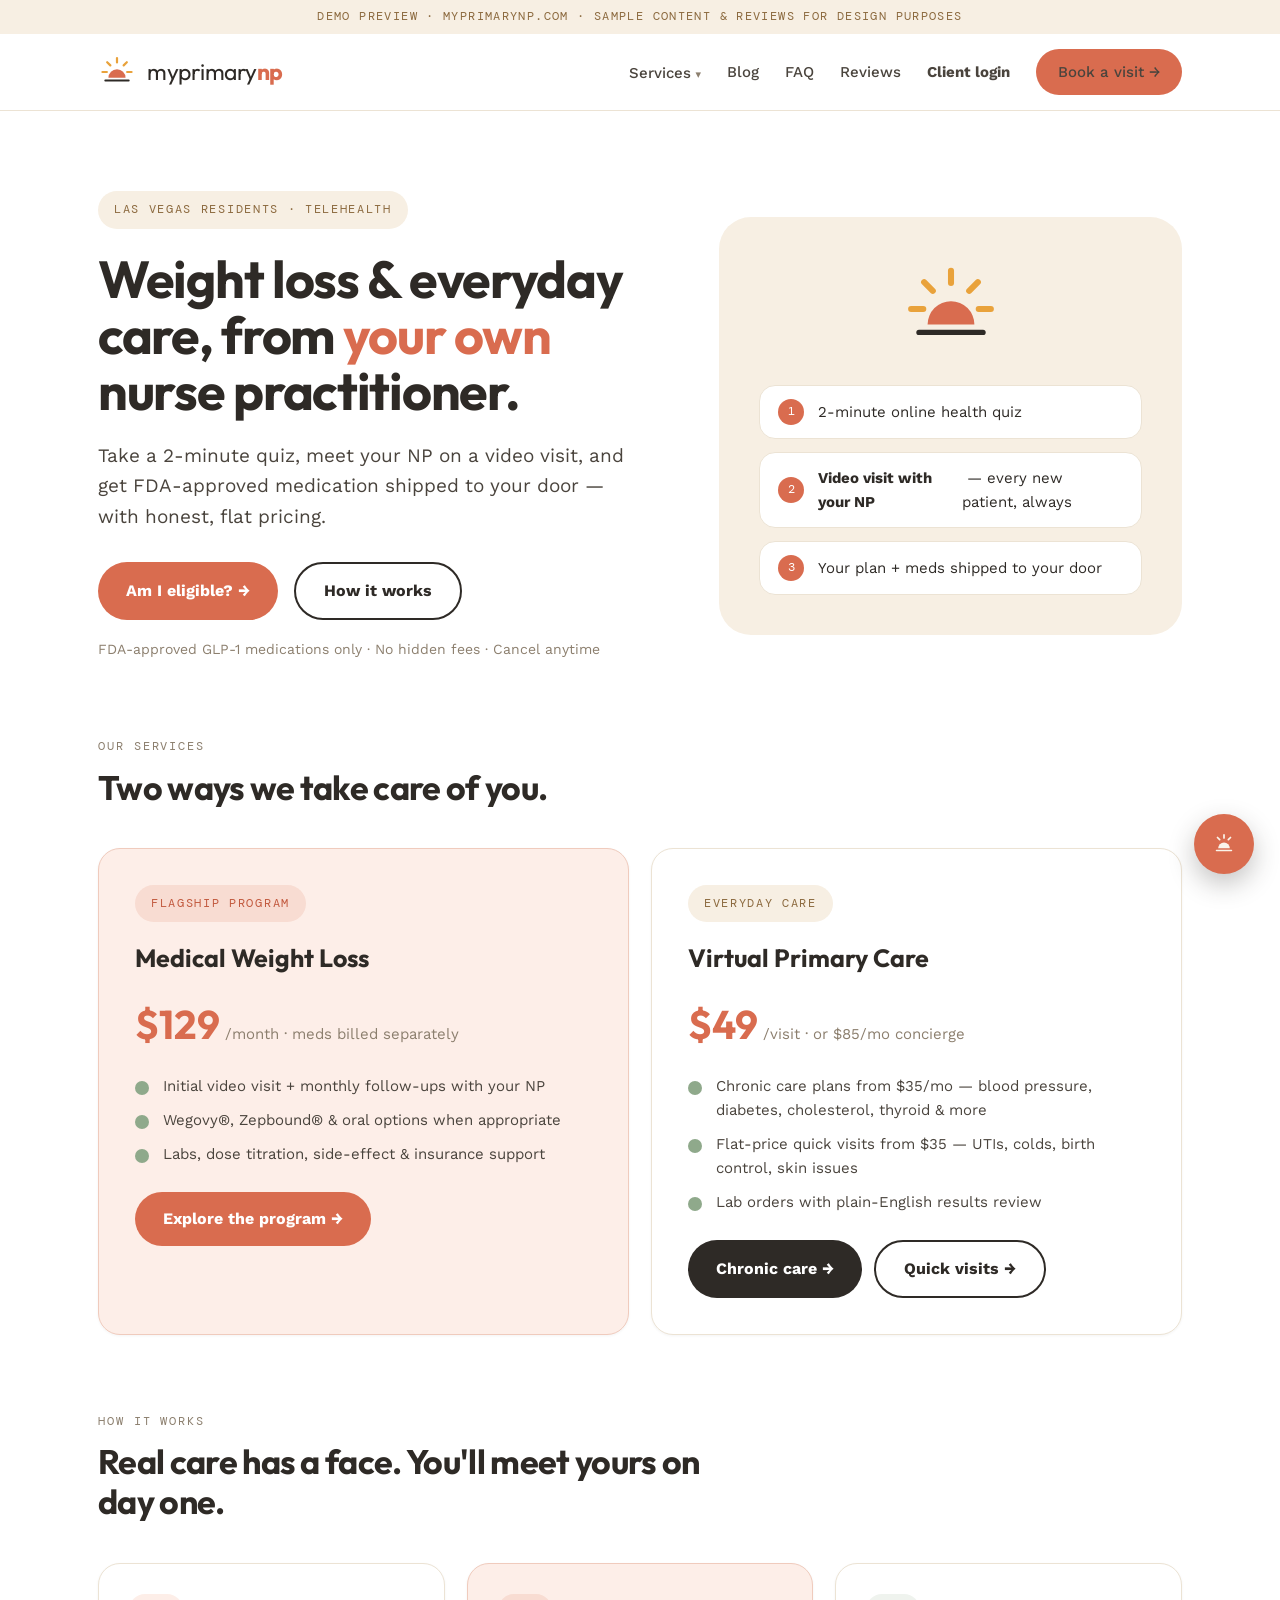
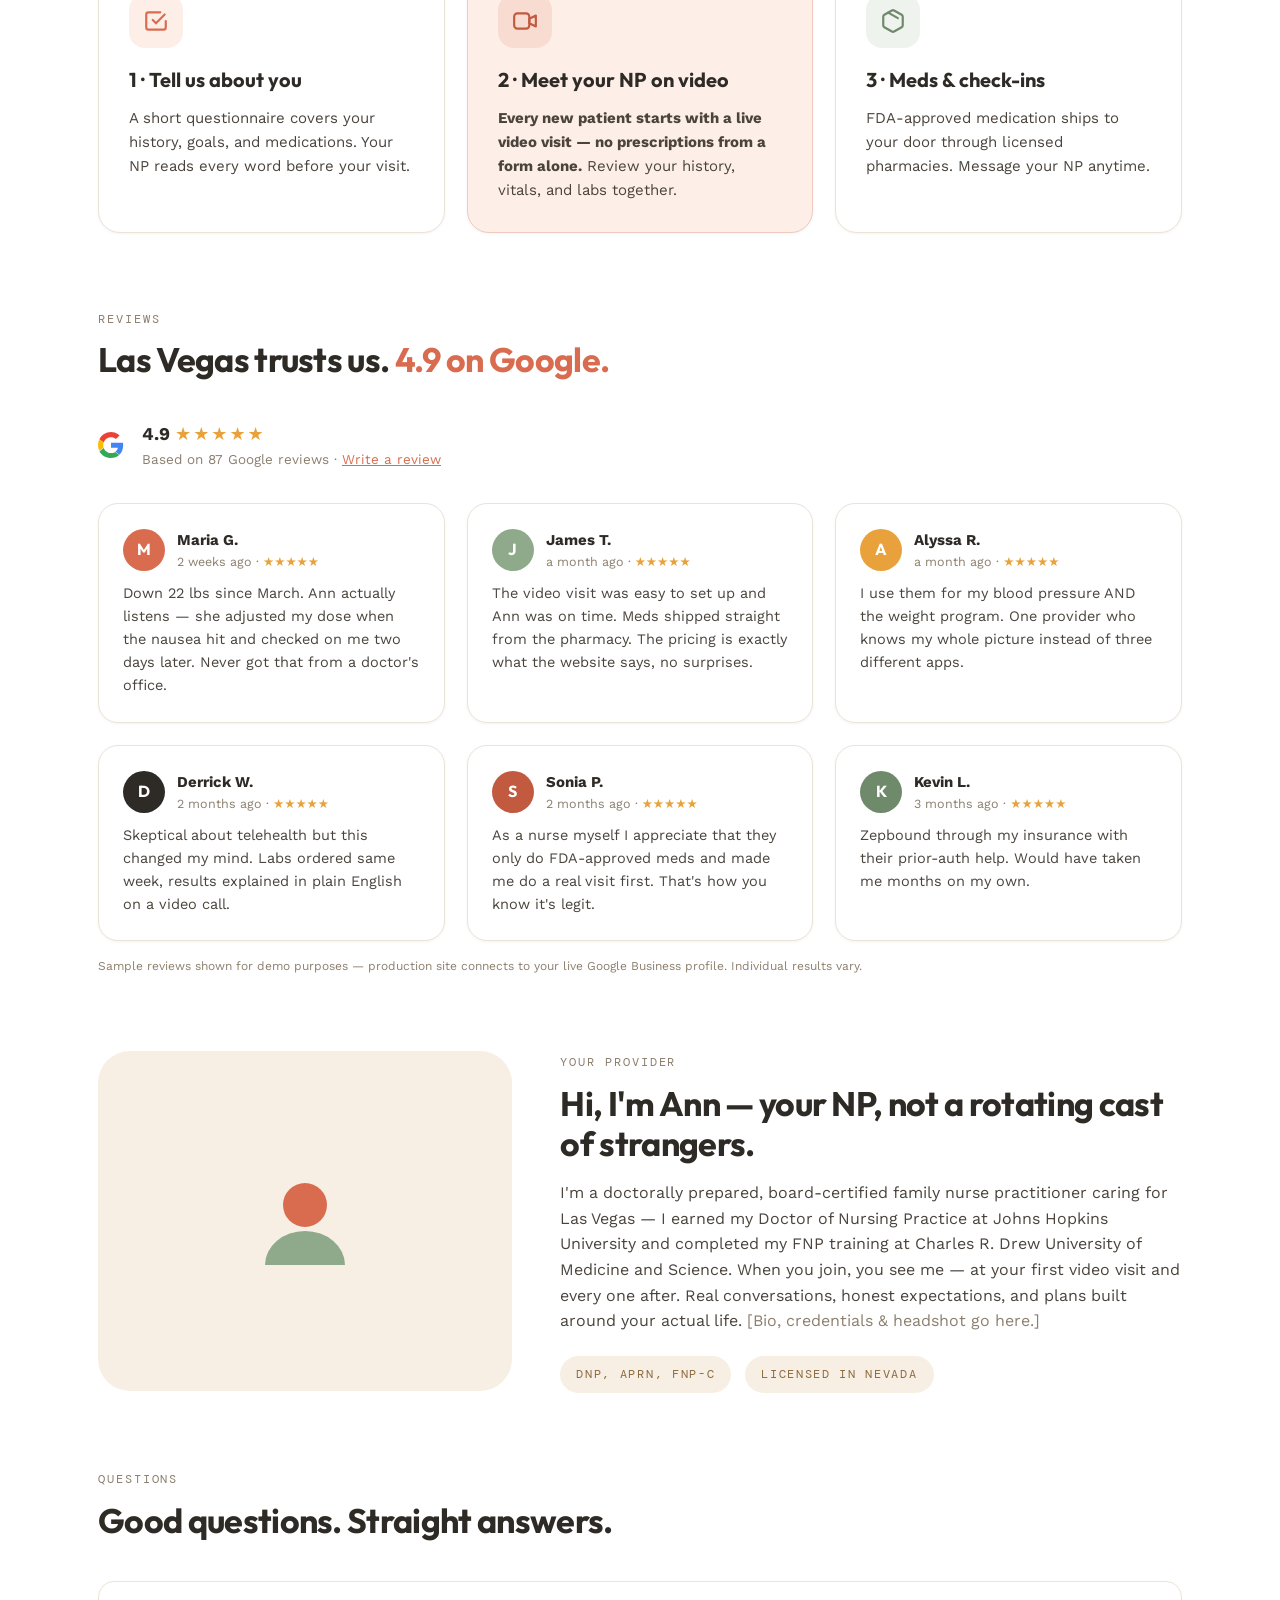
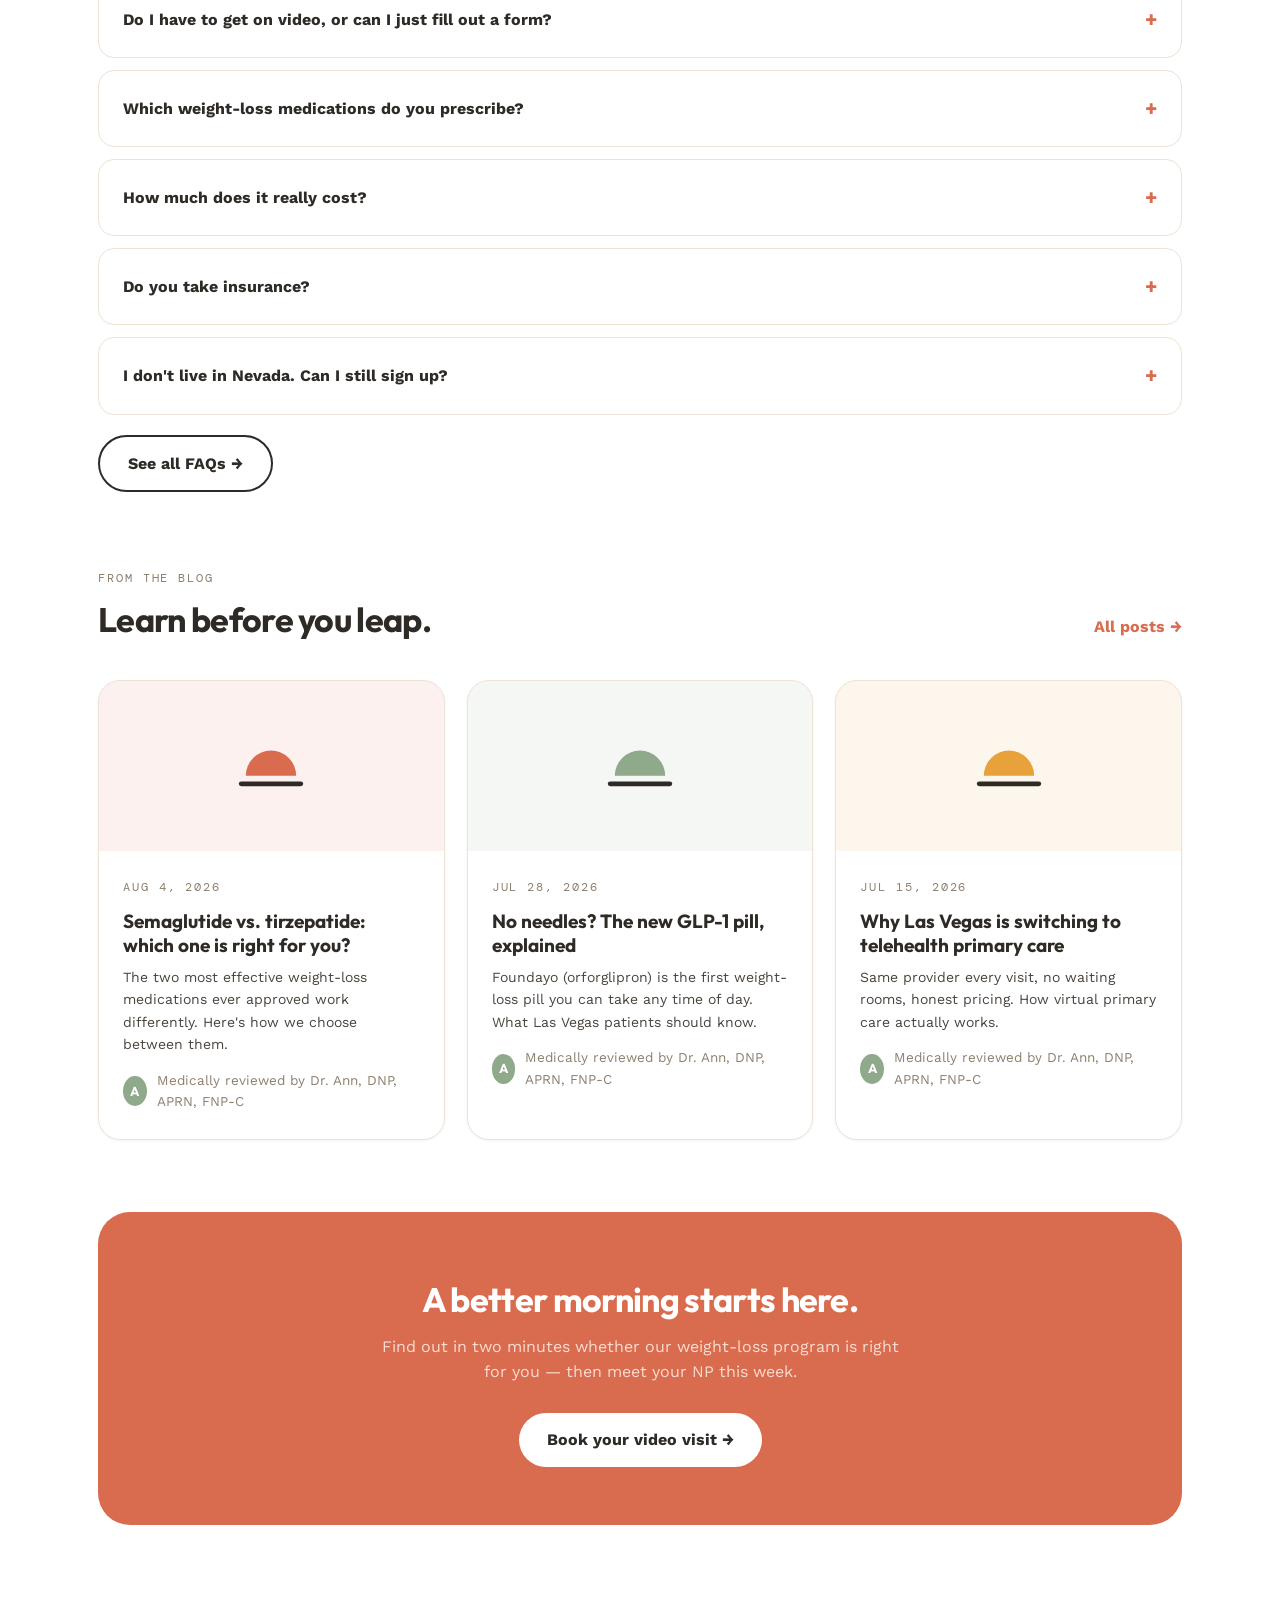
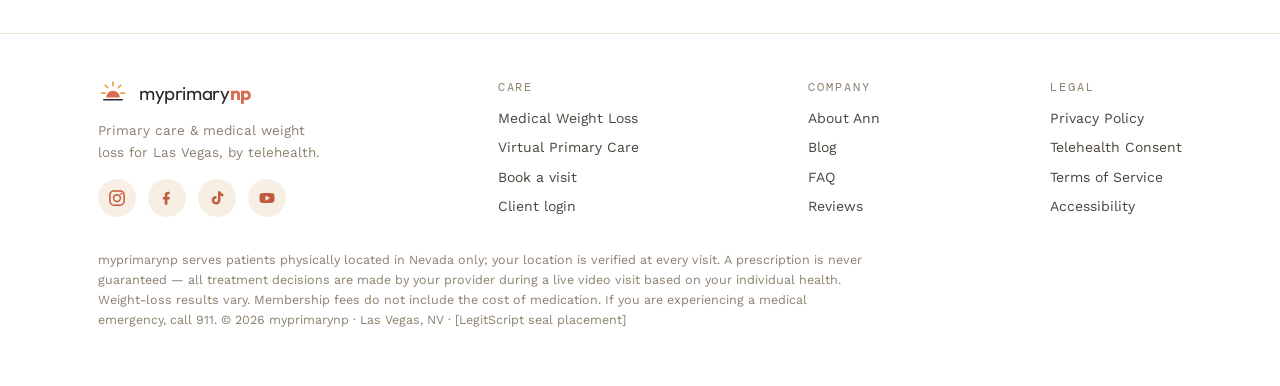
<file: index.html>
<!DOCTYPE html>
<html lang="en">
<head>
<meta charset="utf-8">
<meta name="viewport" content="width=device-width, initial-scale=1">
<title>myprimarynp — Weight loss & primary care telehealth in Las Vegas</title>
<meta name="description" content="FDA-approved GLP-1 weight loss programs and virtual primary care for Las Vegas, from a board-certified nurse practitioner. Video visits, flat pricing.">
<link rel="preconnect" href="https://fonts.googleapis.com">
<link href="https://fonts.googleapis.com/css2?family=Outfit:wght@400;500;700&family=Work+Sans:ital,wght@0,400;0,500;0,700;1,400&family=DM+Mono&display=swap" rel="stylesheet">
<link rel="stylesheet" href="styles.css">
<link rel="icon" type="image/svg+xml" href='data:image/svg+xml,<svg xmlns="http://www.w3.org/2000/svg" viewBox="0 0 120 120"><rect x="4" y="4" width="112" height="112" rx="28" fill="%23D96C4F"/><g stroke="%23FAF4EA" stroke-width="7" stroke-linecap="round"><line x1="60" y1="24" x2="60" y2="36"/><line x1="34" y1="35" x2="43" y2="44"/><line x1="86" y1="35" x2="77" y2="44"/></g><path d="M 36 80 A 24 24 0 0 1 84 80 Z" fill="%23FAF4EA"/><rect x="28" y="86" width="64" height="6" rx="3" fill="%23FAF4EA"/></svg>'>
</head>
<body>
<div class="demo-note">Demo preview · myprimarynp.com · sample content &amp; reviews for design purposes</div>
<nav class="top">
  <div class="wrap nav-inner">
    <a class="logo" href="index.html"><svg width="38" height="38" viewBox="0 0 120 120"><g stroke="#E9A23B" stroke-width="7" stroke-linecap="round"><line x1="60" y1="16" x2="60" y2="30"/><line x1="29" y1="29" x2="39" y2="39"/><line x1="91" y1="29" x2="81" y2="39"/><line x1="14" y1="60" x2="28" y2="60"/><line x1="106" y1="60" x2="92" y2="60"/></g><path d="M 33 78 A 27 27 0 0 1 87 78 Z" fill="#D96C4F"/><rect x="20" y="84" width="80" height="6" rx="3" fill="#2E2A26"/></svg><span class="word">myprimary<b>np</b></span></a>
    <div class="nav-links">
      <div class="dropdown">
        <a href="#">Services</a>
        <div class="menu">
          <a href="weight-loss.html"><b>Medical Weight Loss</b><small>GLP-1 programs · $129/mo</small></a>
          <a href="primary-care.html"><b>Virtual Primary Care</b><small>Visits from $49</small></a>
          <a href="primary-care.html#chronic"><b>Chronic Care</b><small>Ongoing plans from $35/mo</small></a>
          <a href="primary-care.html#quick"><b>Quick Visits</b><small>Same-week care from $35</small></a>
        </div>
      </div>
      <a href="blog.html">Blog</a>
      <a href="faq.html">FAQ</a>
      <a href="index.html#reviews">Reviews</a>
      <a href="portal.html" style="font-weight:700">Client login</a>
      <a class="btn btn-clay btn-sm" href="book.html">Book a visit →</a>
    </div>
  </div>
</nav>
<header class="hero">
  <div class="wrap hero-grid">
    <div>
      <span class="badge">Las Vegas residents · Telehealth</span>
      <h1 style="margin-top:22px">Weight loss &amp; everyday care, from <em>your own</em> nurse practitioner.</h1>
      <p class="lead">Take a 2-minute quiz, meet your NP on a video visit, and get FDA-approved medication shipped to your door — with honest, flat pricing.</p>
      <div style="display:flex;gap:16px;flex-wrap:wrap">
        <a class="btn btn-clay" href="book.html">Am I eligible? →</a>
        <a class="btn btn-ghost" href="#how">How it works</a>
      </div>
      <div style="margin-top:18px;font-size:14px;color:var(--ink-mute)">FDA-approved GLP-1 medications only · No hidden fees · Cancel anytime</div>
    </div>
    <div class="hero-art">
      <svg width="104" height="104" viewBox="0 0 120 120"><g stroke="#E9A23B" stroke-width="7" stroke-linecap="round"><line x1="60" y1="16" x2="60" y2="30"/><line x1="29" y1="29" x2="39" y2="39"/><line x1="91" y1="29" x2="81" y2="39"/><line x1="14" y1="60" x2="28" y2="60"/><line x1="106" y1="60" x2="92" y2="60"/></g><path d="M 33 78 A 27 27 0 0 1 87 78 Z" fill="#D96C4F"/><rect x="20" y="84" width="80" height="6" rx="3" fill="#2E2A26"/></svg>
      <div class="steps-mini">
        <div class="step-mini"><span class="n">1</span>2-minute online health quiz</div>
        <div class="step-mini"><span class="n">2</span><b>Video visit with your NP</b>&nbsp;— every new patient, always</div>
        <div class="step-mini"><span class="n">3</span>Your plan + meds shipped to your door</div>
      </div>
    </div>
  </div>
</header>

<section id="services" style="padding-top:8px">
  <div class="wrap">
    <div class="sec-head"><span class="mono">Our services</span><h2>Two ways we take care of you.</h2></div>
    <div class="cards2">
      <div class="card hl" style="padding:36px">
        <span class="badge" style="background:#F8DCD2;color:#C25A3F">Flagship program</span>
        <h3 class="card-t" style="font-size:25px;margin-top:16px">Medical Weight Loss</h3>
        <div class="price">$129<small> /month · meds billed separately</small></div>
        <ul class="feat">
          <li>Initial video visit + monthly follow-ups with your NP</li>
          <li>Wegovy®, Zepbound® &amp; oral options when appropriate</li>
          <li>Labs, dose titration, side-effect &amp; insurance support</li>
        </ul>
        <a class="btn btn-clay" href="weight-loss.html">Explore the program →</a>
      </div>
      <div class="card" style="padding:36px">
        <span class="badge">Everyday care</span>
        <h3 class="card-t" style="font-size:25px;margin-top:16px">Virtual Primary Care</h3>
        <div class="price">$49<small> /visit · or $85/mo concierge</small></div>
        <ul class="feat">
          <li>Chronic care plans from $35/mo — blood pressure, diabetes, cholesterol, thyroid &amp; more</li>
          <li>Flat-price quick visits from $35 — UTIs, colds, birth control, skin issues</li>
          <li>Lab orders with plain-English results review</li>
        </ul>
        <div style="display:flex;gap:12px;flex-wrap:wrap">
          <a class="btn btn-ink" href="primary-care.html#chronic">Chronic care →</a>
          <a class="btn btn-ghost" href="primary-care.html#quick">Quick visits →</a>
        </div>
      </div>
    </div>
  </div>
</section>

<section id="how" style="padding-top:8px">
  <div class="wrap">
    <div class="sec-head"><span class="mono">How it works</span><h2>Real care has a face. You'll meet yours on day one.</h2></div>
    <div class="cards3">
      <div class="card"><div class="icon-tile" style="background:#FDEEE8"><svg width="26" height="26" viewBox="0 0 24 24" fill="none" stroke="#D96C4F" stroke-width="2" stroke-linecap="round"><path d="M9 11l3 3 8-8"/><path d="M21 12v6a2 2 0 0 1-2 2H5a2 2 0 0 1-2-2V6a2 2 0 0 1 2-2h11"/></svg></div>
        <h3 class="card-t">1 · Tell us about you</h3><p>A short questionnaire covers your history, goals, and medications. Your NP reads every word before your visit.</p></div>
      <div class="card hl"><div class="icon-tile" style="background:#F8DCD2"><svg width="26" height="26" viewBox="0 0 24 24" fill="none" stroke="#C25A3F" stroke-width="2" stroke-linecap="round" stroke-linejoin="round"><rect x="2" y="5" width="14" height="14" rx="3"/><path d="M16 10l6-3v10l-6-3z"/></svg></div>
        <h3 class="card-t">2 · Meet your NP on video</h3><p><b>Every new patient starts with a live video visit — no prescriptions from a form alone.</b> Review your history, vitals, and labs together.</p></div>
      <div class="card"><div class="icon-tile" style="background:#EFF3EE"><svg width="26" height="26" viewBox="0 0 24 24" fill="none" stroke="#6E8A6A" stroke-width="2" stroke-linecap="round" stroke-linejoin="round"><path d="M16.5 9.4L7.55 4.24"/><path d="M21 16V8a2 2 0 0 0-1-1.73l-7-4a2 2 0 0 0-2 0l-7 4A2 2 0 0 0 3 8v8a2 2 0 0 0 1 1.73l7 4a2 2 0 0 0 2 0l7-4A2 2 0 0 0 21 16z"/></svg></div>
        <h3 class="card-t">3 · Meds &amp; check-ins</h3><p>FDA-approved medication ships to your door through licensed pharmacies. Message your NP anytime.</p></div>
    </div>
  </div>
</section>

<section id="reviews" style="padding-top:8px">
  <div class="wrap">
    <div class="sec-head"><span class="mono">Reviews</span><h2>Las Vegas trusts us. <em>4.9 on Google.</em></h2></div>
    <div class="gsum"><svg width="26" height="26" viewBox="0 0 48 48"><path fill="#EA4335" d="M24 9.5c3.5 0 6.6 1.2 9.1 3.6l6.8-6.8C35.7 2.4 30.2 0 24 0 14.6 0 6.5 5.4 2.6 13.2l7.9 6.2C12.4 13.4 17.7 9.5 24 9.5z"/><path fill="#4285F4" d="M46.5 24.5c0-1.6-.1-3.1-.4-4.5H24v9h12.7c-.6 3-2.2 5.5-4.7 7.2l7.4 5.8c4.4-4.1 7.1-10.1 7.1-17.5z"/><path fill="#FBBC05" d="M10.5 28.6c-.5-1.5-.8-3-.8-4.6s.3-3.1.8-4.6l-7.9-6.2C.9 16.5 0 20.1 0 24s.9 7.5 2.6 10.8l7.9-6.2z"/><path fill="#34A853" d="M24 48c6.2 0 11.4-2 15.2-5.5l-7.4-5.8c-2 1.4-4.7 2.2-7.8 2.2-6.3 0-11.6-3.9-13.5-9.3l-7.9 6.2C6.5 42.6 14.6 48 24 48z"/></svg><div><b style="font-size:18px">4.9</b> <span class="stars">★★★★★</span><div style="font-size:13.5px;color:var(--ink-mute)">Based on 87 Google reviews · <a href="#">Write a review</a></div></div></div>
    <div class="cards3"><div class="review"><div class="who"><div class="av" style="background:#D96C4F">M</div><div><div class="name">Maria G.</div><div class="when">2 weeks ago · <span style="color:var(--gold)">★★★★★</span></div></div></div><p>Down 22 lbs since March. Ann actually listens — she adjusted my dose when the nausea hit and checked on me two days later. Never got that from a doctor's office.</p></div>
<div class="review"><div class="who"><div class="av" style="background:#8FA98B">J</div><div><div class="name">James T.</div><div class="when">a month ago · <span style="color:var(--gold)">★★★★★</span></div></div></div><p>The video visit was easy to set up and Ann was on time. Meds shipped straight from the pharmacy. The pricing is exactly what the website says, no surprises.</p></div>
<div class="review"><div class="who"><div class="av" style="background:#E9A23B">A</div><div><div class="name">Alyssa R.</div><div class="when">a month ago · <span style="color:var(--gold)">★★★★★</span></div></div></div><p>I use them for my blood pressure AND the weight program. One provider who knows my whole picture instead of three different apps.</p></div>
<div class="review"><div class="who"><div class="av" style="background:#2E2A26">D</div><div><div class="name">Derrick W.</div><div class="when">2 months ago · <span style="color:var(--gold)">★★★★★</span></div></div></div><p>Skeptical about telehealth but this changed my mind. Labs ordered same week, results explained in plain English on a video call.</p></div>
<div class="review"><div class="who"><div class="av" style="background:#C25A3F">S</div><div><div class="name">Sonia P.</div><div class="when">2 months ago · <span style="color:var(--gold)">★★★★★</span></div></div></div><p>As a nurse myself I appreciate that they only do FDA-approved meds and made me do a real visit first. That's how you know it's legit.</p></div>
<div class="review"><div class="who"><div class="av" style="background:#6E8A6A">K</div><div><div class="name">Kevin L.</div><div class="when">3 months ago · <span style="color:var(--gold)">★★★★★</span></div></div></div><p>Zepbound through my insurance with their prior-auth help. Would have taken me months on my own.</p></div></div>
    <p style="font-size:12px;color:var(--ink-mute);margin-top:16px">Sample reviews shown for demo purposes — production site connects to your live Google Business profile. Individual results vary.</p>
  </div>
</section>

<section id="about" style="padding-top:8px">
  <div class="wrap" style="display:grid;grid-template-columns:.8fr 1.2fr;gap:48px;align-items:center">
    <div style="background:var(--linen-2);border-radius:32px;height:340px;display:flex;align-items:center;justify-content:center">
      <svg width="120" height="120" viewBox="0 0 120 120"><circle cx="60" cy="44" r="22" fill="#D96C4F"/><path d="M 20 104 a 40 34 0 0 1 80 0 Z" fill="#8FA98B"/></svg>
    </div>
    <div>
      <span class="mono">Your provider</span>
      <h2>Hi, I'm Ann — your NP, not a rotating cast of strangers.</h2>
      <p style="margin-top:16px;color:var(--ink-soft)">I'm a doctorally prepared, board-certified family nurse practitioner caring for Las Vegas — I earned my Doctor of Nursing Practice at Johns Hopkins University and completed my FNP training at Charles R. Drew University of Medicine and Science. When you join, you see me — at your first video visit and every one after. Real conversations, honest expectations, and plans built around your actual life. <span style="color:var(--ink-mute)">[Bio, credentials &amp; headshot go here.]</span></p>
      <div style="margin-top:22px;display:flex;gap:14px;flex-wrap:wrap"><span class="badge">DNP, APRN, FNP-C</span><span class="badge">Licensed in Nevada</span></div>
    </div>
  </div>
</section>

<section style="padding-top:8px">
  <div class="wrap">
    <div class="sec-head"><span class="mono">Questions</span><h2>Good questions. Straight answers.</h2></div>
    <details class="faq"><summary>Do I have to get on video, or can I just fill out a form?</summary><div class="a">Every new patient starts with a live video visit — it's how good medicine works, and it's the safest way to prescribe in Nevada. After that first visit, quick questionnaire check-ins handle most refills.</div></details>
<details class="faq"><summary>Which weight-loss medications do you prescribe?</summary><div class="a">FDA-approved GLP-1 and dual-agonist medications only: Wegovy® (semaglutide, injection or daily pill), Zepbound® (tirzepatide), and Foundayo® (orforglipron, a once-daily pill). We never prescribe compounded copies.</div></details>
<details class="faq"><summary>How much does it really cost?</summary><div class="a">Weight loss membership is $129/month — visits, dose adjustments, messaging, labs coordination, and prior-auth help. Medication is billed separately: through insurance, or at the manufacturers' published cash prices (roughly $149–$449/month depending on the drug and dose).</div></details>
<details class="faq"><summary>Do you take insurance?</summary><div class="a">Your membership is self-pay, but we work with your insurance for the medication itself — including prior authorizations for Wegovy and Zepbound, and the Medicare $50/month Bridge program for those who qualify.</div></details>
<details class="faq"><summary>I don't live in Nevada. Can I still sign up?</summary><div class="a">Not yet — we're licensed in Nevada and see patients who are physically in Nevada at the time of their visit. We verify location at every appointment.</div></details>
    <div style="margin-top:20px"><a class="btn btn-ghost" href="faq.html">See all FAQs →</a></div>
  </div>
</section>

<section style="padding-top:8px">
  <div class="wrap">
    <div class="sec-head" style="display:flex;justify-content:space-between;align-items:end;max-width:none"><div><span class="mono">From the blog</span><h2>Learn before you leap.</h2></div><a href="blog.html" style="font-weight:700;text-decoration:none">All posts →</a></div>
    <div class="cards3"><a class="post-card" href="blog-semaglutide-vs-tirzepatide.html">
      <div class="thumb" style="background:#D96C4F18"><svg width="84" height="84" viewBox="0 0 120 120"><path d="M 24 74 A 36 36 0 0 1 96 74 Z" fill="#D96C4F"/><rect x="14" y="82" width="92" height="7" rx="3.5" fill="#2E2A26"/></svg></div>
      <div class="pc-body"><span class="mono">Aug 4, 2026</span><h3>Semaglutide vs. tirzepatide: which one is right for you?</h3><p>The two most effective weight-loss medications ever approved work differently. Here's how we choose between them.</p>
      <div class="byline"><span class="dot">A</span> Medically reviewed by Dr. Ann, DNP, APRN, FNP-C</div></div></a>
<a class="post-card" href="blog-glp1-pill.html">
      <div class="thumb" style="background:#8FA98B18"><svg width="84" height="84" viewBox="0 0 120 120"><path d="M 24 74 A 36 36 0 0 1 96 74 Z" fill="#8FA98B"/><rect x="14" y="82" width="92" height="7" rx="3.5" fill="#2E2A26"/></svg></div>
      <div class="pc-body"><span class="mono">Jul 28, 2026</span><h3>No needles? The new GLP-1 pill, explained</h3><p>Foundayo (orforglipron) is the first weight-loss pill you can take any time of day. What Las Vegas patients should know.</p>
      <div class="byline"><span class="dot">A</span> Medically reviewed by Dr. Ann, DNP, APRN, FNP-C</div></div></a>
<a class="post-card" href="blog-telehealth-primary-care.html">
      <div class="thumb" style="background:#E9A23B18"><svg width="84" height="84" viewBox="0 0 120 120"><path d="M 24 74 A 36 36 0 0 1 96 74 Z" fill="#E9A23B"/><rect x="14" y="82" width="92" height="7" rx="3.5" fill="#2E2A26"/></svg></div>
      <div class="pc-body"><span class="mono">Jul 15, 2026</span><h3>Why Las Vegas is switching to telehealth primary care</h3><p>Same provider every visit, no waiting rooms, honest pricing. How virtual primary care actually works.</p>
      <div class="byline"><span class="dot">A</span> Medically reviewed by Dr. Ann, DNP, APRN, FNP-C</div></div></a></div>
  </div>
</section>

<section style="padding-top:8px">
  <div class="wrap"><div class="band"><h2>A better morning starts here.</h2><p>Find out in two minutes whether our weight-loss program is right for you — then meet your NP this week.</p><a class="btn" href="book.html">Book your video visit →</a></div></div>
</section>

<footer>
  <div class="wrap">
    <div class="foot-grid">
      <div>
        <a class="logo" href="index.html"><svg width="30" height="30" viewBox="0 0 120 120"><g stroke="#E9A23B" stroke-width="7" stroke-linecap="round"><line x1="60" y1="16" x2="60" y2="30"/><line x1="29" y1="29" x2="39" y2="39"/><line x1="91" y1="29" x2="81" y2="39"/><line x1="14" y1="60" x2="28" y2="60"/><line x1="106" y1="60" x2="92" y2="60"/></g><path d="M 33 78 A 27 27 0 0 1 87 78 Z" fill="#D96C4F"/><rect x="20" y="84" width="80" height="6" rx="3" fill="#2E2A26"/></svg><span class="word" style="font-size:19px">myprimary<b>np</b></span></a>
        <p style="font-size:13.5px;color:var(--ink-mute);margin-top:12px;max-width:230px">Primary care &amp; medical weight loss for Las Vegas, by telehealth.</p>
        <div class="social">
  <a href="#" aria-label="Instagram"><svg width="18" height="18" viewBox="0 0 24 24" fill="none" stroke="#C25A3F" stroke-width="2" stroke-linecap="round"><rect x="2.5" y="2.5" width="19" height="19" rx="5.5"/><circle cx="12" cy="12" r="4.5"/><circle cx="17.8" cy="6.2" r="1.3" fill="#C25A3F" stroke="none"/></svg></a>
  <a href="#" aria-label="Facebook"><svg width="18" height="18" viewBox="0 0 24 24" fill="#C25A3F"><path d="M15.5 3.5H13c-2.2 0-4 1.8-4 4v3H6.5v3.5H9V21h3.5v-7h2.7l.55-3.5H12.5v-2.4c0-.6.5-1.1 1.1-1.1h1.9z"/></svg></a>
  <a href="#" aria-label="TikTok"><svg width="18" height="18" viewBox="0 0 24 24" fill="#C25A3F"><path d="M16.6 3c.4 1.9 1.7 3.4 3.9 3.7v3.1c-1.5 0-2.8-.4-3.9-1.2v5.9c0 3.7-2.6 6-5.9 6-3.1 0-5.7-2.2-5.7-5.5 0-3.6 3-5.8 6.4-5.5v3.2c-1.6-.4-3.2.6-3.2 2.3 0 1.5 1.2 2.4 2.5 2.4 1.5 0 2.7-1 2.7-3.1V3z"/></svg></a>
  <a href="#" aria-label="YouTube"><svg width="18" height="18" viewBox="0 0 24 24" fill="#C25A3F"><path d="M22 12c0-2.2-.2-3.8-.5-4.6-.3-.9-1-1.5-1.9-1.7C17.9 5.3 12 5.3 12 5.3s-5.9 0-7.6.4c-.9.2-1.6.8-1.9 1.7C2.2 8.2 2 9.8 2 12s.2 3.8.5 4.6c.3.9 1 1.4 1.9 1.7 1.7.4 7.6.4 7.6.4s5.9 0 7.6-.4c-.9-.2 1.6-.8 1.9-1.7.3-.8.5-2.4.5-4.6zM10 15.5v-7l6 3.5z"/></svg></a>
</div>
      </div>
      <div class="col"><div class="mono">Care</div><a href="weight-loss.html">Medical Weight Loss</a><a href="primary-care.html">Virtual Primary Care</a><a href="book.html">Book a visit</a><a href="portal.html">Client login</a></div>
      <div class="col"><div class="mono">Company</div><a href="index.html#about">About Ann</a><a href="blog.html">Blog</a><a href="faq.html">FAQ</a><a href="index.html#reviews">Reviews</a></div>
      <div class="col"><div class="mono">Legal</div><a href="#">Privacy Policy</a><a href="#">Telehealth Consent</a><a href="#">Terms of Service</a><a href="#">Accessibility</a></div>
    </div>
    <p class="disclaimer">myprimarynp serves patients physically located in Nevada only; your location is verified at every visit. A prescription is never guaranteed — all treatment decisions are made by your provider during a live video visit based on your individual health. Weight-loss results vary. Membership fees do not include the cost of medication. If you are experiencing a medical emergency, call 911. © 2026 myprimarynp · Las Vegas, NV · [LegitScript seal placement]</p>
  </div>
</footer>
<script src="chat.js" defer></script>
</body>
</html>
</file>
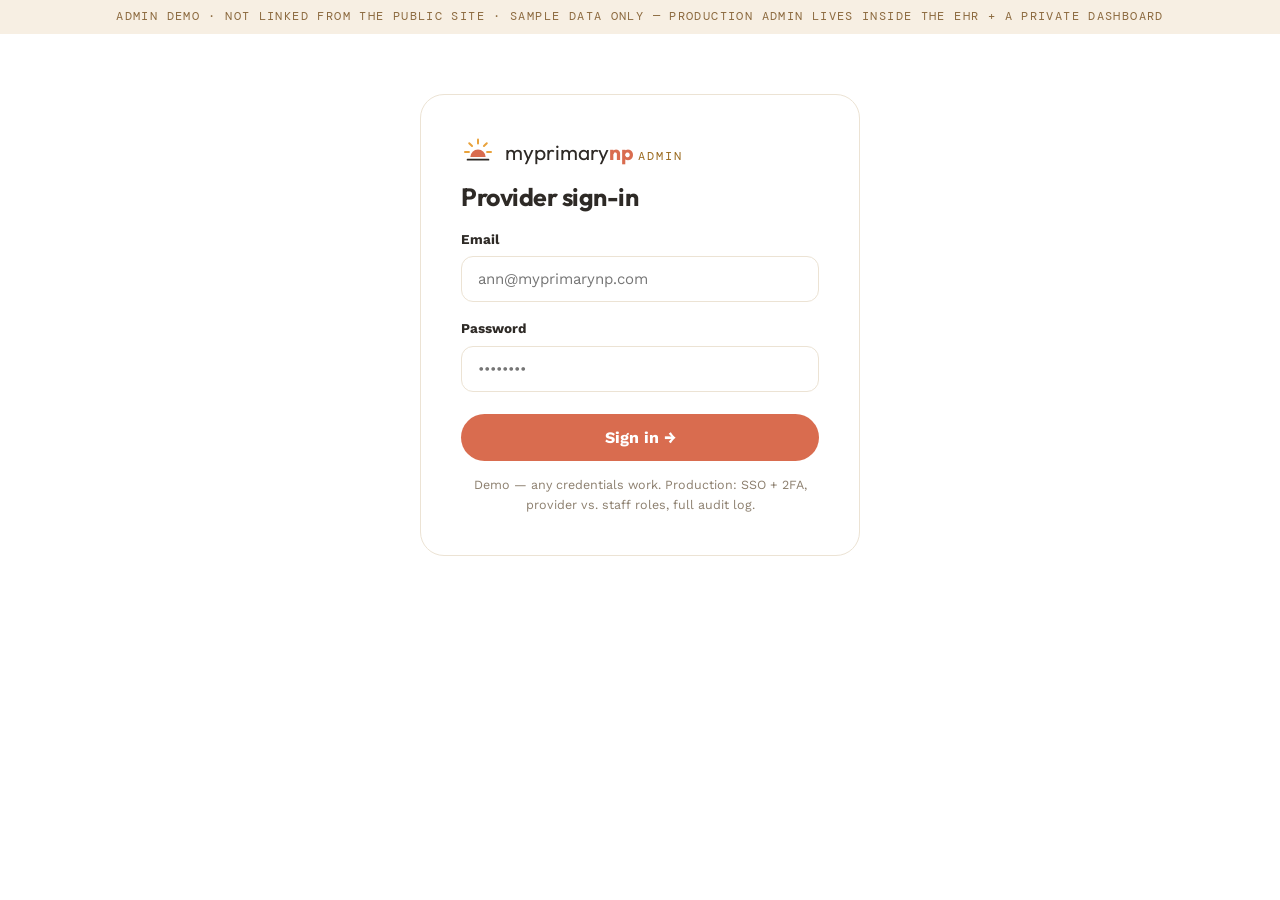
<file: admin.html>
<!DOCTYPE html>
<html lang="en">
<head>
<meta charset="utf-8">
<meta name="viewport" content="width=device-width, initial-scale=1">
<title>Admin — myprimarynp</title>
<link rel="preconnect" href="https://fonts.googleapis.com">
<link href="https://fonts.googleapis.com/css2?family=Outfit:wght@400;500;700&family=Work+Sans:ital,wght@0,400;0,500;0,700;1,400&family=DM+Mono&display=swap" rel="stylesheet">
<link rel="stylesheet" href="styles.css">
<style>
  body{background:#FFFFFF}
  /* SHELL */
  .shell{display:grid;grid-template-columns:248px 1fr;min-height:100vh}
  aside{background:var(--ink);color:#D8CFC2;padding:22px 14px;position:sticky;top:0;height:100vh;overflow-y:auto}
  aside .logo{display:flex;align-items:center;gap:10px;padding:6px 10px 18px;border-bottom:1px solid #4A443D;margin-bottom:14px}
  aside .logo .word{font-family:'Outfit',sans-serif;font-size:19px;color:var(--linen)}
  aside .logo .word b{color:var(--gold);font-weight:700}
  aside .grp{font-family:'DM Mono',monospace;font-size:10.5px;letter-spacing:.16em;text-transform:uppercase;color:#8C7F6E;padding:16px 10px 8px}
  aside button.nav{display:flex;align-items:center;gap:10px;width:100%;text-align:left;background:none;border:none;color:#D8CFC2;font-family:'Work Sans',sans-serif;font-size:14px;font-weight:500;padding:10px 12px;border-radius:10px;cursor:pointer}
  aside button.nav:hover{background:#4A443D}
  aside button.nav.on{background:var(--clay);color:#fff;font-weight:700}
  aside button.nav .cnt{margin-left:auto;background:var(--gold);color:var(--ink);font-family:'DM Mono',monospace;font-size:10.5px;border-radius:999px;padding:2px 8px}
  aside .foot{margin-top:18px;padding:14px 10px;border-top:1px solid #4A443D;font-size:12.5px}
  aside .foot a{color:var(--gold);text-decoration:none}
  main{padding:34px 40px 60px;max-width:1160px}
  .pagehead{display:flex;justify-content:space-between;align-items:end;gap:14px;flex-wrap:wrap;margin-bottom:22px}
  .pagehead h2{font-size:30px}
  .panel-note{font-size:13px;color:var(--ink-mute);margin-top:6px}
  /* WIDGETS */
  .kpis{display:grid;grid-template-columns:repeat(5,1fr);gap:14px;margin-bottom:24px}
  .kpi{background:var(--card);border:1px solid var(--line);border-radius:16px;padding:18px}
  .kpi .v{font-family:'Outfit',sans-serif;font-weight:700;font-size:26px}
  .kpi .l{font-size:12.5px;color:var(--ink-mute)}
  .row-item{display:flex;justify-content:space-between;align-items:center;gap:14px;background:var(--card);border:1px solid var(--line);border-radius:14px;padding:14px 18px;margin-bottom:10px;font-size:14.5px}
  .row-item .sub{font-size:12.5px;color:var(--ink-mute)}
  .chip{font-family:'DM Mono',monospace;font-size:11px;letter-spacing:.1em;text-transform:uppercase;padding:5px 12px;border-radius:999px;white-space:nowrap}
  .chip.ok{background:#EFF3EE;color:#4F6B4B}
  .chip.warn{background:#FBEEDD;color:#9A6A1F}
  .chip.new{background:#FDEEE8;color:#C25A3F}
  .btn-xs{font-family:'Work Sans',sans-serif;font-weight:700;font-size:13px;padding:8px 16px;border-radius:999px;border:none;cursor:pointer;background:var(--clay);color:#fff}
  .btn-xs.ghost{background:transparent;border:1.5px solid var(--ink);color:var(--ink)}
  .two{display:grid;grid-template-columns:1.15fr .85fr;gap:20px}
  .agent{display:flex;justify-content:space-between;align-items:flex-start;gap:14px;background:var(--card);border:1px solid var(--line);border-radius:16px;padding:18px 20px;margin-bottom:12px}
  .agent .nm{font-family:'Outfit',sans-serif;font-weight:700;font-size:16px}
  .agent p{font-size:13.5px;color:var(--ink-soft);margin-top:4px}
  .agent .meta{font-family:'DM Mono',monospace;font-size:11px;color:var(--ink-mute);margin-top:8px;letter-spacing:.06em}
  .log{background:var(--ink);color:#D8CFC2;border-radius:16px;padding:20px;font-family:'DM Mono',monospace;font-size:12.5px;line-height:2;max-height:420px;overflow:auto}
  .log .t{color:#8C7F6E}.log .g{color:#9FBF9A}.log .o{color:#E9A23B}
  .draft{background:var(--card);border:1px solid var(--line);border-radius:16px;padding:20px;margin-bottom:12px}
  .draft h4{font-family:'Outfit',sans-serif;font-size:16px;margin-bottom:6px}
  .draft p{font-size:13.5px;color:var(--ink-soft)}
  /* SETTINGS */
  .set-card{background:var(--card);border:1px solid var(--line);border-radius:18px;padding:26px 28px;margin-bottom:18px}
  .set-card h3{font-family:'Outfit',sans-serif;font-weight:700;font-size:18px;margin-bottom:4px}
  .set-card .desc{font-size:13px;color:var(--ink-mute);margin-bottom:14px}
  .set-row{display:flex;justify-content:space-between;align-items:center;gap:20px;padding:13px 0;border-top:1px solid var(--linen-2)}
  .set-row:first-of-type{border-top:none}
  .set-row .lab b{font-size:14.5px}
  .set-row .lab .sub{font-size:12.5px;color:var(--ink-mute)}
  .set-row input[type=text],.set-row input[type=number],.set-row select{width:240px;padding:9px 12px;font-size:14px}
  .sw{appearance:none;width:44px;height:24px;border-radius:999px;background:#D8CFC2;position:relative;cursor:pointer;transition:.2s;flex-shrink:0}
  .sw:checked{background:var(--sage-dark)}
  .sw::after{content:'';position:absolute;top:3px;left:3px;width:18px;height:18px;border-radius:50%;background:#fff;transition:.2s}
  .sw:checked::after{left:23px}
  .sw:disabled{opacity:.55;cursor:not-allowed}
  .locked{font-family:'DM Mono',monospace;font-size:10px;letter-spacing:.1em;color:#9A6A1F;background:#FBEEDD;border-radius:999px;padding:3px 9px;margin-left:8px;vertical-align:middle}
  .savebar{display:flex;justify-content:flex-end;gap:10px;margin-top:14px}
  .tab{display:none}.tab.on{display:block}
  @media(max-width:980px){.shell{grid-template-columns:1fr}aside{position:static;height:auto}.kpis{grid-template-columns:1fr 1fr}.two{grid-template-columns:1fr}}
</style>
</head>
<body>
<div class="demo-note">Admin demo · not linked from the public site · sample data only — production admin lives inside the EHR + a private dashboard</div>

<!-- LOGIN -->
<div id="alogin">
  <section style="padding:60px 0"><div class="wrap">
    <div class="login-card">
      <div style="display:flex;align-items:center;gap:10px;margin-bottom:14px"><svg width="34" height="34" viewBox="0 0 120 120"><g stroke="#E9A23B" stroke-width="7" stroke-linecap="round"><line x1="60" y1="16" x2="60" y2="30"/><line x1="29" y1="29" x2="39" y2="39"/><line x1="91" y1="29" x2="81" y2="39"/><line x1="14" y1="60" x2="28" y2="60"/><line x1="106" y1="60" x2="92" y2="60"/></g><path d="M 33 78 A 27 27 0 0 1 87 78 Z" fill="#D96C4F"/><rect x="20" y="84" width="80" height="6" rx="3" fill="#2E2A26"/></svg><span style="font-family:'Outfit',sans-serif;font-size:21px">myprimary<b style="color:var(--clay)">np</b> <span class="mono" style="color:#9A6A1F">admin</span></span></div>
      <h2 style="font-size:25px">Provider sign-in</h2>
      <form onsubmit="document.getElementById('alogin').style.display='none';document.getElementById('shell').style.display='grid';return false">
        <label for="aem">Email</label><input id="aem" type="email" required placeholder="ann@myprimarynp.com">
        <label for="apw">Password</label><input id="apw" type="password" required placeholder="••••••••">
        <button class="btn btn-clay" style="margin-top:22px;width:100%;justify-content:center" type="submit">Sign in →</button>
        <p style="font-size:12.5px;color:var(--ink-mute);margin-top:14px;text-align:center">Demo — any credentials work. Production: SSO + 2FA, provider vs. staff roles, full audit log.</p>
      </form>
    </div>
  </div></section>
</div>

<!-- SHELL -->
<div class="shell" id="shell" style="display:none">
  <aside>
    <div class="logo"><svg width="30" height="30" viewBox="0 0 120 120"><g stroke="#E9A23B" stroke-width="7" stroke-linecap="round"><line x1="60" y1="16" x2="60" y2="30"/><line x1="29" y1="29" x2="39" y2="39"/><line x1="91" y1="29" x2="81" y2="39"/><line x1="14" y1="60" x2="28" y2="60"/><line x1="106" y1="60" x2="92" y2="60"/></g><path d="M 33 78 A 27 27 0 0 1 87 78 Z" fill="#D96C4F"/><rect x="20" y="84" width="80" height="6" rx="3" fill="#FAF4EA"/></svg><span class="word">myprimary<b>np</b></span></div>
    <div class="grp">Care</div>
    <button class="nav on" onclick="go(event,'t-today')">🗓️ Dashboard</button>
    <button class="nav" onclick="go(event,'t-intake')">📋 Intake queue <span class="cnt">3</span></button>
    <button class="nav" onclick="go(event,'t-rx')">💊 Refill requests <span class="cnt">3</span></button>
    <div class="grp">Growth</div>
    <button class="nav" onclick="go(event,'t-agents')">🤖 AI agents</button>
    <button class="nav" onclick="go(event,'t-content')">📝 Content queue <span class="cnt">3</span></button>
    <button class="nav" onclick="go(event,'t-reviews')">⭐ Reviews <span class="cnt">1</span></button>
    <div class="grp">Settings</div>
    <button class="nav" onclick="go(event,'t-site')">🌐 Site settings</button>
    <button class="nav" onclick="go(event,'t-portal')">🔐 Client portal</button>
    <button class="nav" onclick="go(event,'t-patients')">🧑‍⚕️ Patient settings</button>
    <button class="nav" onclick="go(event,'t-sched')">⏰ Scheduling</button>
    <button class="nav" onclick="go(event,'t-billing')">💳 Billing &amp; payments</button>
    <button class="nav" onclick="go(event,'t-integrations')">🔌 Integrations</button>
    <button class="nav" onclick="go(event,'t-team')">👥 Team &amp; roles</button>
    <button class="nav" onclick="go(event,'t-notifs')">🔔 Notifications</button>
    <button class="nav" onclick="go(event,'t-audit')">🧾 Audit log</button>
    <div class="foot">Signed in as<br><b style="color:var(--linen)">Dr. Ann · Provider-Admin</b><br><a href="index.html">View site →</a></div>
  </aside>

  <main>

    <!-- DASHBOARD -->
    <div class="tab on" id="t-today">
      <div class="pagehead"><div><span class="mono">Tuesday, August 11</span><h2>Good morning, Ann 🌅</h2></div></div>
      <div class="kpis">
        <div class="kpi"><div class="v">6</div><div class="l">Visits today</div></div>
        <div class="kpi"><div class="v" style="color:var(--clay)">3</div><div class="l">Intakes awaiting review</div></div>
        <div class="kpi"><div class="v">4</div><div class="l">Unread messages</div></div>
        <div class="kpi"><div class="v">42</div><div class="l">Active weight-loss members</div></div>
        <div class="kpi"><div class="v">$5,418</div><div class="l">Monthly recurring revenue</div></div>
      </div>
      <div class="two"><div>
        <div class="mono" style="margin-bottom:10px">Today's schedule</div>
        <div class="row-item"><div><b>8:30 AM — Jane D.</b><div class="sub">Weight loss follow-up · Zepbound 7.5 mg · month 5</div></div><div style="display:flex;gap:8px"><span class="chip ok">Confirmed</span><button class="btn-xs">Join video</button></div></div>
        <div class="row-item"><div><b>9:15 AM — Marcus B.</b><div class="sub">NEW · Weight loss initial evaluation · intake reviewed ✓</div></div><div style="display:flex;gap:8px"><span class="chip new">New patient</span><button class="btn-xs">Join video</button></div></div>
        <div class="row-item"><div><b>10:45 AM — Rosa V.</b><div class="sub">Primary care · BP check · labs resulted yesterday</div></div><div style="display:flex;gap:8px"><span class="chip ok">Confirmed</span><button class="btn-xs">Join video</button></div></div>
        <div class="row-item"><div><b>1:00 PM — Tommy N.</b><div class="sub">Weight loss follow-up · Wegovy 1 mg · titration due</div></div><div style="display:flex;gap:8px"><span class="chip warn">Unconfirmed</span><button class="btn-xs ghost">Remind</button></div></div>
        <div class="row-item"><div><b>2:30 PM — Denise K.</b><div class="sub">NEW · Primary care · sinus symptoms</div></div><div style="display:flex;gap:8px"><span class="chip new">New patient</span><button class="btn-xs">Join video</button></div></div>
        <div class="row-item"><div><b>4:15 PM — Paul S.</b><div class="sub">Weight loss follow-up · Foundayo 12 mg · month 2</div></div><div style="display:flex;gap:8px"><span class="chip ok">Confirmed</span><button class="btn-xs">Join video</button></div></div>
      </div>
      <div>
        <div class="mono" style="margin-bottom:10px">Unread messages</div>
        <div class="row-item"><div><b>Jane D.</b><div class="sub">"That's amazing news, thank you!!"</div></div><button class="btn-xs ghost">Open</button></div>
        <div class="row-item"><div><b>Paul S.</b><div class="sub">"Is it normal to feel full so fast?"</div></div><button class="btn-xs ghost">Open</button></div>
        <div class="row-item"><div><b>Rosa V.</b><div class="sub">"Can you resend the lab order?"</div></div><button class="btn-xs ghost">Open</button></div>
        <div class="row-item"><div><b>Marcus B.</b><div class="sub">"Do I need to fast before tomorrow?"</div></div><button class="btn-xs ghost">Open</button></div>
      </div></div>
    </div>

    <!-- INTAKE -->
    <div class="tab" id="t-intake">
      <div class="pagehead"><div><h2>Intake queue</h2><div class="panel-note">Review every questionnaire <b>before</b> the initial video visit. Nevada location attested ✓ on all.</div></div></div>
      <div class="row-item"><div><b>Marcus B. · 34M</b><div class="sub">BMI 33.4 · goal −40 lbs · no contraindications flagged · visit today 9:15 AM</div></div><div style="display:flex;gap:8px"><span class="chip ok">Reviewed</span><button class="btn-xs ghost">Re-open</button></div></div>
      <div class="row-item"><div><b>Lena F. · 45F</b><div class="sub">BMI 31.0 · HTN on lisinopril · ⚠ gallstone history — discuss at visit</div></div><div style="display:flex;gap:8px"><span class="chip warn">Needs review</span><button class="btn-xs">Review intake</button></div></div>
      <div class="row-item"><div><b>Omar H. · 29M</b><div class="sub">BMI 27.2 + prediabetes (A1c 6.1 self-reported) · wants oral option</div></div><div style="display:flex;gap:8px"><span class="chip warn">Needs review</span><button class="btn-xs">Review intake</button></div></div>
      <div class="row-item"><div><b>Priya D. · 52F</b><div class="sub">⚠ personal history of medullary thyroid carcinoma — GLP-1 contraindicated; offer alternatives at visit</div></div><div style="display:flex;gap:8px"><span class="chip new">Flagged</span><button class="btn-xs">Review intake</button></div></div>
    </div>

    <!-- RX -->
    <div class="tab" id="t-rx">
      <div class="pagehead"><div><h2>Refill requests</h2><div class="panel-note">Check-in questionnaire attached to each request.</div></div></div>
      <div class="row-item"><div><b>Jane D. — Zepbound 7.5 mg → continue</b><div class="sub">No side effects · −4 lbs this month · ships Aug 21</div></div><button class="btn-xs">Approve &amp; e-prescribe</button></div>
      <div class="row-item"><div><b>Tommy N. — Wegovy 1 mg → 1.7 mg titration</b><div class="sub">Mild nausea wk 1, resolved · confirm at 1:00 PM visit</div></div><button class="btn-xs ghost">Hold for visit</button></div>
      <div class="row-item"><div><b>Paul S. — Foundayo 12 mg → continue</b><div class="sub">Early satiety (expected) · counseled via message</div></div><button class="btn-xs">Approve &amp; e-prescribe</button></div>
    </div>

    <!-- AGENTS -->
    <div class="tab" id="t-agents">
      <div class="pagehead"><div><h2>AI agents</h2><div class="panel-note">Every content agent drafts; Ann approves. No PHI flows through any agent.</div></div></div>
      <div class="two"><div>
        <div class="agent"><div><div class="nm">✍️ Blog Writer</div><p>Drafts one SEO post/week from the keyword plan → content queue for medical review.</p><div class="meta">WEEKLY · MON 6:00 AM · LAST RUN: TODAY ✓</div></div><div style="display:flex;flex-direction:column;gap:8px;align-items:end"><span class="chip ok">Active</span><button class="btn-xs ghost">Run now</button></div></div>
        <div class="agent"><div><div class="nm">🔍 SEO Optimizer</div><p>Monthly crawl: metas, schema, sitemap, Core Web Vitals, local rankings, GBP posts.</p><div class="meta">MONTHLY · 1ST · LAST RUN: AUG 1 ✓</div></div><div style="display:flex;flex-direction:column;gap:8px;align-items:end"><span class="chip ok">Active</span><button class="btn-xs ghost">Run now</button></div></div>
        <div class="agent"><div><div class="nm">📣 Social Media</div><p>Approved posts → IG/FB/TikTok captions, queued for weekly batch approval.</p><div class="meta">WEEKLY · WED · LAST RUN: AUG 6 ✓</div></div><div style="display:flex;flex-direction:column;gap:8px;align-items:end"><span class="chip ok">Active</span><button class="btn-xs ghost">Run now</button></div></div>
        <div class="agent"><div><div class="nm">⭐ Review Responder</div><p>HIPAA-safe reply drafts for Google reviews (never confirms patient status).</p><div class="meta">DAILY · 7:00 AM · 1 DRAFT PENDING</div></div><div style="display:flex;flex-direction:column;gap:8px;align-items:end"><span class="chip warn">1 pending</span><button class="btn-xs">Review</button></div></div>
        <div class="agent"><div><div class="nm">💾 Daily Backup</div><p>Nightly repo push + versioned content archive. PHI backups stay with the EHR vendor (BAA).</p><div class="meta">DAILY · 2:00 AM · 47 SNAPSHOTS ✓</div></div><div style="display:flex;flex-direction:column;gap:8px;align-items:end"><span class="chip ok">Active</span><button class="btn-xs ghost">Run now</button></div></div>
        <div class="agent"><div><div class="nm">📊 Analytics Reporter</div><p>Weekly funnel: visits → quiz → bookings → members, with recommendations.</p><div class="meta">WEEKLY · FRI 5:00 PM · LAST RUN: AUG 7 ✓</div></div><div style="display:flex;flex-direction:column;gap:8px;align-items:end"><span class="chip ok">Active</span><button class="btn-xs ghost">Run now</button></div></div>
        <div class="agent"><div><div class="nm">🛡️ Compliance Checker</div><p>FTC claims, disclaimers, credential styling ("Dr. Ann, DNP, APRN, FNP-C"), "compounded" mentions. Blocks publishing on failure.</p><div class="meta">ON PUBLISH + WEEKLY · LAST RUN: TODAY ✓</div></div><div style="display:flex;flex-direction:column;gap:8px;align-items:end"><span class="chip ok">Active</span><button class="btn-xs ghost">Run now</button></div></div>
      </div>
      <div>
        <div class="mono" style="margin-bottom:10px">Agent activity log</div>
        <div class="log">
<span class="t">Aug 11 07:02</span> <span class="g">review-responder</span> new 5★ review → reply drafted, queued<br>
<span class="t">Aug 11 06:04</span> <span class="g">blog-writer</span> draft: "GLP-1s and Medicare: the $50 Bridge program"<br>
<span class="t">Aug 11 02:00</span> <span class="g">daily-backup</span> repo pushed (a3f9c21) · archive 47 · verify ✓<br>
<span class="t">Aug 10 09:15</span> <span class="o">compliance-checker</span> ⚠ "guaranteed results" → BLOCKED<br>
<span class="t">Aug 08 17:00</span> <span class="g">analytics-reporter</span> wk 32: 1,204 visits · 18 bookings · 6 members<br>
<span class="t">Aug 06 12:00</span> <span class="g">social-media</span> 3 posts queued<br>
<span class="t">Aug 01 06:00</span> <span class="g">seo-optimizer</span> 14 fixes · 2 suggestions → queue
        </div>
      </div></div>
    </div>

    <!-- CONTENT -->
    <div class="tab" id="t-content">
      <div class="pagehead"><div><h2>Content queue</h2><div class="panel-note">AI drafts wait here until <b>Ann approves</b> — nothing medical publishes without her review.</div></div></div>
      <div class="draft"><div style="display:flex;justify-content:space-between;gap:12px;flex-wrap:wrap"><h4>GLP-1s and Medicare: the new $50 Bridge program</h4><span class="chip warn">Awaiting medical review</span></div>
        <p>Blog Writer · today 6:04 AM · 1,240 words · keyword: "medicare glp-1 coverage las vegas" · compliance ✓</p>
        <div style="display:flex;gap:10px;margin-top:12px"><button class="btn-xs">Review &amp; approve</button><button class="btn-xs ghost">Edit</button><button class="btn-xs ghost">Discard</button></div></div>
      <div class="draft"><div style="display:flex;justify-content:space-between;gap:12px;flex-wrap:wrap"><h4>City page: Telehealth primary care in Henderson</h4><span class="chip warn">Awaiting review</span></div>
        <p>SEO Optimizer · Aug 1 · confirm Henderson is in scope before publishing (currently Las Vegas only)</p>
        <div style="display:flex;gap:10px;margin-top:12px"><button class="btn-xs">Review &amp; approve</button><button class="btn-xs ghost">Discard</button></div></div>
      <div class="draft"><div style="display:flex;justify-content:space-between;gap:12px;flex-wrap:wrap"><h4>Success stories page</h4><span class="chip new">Blocked by compliance</span></div>
        <p>⚠ "guaranteed results" violates FTC guidance; testimonials missing typical-results disclosure.</p>
        <div style="display:flex;gap:10px;margin-top:12px"><button class="btn-xs ghost">Open issues</button></div></div>
    </div>

    <!-- REVIEWS -->
    <div class="tab" id="t-reviews">
      <div class="pagehead"><div><h2>Reviews</h2><div class="panel-note">4.9 ★ on Google · 87 reviews · +3 this month</div></div></div>
      <div class="draft"><div style="display:flex;justify-content:space-between;gap:12px;flex-wrap:wrap"><h4>New ★★★★★ from "Maria G." — 7:02 AM</h4><span class="chip warn">Reply pending approval</span></div>
        <p>"Down 22 lbs since March. Ann actually listens…"</p>
        <p style="margin-top:10px;background:var(--linen-2);border-radius:12px;padding:12px 16px"><b>AI-drafted reply:</b> "Thank you so much for the kind words! We're proud of the work our patients put in and glad the experience has felt personal — that's the whole point. 🌅" <i style="color:var(--ink-mute)">(HIPAA-safe: does not confirm patient status.)</i></p>
        <div style="display:flex;gap:10px;margin-top:12px"><button class="btn-xs">Approve &amp; post</button><button class="btn-xs ghost">Edit</button></div></div>
    </div>

    <!-- SITE SETTINGS -->
    <div class="tab" id="t-site">
      <div class="pagehead"><div><h2>Site settings</h2><div class="panel-note">Controls the public website. Changes deploy via the site repo (daily backup covers everything).</div></div></div>
      <div class="set-card"><h3>Identity</h3>
        <div class="set-row"><div class="lab"><b>Site title</b><div class="sub">Shown in browser tabs and search results</div></div><input type="text" value="myprimarynp — Telehealth for Las Vegas"></div>
        <div class="set-row"><div class="lab"><b>Tagline</b></div><input type="text" value="A better morning starts here"></div>
        <div class="set-row"><div class="lab"><b>Provider display name</b><div class="sub">Exact credential string, enforced by Compliance Checker</div></div><input type="text" value="Dr. Ann, DNP, APRN, FNP-C"></div>
        <div class="set-row"><div class="lab"><b>Announcement bar</b><div class="sub">e.g., "Now accepting new patients"</div></div><input class="sw" type="checkbox"></div>
        <div class="set-row"><div class="lab"><b>Maintenance mode</b><div class="sub">Shows a "back soon" page to visitors</div></div><input class="sw" type="checkbox"></div>
      </div>
      <div class="set-card"><h3>SEO &amp; social</h3>
        <div class="set-row"><div class="lab"><b>Default meta description</b></div><input type="text" value="FDA-approved GLP-1 weight loss & primary care telehealth for Las Vegas."></div>
        <div class="set-row"><div class="lab"><b>Sitemap auto-update</b></div><input class="sw" type="checkbox" checked></div>
        <div class="set-row"><div class="lab"><b>Social links</b><div class="sub">Instagram · Facebook · TikTok · YouTube</div></div><button class="btn-xs ghost">Edit links</button></div>
        <div class="set-row"><div class="lab"><b>Analytics</b><div class="sub">Marketing pages only — never on booking, intake, or portal <span class="locked">policy</span></div></div><input type="text" value="G-XXXXXXX"></div>
      </div>
      <div class="set-card"><h3>Trust &amp; legal</h3>
        <div class="set-row"><div class="lab"><b>LegitScript seal</b><div class="sub">Shows in footer once certification is issued</div></div><input class="sw" type="checkbox"></div>
        <div class="set-row"><div class="lab"><b>Footer disclaimers</b><div class="sub">NV-only · no guaranteed Rx · membership ≠ meds <span class="locked">required</span></div></div><input class="sw" type="checkbox" checked disabled></div>
        <div class="set-row"><div class="lab"><b>Legal pages</b></div><button class="btn-xs ghost">Edit privacy / consent / terms</button></div>
      </div>
      <div class="savebar"><button class="btn-xs ghost">Discard</button><button class="btn-xs">Save changes</button></div>
    </div>

    <!-- CLIENT PORTAL SETTINGS -->
    <div class="tab" id="t-portal">
      <div class="pagehead"><div><h2>Client portal settings</h2><div class="panel-note">What logged-in patients can see and do. Backed by the EHR's patient portal in production.</div></div></div>
      <div class="set-card"><h3>Features</h3>
        <div class="set-row"><div class="lab"><b>Secure messaging</b><div class="sub">Patients can message the practice</div></div><input class="sw" type="checkbox" checked></div>
        <div class="set-row"><div class="lab"><b>Auto-reply outside hours</b><div class="sub">"We reply within 1 business day; call 911 for emergencies"</div></div><input class="sw" type="checkbox" checked></div>
        <div class="set-row"><div class="lab"><b>Refill requests</b><div class="sub">Check-in questionnaire required with every request</div></div><input class="sw" type="checkbox" checked></div>
        <div class="set-row"><div class="lab"><b>Weight progress tracker</b></div><input class="sw" type="checkbox" checked></div>
        <div class="set-row"><div class="lab"><b>Document sharing</b><div class="sub">Care plans, consents, receipts &amp; superbills</div></div><input class="sw" type="checkbox" checked></div>
      </div>
      <div class="set-card"><h3>Self-service</h3>
        <div class="set-row"><div class="lab"><b>Self-reschedule window</b><div class="sub">How close to a visit patients can reschedule online</div></div><select><option>Up to 24 hours before</option><option selected>Up to 12 hours before</option><option>Up to 2 hours before</option></select></div>
        <div class="set-row"><div class="lab"><b>Join-link visibility</b></div><select><option selected>15 minutes before visit</option><option>1 hour before visit</option><option>Always visible</option></select></div>
        <div class="set-row"><div class="lab"><b>Intake reminders</b><div class="sub">Nudge until pre-visit questionnaire is done</div></div><input class="sw" type="checkbox" checked></div>
      </div>
      <div class="savebar"><button class="btn-xs ghost">Discard</button><button class="btn-xs">Save changes</button></div>
    </div>

    <!-- PATIENT SETTINGS -->
    <div class="tab" id="t-patients">
      <div class="pagehead"><div><h2>Patient settings</h2><div class="panel-note">Rules for who can become a patient and how care is structured. Clinical guardrails are locked by policy.</div></div></div>
      <div class="set-card"><h3>New patients</h3>
        <div class="set-row"><div class="lab"><b>Accepting new patients</b></div><input class="sw" type="checkbox" checked></div>
        <div class="set-row"><div class="lab"><b>Nevada location verification</b><div class="sub">Attested at booking + verified at every visit <span class="locked">locked</span></div></div><input class="sw" type="checkbox" checked disabled></div>
        <div class="set-row"><div class="lab"><b>Initial video visit required before any Rx</b><div class="sub">Questionnaire-only prescribing is off, permanently <span class="locked">locked</span></div></div><input class="sw" type="checkbox" checked disabled></div>
        <div class="set-row"><div class="lab"><b>Minimum age</b></div><select><option selected>18+</option><option>21+</option></select></div>
        <div class="set-row"><div class="lab"><b>Intake required before first visit</b></div><input class="sw" type="checkbox" checked disabled><span class="locked">locked</span></div>
      </div>
      <div class="set-card"><h3>Care policies</h3>
        <div class="set-row"><div class="lab"><b>Cancellation window</b><div class="sub">Late cancels are charged the visit fee</div></div><select><option>12 hours</option><option selected>24 hours</option><option>48 hours</option></select></div>
        <div class="set-row"><div class="lab"><b>No-show fee</b></div><input type="number" value="25" style="width:120px"></div>
        <div class="set-row"><div class="lab"><b>Follow-up cadence (weight loss)</b></div><select><option selected>Monthly</option><option>Every 6 weeks</option><option>Quarterly after month 6</option></select></div>
        <div class="set-row"><div class="lab"><b>Baseline labs before GLP-1 start</b></div><input class="sw" type="checkbox" checked></div>
        <div class="set-row"><div class="lab"><b>Welcome email template</b></div><button class="btn-xs ghost">Edit template</button></div>
      </div>
      <div class="savebar"><button class="btn-xs ghost">Discard</button><button class="btn-xs">Save changes</button></div>
    </div>

    <!-- SCHEDULING -->
    <div class="tab" id="t-sched">
      <div class="pagehead"><div><h2>Scheduling</h2><div class="panel-note">Visit types and availability shown on the public booking page.</div></div></div>
      <div class="set-card"><h3>Visit types</h3>
        <div class="row-item"><div><b>Weight Loss — initial video evaluation</b><div class="sub">30 min · included in membership</div></div><button class="btn-xs ghost">Edit</button></div>
        <div class="row-item"><div><b>Weight Loss — follow-up</b><div class="sub">15 min · included in membership</div></div><button class="btn-xs ghost">Edit</button></div>
        <div class="row-item"><div><b>Primary Care — video visit</b><div class="sub">20 min · $49</div></div><button class="btn-xs ghost">Edit</button></div>
        <button class="btn-xs" style="margin-top:6px">+ Add visit type</button>
      </div>
      <div class="set-card"><h3>Availability</h3>
        <div class="set-row"><div class="lab"><b>Working days</b></div><input type="text" value="Mon – Sat" style="width:160px"></div>
        <div class="set-row"><div class="lab"><b>Hours</b></div><input type="text" value="8:00 AM – 5:00 PM PT" style="width:200px"></div>
        <div class="set-row"><div class="lab"><b>Buffer between visits</b></div><select><option>None</option><option selected>10 minutes</option><option>15 minutes</option></select></div>
        <div class="set-row"><div class="lab"><b>Same-day booking</b></div><input class="sw" type="checkbox" checked></div>
      </div>
      <div class="savebar"><button class="btn-xs ghost">Discard</button><button class="btn-xs">Save changes</button></div>
    </div>

    <!-- BILLING -->
    <div class="tab" id="t-billing">
      <div class="pagehead"><div><h2>Billing &amp; payments</h2><div class="panel-note">Stripe under the hood. Membership never includes medication cost — priced separately, always.</div></div></div>
      <div class="set-card"><h3>Pricing</h3>
        <div class="set-row"><div class="lab"><b>Weight loss membership</b></div><input type="number" value="129" style="width:120px"></div>
        <div class="set-row"><div class="lab"><b>Primary care visit</b></div><input type="number" value="49" style="width:120px"></div>
        <div class="set-row"><div class="lab"><b>Concierge membership</b></div><input type="number" value="85" style="width:120px"></div>
        <div class="set-row"><div class="lab"><b>First-month promo</b><div class="sub">Discount on first weight-loss month</div></div><input class="sw" type="checkbox"></div>
      </div>
      <div class="set-card"><h3>Payments</h3>
        <div class="set-row"><div class="lab"><b>Stripe</b><div class="sub">Payouts to ••••4821</div></div><span class="chip ok">Connected</span></div>
        <div class="set-row"><div class="lab"><b>Failed-payment retries</b></div><select><option>1 retry</option><option selected>3 retries over 7 days</option></select></div>
        <div class="set-row"><div class="lab"><b>Pause membership on failed payment</b></div><input class="sw" type="checkbox" checked></div>
        <div class="set-row"><div class="lab"><b>Superbills for out-of-network claims</b></div><input class="sw" type="checkbox" checked></div>
      </div>
      <div class="savebar"><button class="btn-xs ghost">Discard</button><button class="btn-xs">Save changes</button></div>
    </div>

    <!-- INTEGRATIONS -->
    <div class="tab" id="t-integrations">
      <div class="pagehead"><div><h2>Integrations</h2><div class="panel-note">The site stays a thin shell — clinical work lives in the EHR.</div></div></div>
      <div class="row-item"><div><b>Healthie (EHR)</b><div class="sub">Booking embed · intake forms · telehealth video · e-prescribing · patient portal · BAA signed</div></div><span class="chip ok">Connected</span></div>
      <div class="row-item"><div><b>Stripe</b><div class="sub">Memberships &amp; per-visit payments</div></div><span class="chip ok">Connected</span></div>
      <div class="row-item"><div><b>Google Business Profile</b><div class="sub">Reviews feed + Review Responder agent</div></div><span class="chip ok">Connected</span></div>
      <div class="row-item"><div><b>GitHub</b><div class="sub">Site repo · daily backup action · deploy to Render</div></div><span class="chip ok">Connected</span></div>
      <div class="row-item"><div><b>Social scheduler</b><div class="sub">Queues Social Media agent output (IG/FB/TikTok)</div></div><span class="chip warn">Not connected</span></div>
      <div class="row-item"><div><b>Lab partner (Quest/Labcorp)</b><div class="sub">Orders via EHR; draw sites near patient</div></div><span class="chip ok">Via EHR</span></div>
    </div>

    <!-- TEAM -->
    <div class="tab" id="t-team">
      <div class="pagehead"><div><h2>Team &amp; roles</h2><div class="panel-note">Least-privilege access. Only clinicians see clinical data.</div></div></div>
      <div class="row-item"><div><b>Dr. Ann, DNP, APRN, FNP-C</b><div class="sub">Provider-Admin · full clinical + settings access · 2FA ✓</div></div><span class="chip ok">Owner</span></div>
      <div class="row-item"><div><b>McKhoi N.</b><div class="sub">Operations Admin · site, agents, billing, settings · no clinical charts · 2FA ✓</div></div><span class="chip ok">Active</span></div>
      <div class="row-item"><div><b>Front office (future)</b><div class="sub">Scheduling + messages triage only</div></div><button class="btn-xs ghost">Invite</button></div>
      <div class="set-card" style="margin-top:16px"><h3>Security</h3>
        <div class="set-row"><div class="lab"><b>Require 2FA for all accounts</b></div><input class="sw" type="checkbox" checked disabled><span class="locked">locked</span></div>
        <div class="set-row"><div class="lab"><b>Session timeout</b></div><select><option>15 minutes</option><option selected>30 minutes</option><option>1 hour</option></select></div>
        <div class="set-row"><div class="lab"><b>Log all record access</b><div class="sub">Feeds the audit log</div></div><input class="sw" type="checkbox" checked disabled><span class="locked">locked</span></div>
      </div>
    </div>

    <!-- NOTIFICATIONS -->
    <div class="tab" id="t-notifs">
      <div class="pagehead"><div><h2>Notifications</h2><div class="panel-note">Where each event pings Ann and staff.</div></div></div>
      <div class="set-card"><h3>Clinical</h3>
        <div class="set-row"><div class="lab"><b>New booking</b></div><select><option selected>Email + SMS</option><option>Email</option><option>Off</option></select></div>
        <div class="set-row"><div class="lab"><b>New intake submitted</b></div><select><option selected>Email + SMS</option><option>Email</option></select></div>
        <div class="set-row"><div class="lab"><b>Patient message received</b></div><select><option selected>Email</option><option>Email + SMS</option></select></div>
        <div class="set-row"><div class="lab"><b>Flagged intake (contraindication)</b></div><select><option selected>SMS immediately</option><option>Email</option></select></div>
      </div>
      <div class="set-card"><h3>Business</h3>
        <div class="set-row"><div class="lab"><b>New Google review</b></div><select><option selected>Email</option><option>Off</option></select></div>
        <div class="set-row"><div class="lab"><b>Agent draft ready / blocked</b></div><select><option selected>Email digest (daily)</option><option>Each event</option></select></div>
        <div class="set-row"><div class="lab"><b>Failed payment</b></div><select><option selected>Email</option><option>Email + SMS</option></select></div>
        <div class="set-row"><div class="lab"><b>Backup failure</b></div><select><option selected>SMS immediately</option><option>Email</option></select></div>
      </div>
      <div class="savebar"><button class="btn-xs ghost">Discard</button><button class="btn-xs">Save changes</button></div>
    </div>

    <!-- AUDIT -->
    <div class="tab" id="t-audit">
      <div class="pagehead"><div><h2>Audit log</h2><div class="panel-note">Every sign-in, settings change, and record access. Exportable for compliance reviews.</div></div></div>
      <div class="log" style="max-height:none">
<span class="t">Aug 11 08:59</span> <span class="g">ann@myprimarynp.com</span> signed in · 2FA ✓ · Las Vegas, NV<br>
<span class="t">Aug 11 08:47</span> <span class="g">mckhoi@myprimarynp.com</span> updated provider display name → "Dr. Ann, DNP, APRN, FNP-C"<br>
<span class="t">Aug 11 07:05</span> <span class="g">ann</span> approved review reply (Maria G.)<br>
<span class="t">Aug 10 21:12</span> <span class="g">ann</span> viewed chart: Jane D. (via EHR)<br>
<span class="t">Aug 10 09:15</span> <span class="o">system</span> compliance-checker blocked draft "success stories"<br>
<span class="t">Aug 09 14:30</span> <span class="g">mckhoi</span> changed cancellation window 12h → 24h<br>
<span class="t">Aug 08 17:01</span> <span class="g">system</span> weekly analytics report generated<br>
<span class="t">Aug 08 11:20</span> <span class="o">system</span> failed sign-in attempt (unknown IP) → blocked, alert sent
      </div>
    </div>

  </main>
</div>

<script>
function go(e, id){
  document.querySelectorAll('.tab').forEach(t=>t.classList.remove('on'));
  document.querySelectorAll('aside button.nav').forEach(b=>b.classList.remove('on'));
  document.getElementById(id).classList.add('on');
  e.currentTarget.classList.add('on');
  document.querySelector('main').scrollTop = 0; window.scrollTo(0,0);
}
</script>
</body>
</html>
</file>
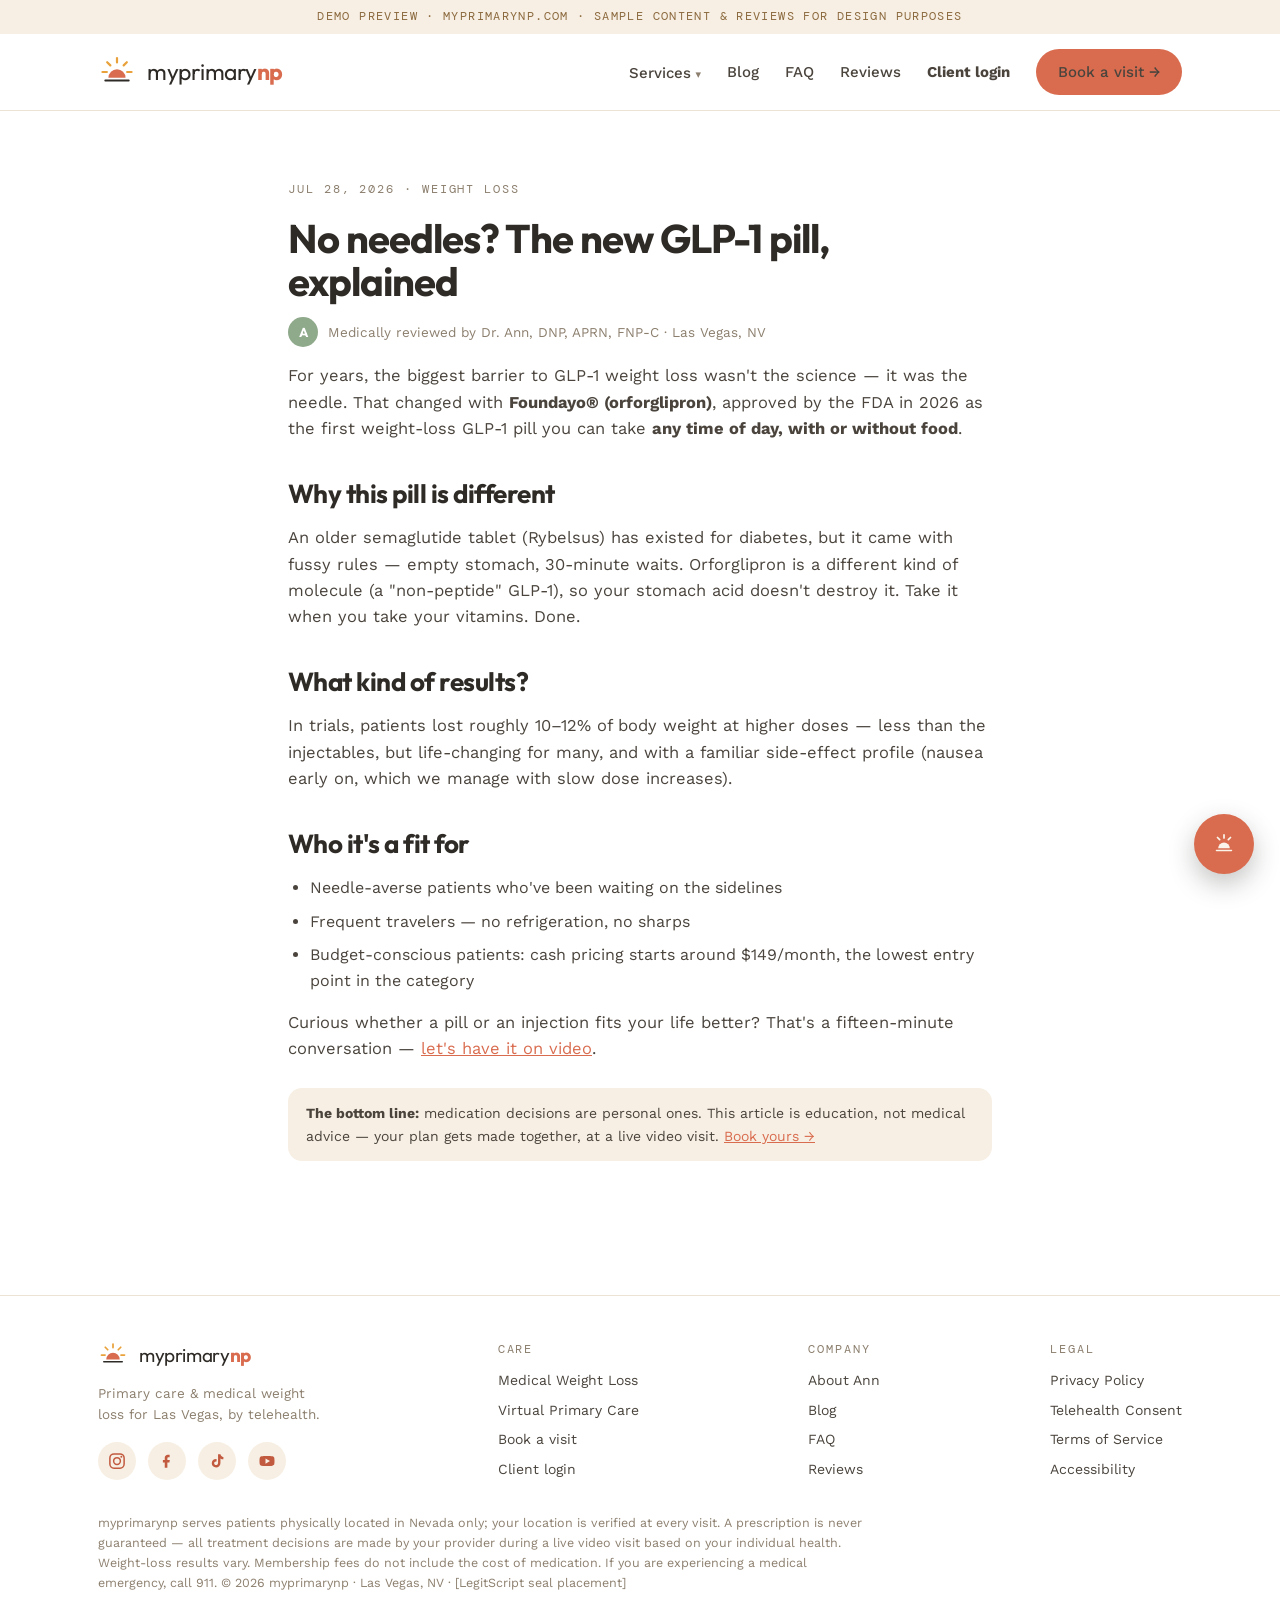
<file: blog-glp1-pill.html>
<!DOCTYPE html>
<html lang="en">
<head>
<meta charset="utf-8">
<meta name="viewport" content="width=device-width, initial-scale=1">
<title>No needles? The new GLP-1 pill, explained — myprimarynp blog</title>
<meta name="description" content="No needles? The new GLP-1 pill, explained">
<link rel="preconnect" href="https://fonts.googleapis.com">
<link href="https://fonts.googleapis.com/css2?family=Outfit:wght@400;500;700&family=Work+Sans:ital,wght@0,400;0,500;0,700;1,400&family=DM+Mono&display=swap" rel="stylesheet">
<link rel="stylesheet" href="styles.css">
<link rel="icon" type="image/svg+xml" href='data:image/svg+xml,<svg xmlns="http://www.w3.org/2000/svg" viewBox="0 0 120 120"><rect x="4" y="4" width="112" height="112" rx="28" fill="%23D96C4F"/><g stroke="%23FAF4EA" stroke-width="7" stroke-linecap="round"><line x1="60" y1="24" x2="60" y2="36"/><line x1="34" y1="35" x2="43" y2="44"/><line x1="86" y1="35" x2="77" y2="44"/></g><path d="M 36 80 A 24 24 0 0 1 84 80 Z" fill="%23FAF4EA"/><rect x="28" y="86" width="64" height="6" rx="3" fill="%23FAF4EA"/></svg>'>
</head>
<body>
<div class="demo-note">Demo preview · myprimarynp.com · sample content &amp; reviews for design purposes</div>
<nav class="top">
  <div class="wrap nav-inner">
    <a class="logo" href="index.html"><svg width="38" height="38" viewBox="0 0 120 120"><g stroke="#E9A23B" stroke-width="7" stroke-linecap="round"><line x1="60" y1="16" x2="60" y2="30"/><line x1="29" y1="29" x2="39" y2="39"/><line x1="91" y1="29" x2="81" y2="39"/><line x1="14" y1="60" x2="28" y2="60"/><line x1="106" y1="60" x2="92" y2="60"/></g><path d="M 33 78 A 27 27 0 0 1 87 78 Z" fill="#D96C4F"/><rect x="20" y="84" width="80" height="6" rx="3" fill="#2E2A26"/></svg><span class="word">myprimary<b>np</b></span></a>
    <div class="nav-links">
      <div class="dropdown">
        <a href="#">Services</a>
        <div class="menu">
          <a href="weight-loss.html"><b>Medical Weight Loss</b><small>GLP-1 programs · $129/mo</small></a>
          <a href="primary-care.html"><b>Virtual Primary Care</b><small>Visits from $49</small></a>
          <a href="primary-care.html#chronic"><b>Chronic Care</b><small>Ongoing plans from $35/mo</small></a>
          <a href="primary-care.html#quick"><b>Quick Visits</b><small>Same-week care from $35</small></a>
        </div>
      </div>
      <a href="blog.html">Blog</a>
      <a href="faq.html">FAQ</a>
      <a href="index.html#reviews">Reviews</a>
      <a href="portal.html" style="font-weight:700">Client login</a>
      <a class="btn btn-clay btn-sm" href="book.html">Book a visit →</a>
    </div>
  </div>
</nav>
<article class="post">
  <span class="mono">Jul 28, 2026 · Weight loss</span>
  <h1>No needles? The new GLP-1 pill, explained</h1>
  <div class="byline" style="margin:14px 0 6px"><span class="dot">A</span> Medically reviewed by Dr. Ann, DNP, APRN, FNP-C · Las Vegas, NV</div>
  
  <p>For years, the biggest barrier to GLP-1 weight loss wasn't the science — it was the needle. That changed with <b>Foundayo® (orforglipron)</b>, approved by the FDA in 2026 as the first weight-loss GLP-1 pill you can take <b>any time of day, with or without food</b>.</p>
  <h2>Why this pill is different</h2>
  <p>An older semaglutide tablet (Rybelsus) has existed for diabetes, but it came with fussy rules — empty stomach, 30-minute waits. Orforglipron is a different kind of molecule (a "non-peptide" GLP-1), so your stomach acid doesn't destroy it. Take it when you take your vitamins. Done.</p>
  <h2>What kind of results?</h2>
  <p>In trials, patients lost roughly 10–12% of body weight at higher doses — less than the injectables, but life-changing for many, and with a familiar side-effect profile (nausea early on, which we manage with slow dose increases).</p>
  <h2>Who it's a fit for</h2>
  <ul><li>Needle-averse patients who've been waiting on the sidelines</li><li>Frequent travelers — no refrigeration, no sharps</li><li>Budget-conscious patients: cash pricing starts around $149/month, the lowest entry point in the category</li></ul>
  <p>Curious whether a pill or an injection fits your life better? That's a fifteen-minute conversation — <a href="book.html">let's have it on video</a>.</p>
  <div class="reviewed"><b>The bottom line:</b> medication decisions are personal ones. This article is education, not medical advice — your plan gets made together, at a live video visit. <a href="book.html">Book yours →</a></div>
</article>
<footer>
  <div class="wrap">
    <div class="foot-grid">
      <div>
        <a class="logo" href="index.html"><svg width="30" height="30" viewBox="0 0 120 120"><g stroke="#E9A23B" stroke-width="7" stroke-linecap="round"><line x1="60" y1="16" x2="60" y2="30"/><line x1="29" y1="29" x2="39" y2="39"/><line x1="91" y1="29" x2="81" y2="39"/><line x1="14" y1="60" x2="28" y2="60"/><line x1="106" y1="60" x2="92" y2="60"/></g><path d="M 33 78 A 27 27 0 0 1 87 78 Z" fill="#D96C4F"/><rect x="20" y="84" width="80" height="6" rx="3" fill="#2E2A26"/></svg><span class="word" style="font-size:19px">myprimary<b>np</b></span></a>
        <p style="font-size:13.5px;color:var(--ink-mute);margin-top:12px;max-width:230px">Primary care &amp; medical weight loss for Las Vegas, by telehealth.</p>
        <div class="social">
  <a href="#" aria-label="Instagram"><svg width="18" height="18" viewBox="0 0 24 24" fill="none" stroke="#C25A3F" stroke-width="2" stroke-linecap="round"><rect x="2.5" y="2.5" width="19" height="19" rx="5.5"/><circle cx="12" cy="12" r="4.5"/><circle cx="17.8" cy="6.2" r="1.3" fill="#C25A3F" stroke="none"/></svg></a>
  <a href="#" aria-label="Facebook"><svg width="18" height="18" viewBox="0 0 24 24" fill="#C25A3F"><path d="M15.5 3.5H13c-2.2 0-4 1.8-4 4v3H6.5v3.5H9V21h3.5v-7h2.7l.55-3.5H12.5v-2.4c0-.6.5-1.1 1.1-1.1h1.9z"/></svg></a>
  <a href="#" aria-label="TikTok"><svg width="18" height="18" viewBox="0 0 24 24" fill="#C25A3F"><path d="M16.6 3c.4 1.9 1.7 3.4 3.9 3.7v3.1c-1.5 0-2.8-.4-3.9-1.2v5.9c0 3.7-2.6 6-5.9 6-3.1 0-5.7-2.2-5.7-5.5 0-3.6 3-5.8 6.4-5.5v3.2c-1.6-.4-3.2.6-3.2 2.3 0 1.5 1.2 2.4 2.5 2.4 1.5 0 2.7-1 2.7-3.1V3z"/></svg></a>
  <a href="#" aria-label="YouTube"><svg width="18" height="18" viewBox="0 0 24 24" fill="#C25A3F"><path d="M22 12c0-2.2-.2-3.8-.5-4.6-.3-.9-1-1.5-1.9-1.7C17.9 5.3 12 5.3 12 5.3s-5.9 0-7.6.4c-.9.2-1.6.8-1.9 1.7C2.2 8.2 2 9.8 2 12s.2 3.8.5 4.6c.3.9 1 1.4 1.9 1.7 1.7.4 7.6.4 7.6.4s5.9 0 7.6-.4c-.9-.2 1.6-.8 1.9-1.7.3-.8.5-2.4.5-4.6zM10 15.5v-7l6 3.5z"/></svg></a>
</div>
      </div>
      <div class="col"><div class="mono">Care</div><a href="weight-loss.html">Medical Weight Loss</a><a href="primary-care.html">Virtual Primary Care</a><a href="book.html">Book a visit</a><a href="portal.html">Client login</a></div>
      <div class="col"><div class="mono">Company</div><a href="index.html#about">About Ann</a><a href="blog.html">Blog</a><a href="faq.html">FAQ</a><a href="index.html#reviews">Reviews</a></div>
      <div class="col"><div class="mono">Legal</div><a href="#">Privacy Policy</a><a href="#">Telehealth Consent</a><a href="#">Terms of Service</a><a href="#">Accessibility</a></div>
    </div>
    <p class="disclaimer">myprimarynp serves patients physically located in Nevada only; your location is verified at every visit. A prescription is never guaranteed — all treatment decisions are made by your provider during a live video visit based on your individual health. Weight-loss results vary. Membership fees do not include the cost of medication. If you are experiencing a medical emergency, call 911. © 2026 myprimarynp · Las Vegas, NV · [LegitScript seal placement]</p>
  </div>
</footer>
<script src="chat.js" defer></script>
</body>
</html>
</file>
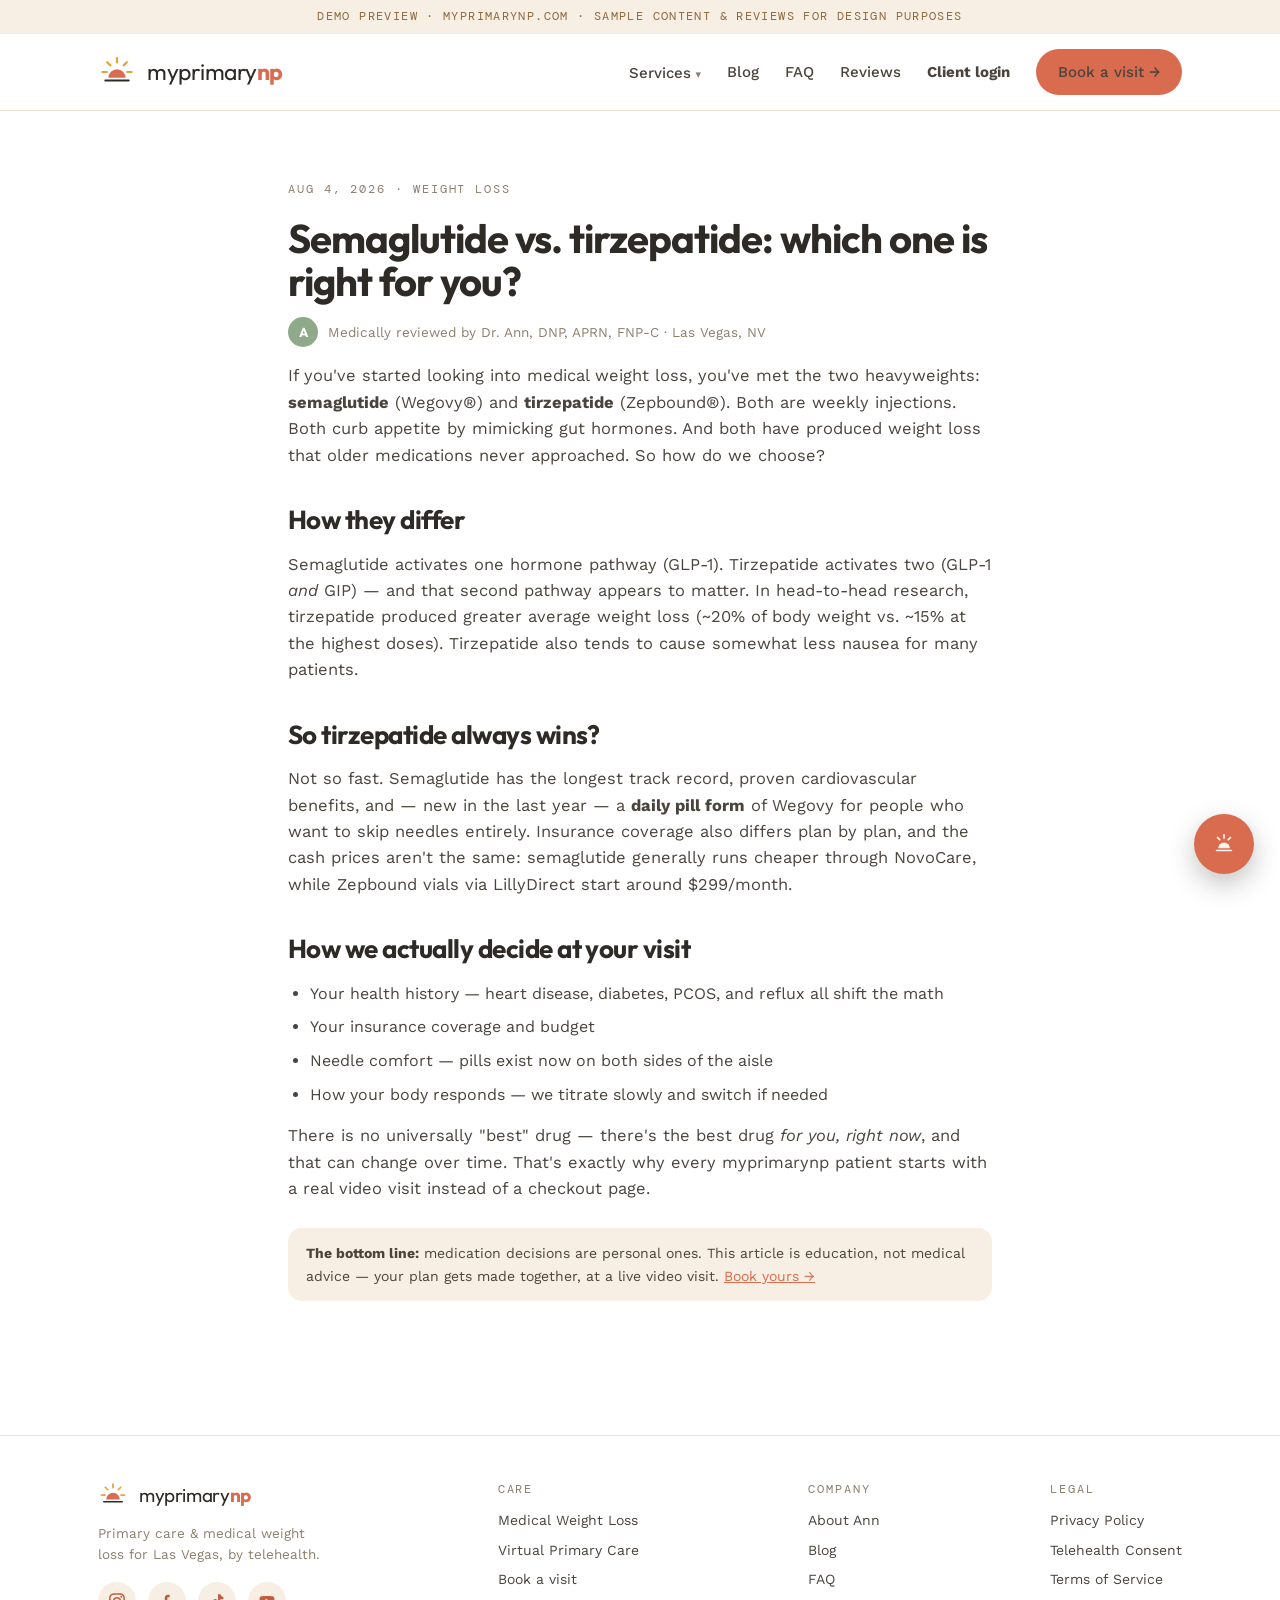
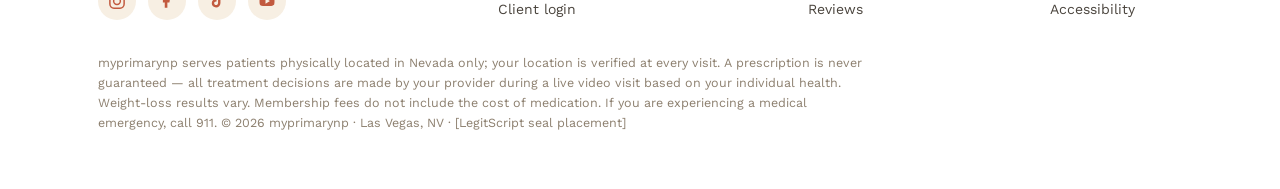
<file: blog-semaglutide-vs-tirzepatide.html>
<!DOCTYPE html>
<html lang="en">
<head>
<meta charset="utf-8">
<meta name="viewport" content="width=device-width, initial-scale=1">
<title>Semaglutide vs. tirzepatide: which one is right for you? — myprimarynp blog</title>
<meta name="description" content="Semaglutide vs. tirzepatide: which one is right for you?">
<link rel="preconnect" href="https://fonts.googleapis.com">
<link href="https://fonts.googleapis.com/css2?family=Outfit:wght@400;500;700&family=Work+Sans:ital,wght@0,400;0,500;0,700;1,400&family=DM+Mono&display=swap" rel="stylesheet">
<link rel="stylesheet" href="styles.css">
<link rel="icon" type="image/svg+xml" href='data:image/svg+xml,<svg xmlns="http://www.w3.org/2000/svg" viewBox="0 0 120 120"><rect x="4" y="4" width="112" height="112" rx="28" fill="%23D96C4F"/><g stroke="%23FAF4EA" stroke-width="7" stroke-linecap="round"><line x1="60" y1="24" x2="60" y2="36"/><line x1="34" y1="35" x2="43" y2="44"/><line x1="86" y1="35" x2="77" y2="44"/></g><path d="M 36 80 A 24 24 0 0 1 84 80 Z" fill="%23FAF4EA"/><rect x="28" y="86" width="64" height="6" rx="3" fill="%23FAF4EA"/></svg>'>
</head>
<body>
<div class="demo-note">Demo preview · myprimarynp.com · sample content &amp; reviews for design purposes</div>
<nav class="top">
  <div class="wrap nav-inner">
    <a class="logo" href="index.html"><svg width="38" height="38" viewBox="0 0 120 120"><g stroke="#E9A23B" stroke-width="7" stroke-linecap="round"><line x1="60" y1="16" x2="60" y2="30"/><line x1="29" y1="29" x2="39" y2="39"/><line x1="91" y1="29" x2="81" y2="39"/><line x1="14" y1="60" x2="28" y2="60"/><line x1="106" y1="60" x2="92" y2="60"/></g><path d="M 33 78 A 27 27 0 0 1 87 78 Z" fill="#D96C4F"/><rect x="20" y="84" width="80" height="6" rx="3" fill="#2E2A26"/></svg><span class="word">myprimary<b>np</b></span></a>
    <div class="nav-links">
      <div class="dropdown">
        <a href="#">Services</a>
        <div class="menu">
          <a href="weight-loss.html"><b>Medical Weight Loss</b><small>GLP-1 programs · $129/mo</small></a>
          <a href="primary-care.html"><b>Virtual Primary Care</b><small>Visits from $49</small></a>
          <a href="primary-care.html#chronic"><b>Chronic Care</b><small>Ongoing plans from $35/mo</small></a>
          <a href="primary-care.html#quick"><b>Quick Visits</b><small>Same-week care from $35</small></a>
        </div>
      </div>
      <a href="blog.html">Blog</a>
      <a href="faq.html">FAQ</a>
      <a href="index.html#reviews">Reviews</a>
      <a href="portal.html" style="font-weight:700">Client login</a>
      <a class="btn btn-clay btn-sm" href="book.html">Book a visit →</a>
    </div>
  </div>
</nav>
<article class="post">
  <span class="mono">Aug 4, 2026 · Weight loss</span>
  <h1>Semaglutide vs. tirzepatide: which one is right for you?</h1>
  <div class="byline" style="margin:14px 0 6px"><span class="dot">A</span> Medically reviewed by Dr. Ann, DNP, APRN, FNP-C · Las Vegas, NV</div>
  
  <p>If you've started looking into medical weight loss, you've met the two heavyweights: <b>semaglutide</b> (Wegovy®) and <b>tirzepatide</b> (Zepbound®). Both are weekly injections. Both curb appetite by mimicking gut hormones. And both have produced weight loss that older medications never approached. So how do we choose?</p>
  <h2>How they differ</h2>
  <p>Semaglutide activates one hormone pathway (GLP-1). Tirzepatide activates two (GLP-1 <i>and</i> GIP) — and that second pathway appears to matter. In head-to-head research, tirzepatide produced greater average weight loss (~20% of body weight vs. ~15% at the highest doses). Tirzepatide also tends to cause somewhat less nausea for many patients.</p>
  <h2>So tirzepatide always wins?</h2>
  <p>Not so fast. Semaglutide has the longest track record, proven cardiovascular benefits, and — new in the last year — a <b>daily pill form</b> of Wegovy for people who want to skip needles entirely. Insurance coverage also differs plan by plan, and the cash prices aren't the same: semaglutide generally runs cheaper through NovoCare, while Zepbound vials via LillyDirect start around $299/month.</p>
  <h2>How we actually decide at your visit</h2>
  <ul><li>Your health history — heart disease, diabetes, PCOS, and reflux all shift the math</li><li>Your insurance coverage and budget</li><li>Needle comfort — pills exist now on both sides of the aisle</li><li>How your body responds — we titrate slowly and switch if needed</li></ul>
  <p>There is no universally "best" drug — there's the best drug <i>for you, right now</i>, and that can change over time. That's exactly why every myprimarynp patient starts with a real video visit instead of a checkout page.</p>
  <div class="reviewed"><b>The bottom line:</b> medication decisions are personal ones. This article is education, not medical advice — your plan gets made together, at a live video visit. <a href="book.html">Book yours →</a></div>
</article>
<footer>
  <div class="wrap">
    <div class="foot-grid">
      <div>
        <a class="logo" href="index.html"><svg width="30" height="30" viewBox="0 0 120 120"><g stroke="#E9A23B" stroke-width="7" stroke-linecap="round"><line x1="60" y1="16" x2="60" y2="30"/><line x1="29" y1="29" x2="39" y2="39"/><line x1="91" y1="29" x2="81" y2="39"/><line x1="14" y1="60" x2="28" y2="60"/><line x1="106" y1="60" x2="92" y2="60"/></g><path d="M 33 78 A 27 27 0 0 1 87 78 Z" fill="#D96C4F"/><rect x="20" y="84" width="80" height="6" rx="3" fill="#2E2A26"/></svg><span class="word" style="font-size:19px">myprimary<b>np</b></span></a>
        <p style="font-size:13.5px;color:var(--ink-mute);margin-top:12px;max-width:230px">Primary care &amp; medical weight loss for Las Vegas, by telehealth.</p>
        <div class="social">
  <a href="#" aria-label="Instagram"><svg width="18" height="18" viewBox="0 0 24 24" fill="none" stroke="#C25A3F" stroke-width="2" stroke-linecap="round"><rect x="2.5" y="2.5" width="19" height="19" rx="5.5"/><circle cx="12" cy="12" r="4.5"/><circle cx="17.8" cy="6.2" r="1.3" fill="#C25A3F" stroke="none"/></svg></a>
  <a href="#" aria-label="Facebook"><svg width="18" height="18" viewBox="0 0 24 24" fill="#C25A3F"><path d="M15.5 3.5H13c-2.2 0-4 1.8-4 4v3H6.5v3.5H9V21h3.5v-7h2.7l.55-3.5H12.5v-2.4c0-.6.5-1.1 1.1-1.1h1.9z"/></svg></a>
  <a href="#" aria-label="TikTok"><svg width="18" height="18" viewBox="0 0 24 24" fill="#C25A3F"><path d="M16.6 3c.4 1.9 1.7 3.4 3.9 3.7v3.1c-1.5 0-2.8-.4-3.9-1.2v5.9c0 3.7-2.6 6-5.9 6-3.1 0-5.7-2.2-5.7-5.5 0-3.6 3-5.8 6.4-5.5v3.2c-1.6-.4-3.2.6-3.2 2.3 0 1.5 1.2 2.4 2.5 2.4 1.5 0 2.7-1 2.7-3.1V3z"/></svg></a>
  <a href="#" aria-label="YouTube"><svg width="18" height="18" viewBox="0 0 24 24" fill="#C25A3F"><path d="M22 12c0-2.2-.2-3.8-.5-4.6-.3-.9-1-1.5-1.9-1.7C17.9 5.3 12 5.3 12 5.3s-5.9 0-7.6.4c-.9.2-1.6.8-1.9 1.7C2.2 8.2 2 9.8 2 12s.2 3.8.5 4.6c.3.9 1 1.4 1.9 1.7 1.7.4 7.6.4 7.6.4s5.9 0 7.6-.4c-.9-.2 1.6-.8 1.9-1.7.3-.8.5-2.4.5-4.6zM10 15.5v-7l6 3.5z"/></svg></a>
</div>
      </div>
      <div class="col"><div class="mono">Care</div><a href="weight-loss.html">Medical Weight Loss</a><a href="primary-care.html">Virtual Primary Care</a><a href="book.html">Book a visit</a><a href="portal.html">Client login</a></div>
      <div class="col"><div class="mono">Company</div><a href="index.html#about">About Ann</a><a href="blog.html">Blog</a><a href="faq.html">FAQ</a><a href="index.html#reviews">Reviews</a></div>
      <div class="col"><div class="mono">Legal</div><a href="#">Privacy Policy</a><a href="#">Telehealth Consent</a><a href="#">Terms of Service</a><a href="#">Accessibility</a></div>
    </div>
    <p class="disclaimer">myprimarynp serves patients physically located in Nevada only; your location is verified at every visit. A prescription is never guaranteed — all treatment decisions are made by your provider during a live video visit based on your individual health. Weight-loss results vary. Membership fees do not include the cost of medication. If you are experiencing a medical emergency, call 911. © 2026 myprimarynp · Las Vegas, NV · [LegitScript seal placement]</p>
  </div>
</footer>
<script src="chat.js" defer></script>
</body>
</html>
</file>
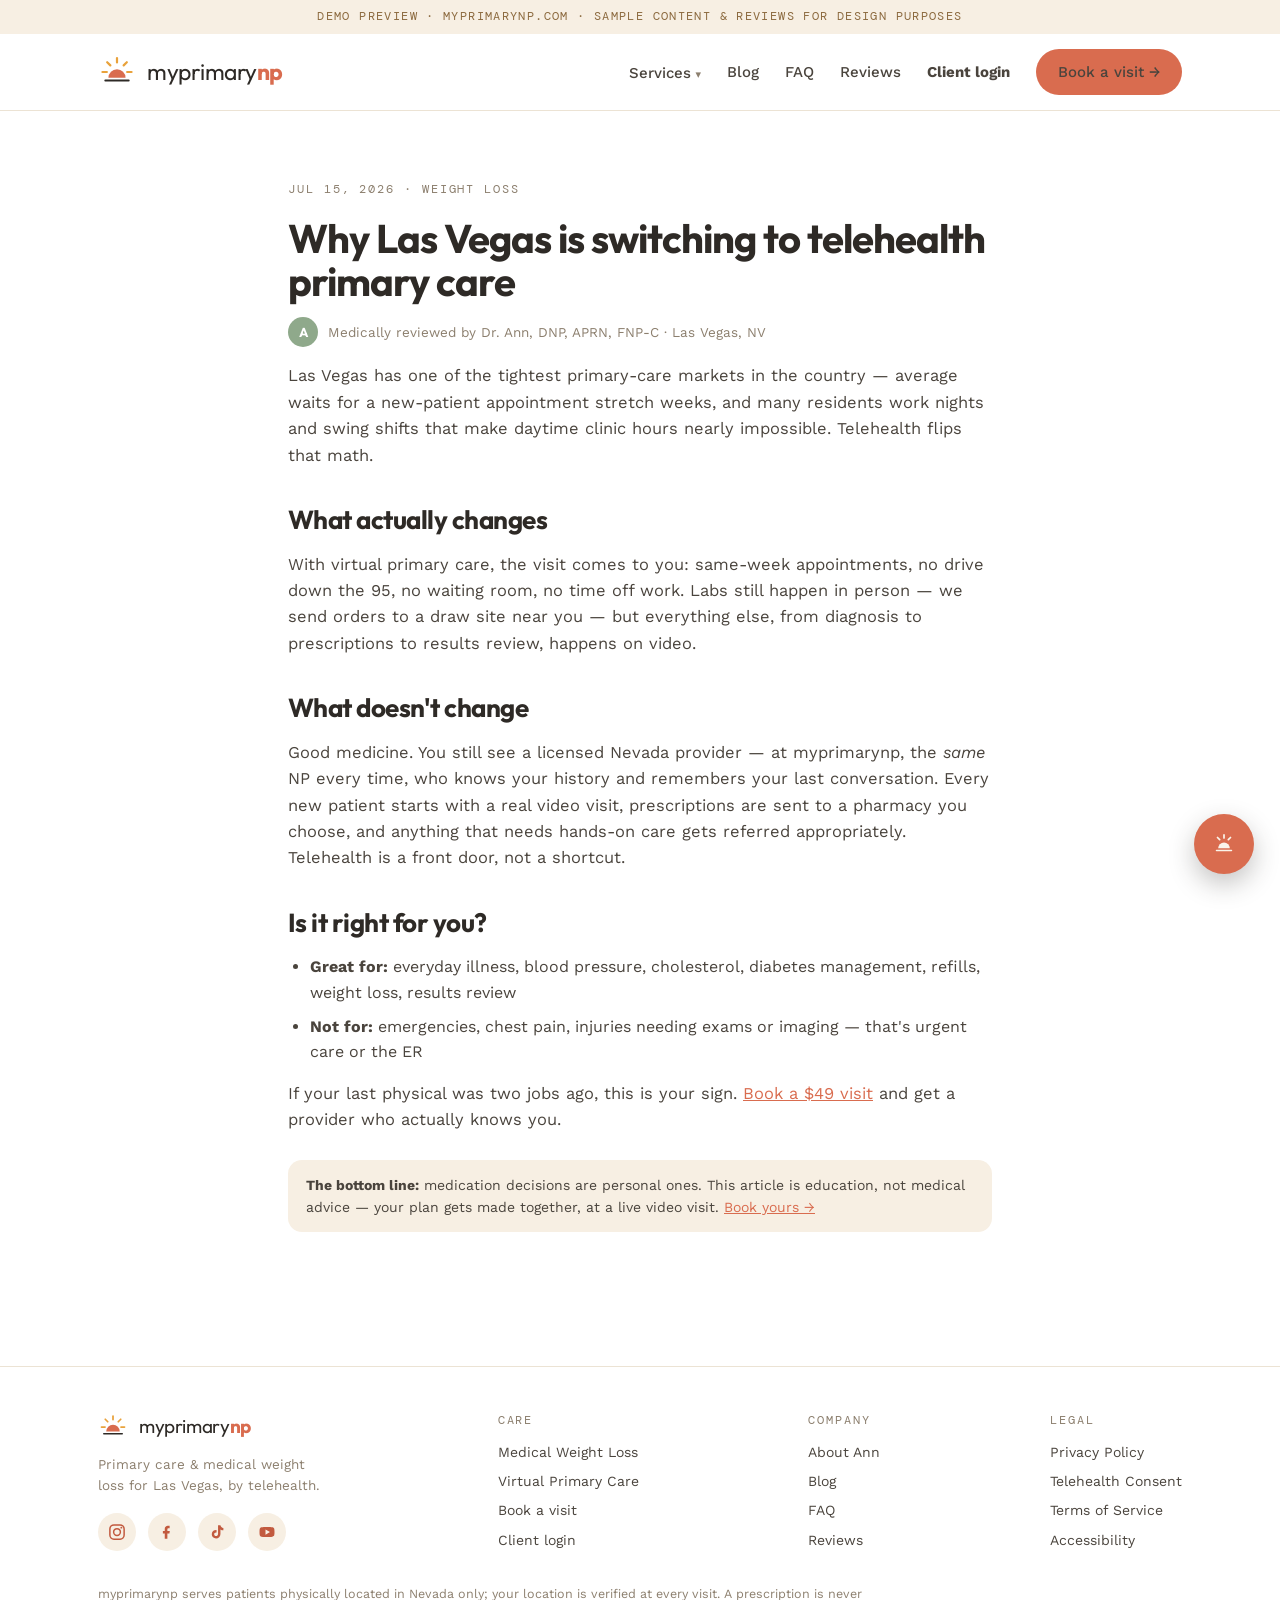
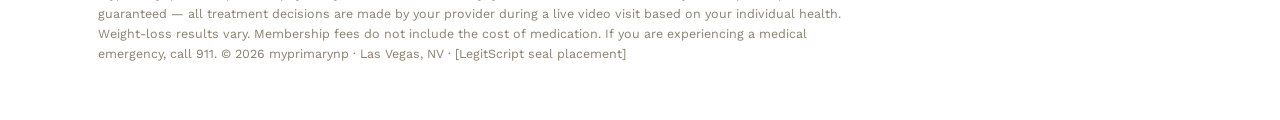
<file: blog-telehealth-primary-care.html>
<!DOCTYPE html>
<html lang="en">
<head>
<meta charset="utf-8">
<meta name="viewport" content="width=device-width, initial-scale=1">
<title>Why Las Vegas is switching to telehealth primary care — myprimarynp blog</title>
<meta name="description" content="Why Las Vegas is switching to telehealth primary care">
<link rel="preconnect" href="https://fonts.googleapis.com">
<link href="https://fonts.googleapis.com/css2?family=Outfit:wght@400;500;700&family=Work+Sans:ital,wght@0,400;0,500;0,700;1,400&family=DM+Mono&display=swap" rel="stylesheet">
<link rel="stylesheet" href="styles.css">
<link rel="icon" type="image/svg+xml" href='data:image/svg+xml,<svg xmlns="http://www.w3.org/2000/svg" viewBox="0 0 120 120"><rect x="4" y="4" width="112" height="112" rx="28" fill="%23D96C4F"/><g stroke="%23FAF4EA" stroke-width="7" stroke-linecap="round"><line x1="60" y1="24" x2="60" y2="36"/><line x1="34" y1="35" x2="43" y2="44"/><line x1="86" y1="35" x2="77" y2="44"/></g><path d="M 36 80 A 24 24 0 0 1 84 80 Z" fill="%23FAF4EA"/><rect x="28" y="86" width="64" height="6" rx="3" fill="%23FAF4EA"/></svg>'>
</head>
<body>
<div class="demo-note">Demo preview · myprimarynp.com · sample content &amp; reviews for design purposes</div>
<nav class="top">
  <div class="wrap nav-inner">
    <a class="logo" href="index.html"><svg width="38" height="38" viewBox="0 0 120 120"><g stroke="#E9A23B" stroke-width="7" stroke-linecap="round"><line x1="60" y1="16" x2="60" y2="30"/><line x1="29" y1="29" x2="39" y2="39"/><line x1="91" y1="29" x2="81" y2="39"/><line x1="14" y1="60" x2="28" y2="60"/><line x1="106" y1="60" x2="92" y2="60"/></g><path d="M 33 78 A 27 27 0 0 1 87 78 Z" fill="#D96C4F"/><rect x="20" y="84" width="80" height="6" rx="3" fill="#2E2A26"/></svg><span class="word">myprimary<b>np</b></span></a>
    <div class="nav-links">
      <div class="dropdown">
        <a href="#">Services</a>
        <div class="menu">
          <a href="weight-loss.html"><b>Medical Weight Loss</b><small>GLP-1 programs · $129/mo</small></a>
          <a href="primary-care.html"><b>Virtual Primary Care</b><small>Visits from $49</small></a>
          <a href="primary-care.html#chronic"><b>Chronic Care</b><small>Ongoing plans from $35/mo</small></a>
          <a href="primary-care.html#quick"><b>Quick Visits</b><small>Same-week care from $35</small></a>
        </div>
      </div>
      <a href="blog.html">Blog</a>
      <a href="faq.html">FAQ</a>
      <a href="index.html#reviews">Reviews</a>
      <a href="portal.html" style="font-weight:700">Client login</a>
      <a class="btn btn-clay btn-sm" href="book.html">Book a visit →</a>
    </div>
  </div>
</nav>
<article class="post">
  <span class="mono">Jul 15, 2026 · Weight loss</span>
  <h1>Why Las Vegas is switching to telehealth primary care</h1>
  <div class="byline" style="margin:14px 0 6px"><span class="dot">A</span> Medically reviewed by Dr. Ann, DNP, APRN, FNP-C · Las Vegas, NV</div>
  
  <p>Las Vegas has one of the tightest primary-care markets in the country — average waits for a new-patient appointment stretch weeks, and many residents work nights and swing shifts that make daytime clinic hours nearly impossible. Telehealth flips that math.</p>
  <h2>What actually changes</h2>
  <p>With virtual primary care, the visit comes to you: same-week appointments, no drive down the 95, no waiting room, no time off work. Labs still happen in person — we send orders to a draw site near you — but everything else, from diagnosis to prescriptions to results review, happens on video.</p>
  <h2>What doesn't change</h2>
  <p>Good medicine. You still see a licensed Nevada provider — at myprimarynp, the <i>same</i> NP every time, who knows your history and remembers your last conversation. Every new patient starts with a real video visit, prescriptions are sent to a pharmacy you choose, and anything that needs hands-on care gets referred appropriately. Telehealth is a front door, not a shortcut.</p>
  <h2>Is it right for you?</h2>
  <ul><li><b>Great for:</b> everyday illness, blood pressure, cholesterol, diabetes management, refills, weight loss, results review</li><li><b>Not for:</b> emergencies, chest pain, injuries needing exams or imaging — that's urgent care or the ER</li></ul>
  <p>If your last physical was two jobs ago, this is your sign. <a href="book.html">Book a $49 visit</a> and get a provider who actually knows you.</p>
  <div class="reviewed"><b>The bottom line:</b> medication decisions are personal ones. This article is education, not medical advice — your plan gets made together, at a live video visit. <a href="book.html">Book yours →</a></div>
</article>
<footer>
  <div class="wrap">
    <div class="foot-grid">
      <div>
        <a class="logo" href="index.html"><svg width="30" height="30" viewBox="0 0 120 120"><g stroke="#E9A23B" stroke-width="7" stroke-linecap="round"><line x1="60" y1="16" x2="60" y2="30"/><line x1="29" y1="29" x2="39" y2="39"/><line x1="91" y1="29" x2="81" y2="39"/><line x1="14" y1="60" x2="28" y2="60"/><line x1="106" y1="60" x2="92" y2="60"/></g><path d="M 33 78 A 27 27 0 0 1 87 78 Z" fill="#D96C4F"/><rect x="20" y="84" width="80" height="6" rx="3" fill="#2E2A26"/></svg><span class="word" style="font-size:19px">myprimary<b>np</b></span></a>
        <p style="font-size:13.5px;color:var(--ink-mute);margin-top:12px;max-width:230px">Primary care &amp; medical weight loss for Las Vegas, by telehealth.</p>
        <div class="social">
  <a href="#" aria-label="Instagram"><svg width="18" height="18" viewBox="0 0 24 24" fill="none" stroke="#C25A3F" stroke-width="2" stroke-linecap="round"><rect x="2.5" y="2.5" width="19" height="19" rx="5.5"/><circle cx="12" cy="12" r="4.5"/><circle cx="17.8" cy="6.2" r="1.3" fill="#C25A3F" stroke="none"/></svg></a>
  <a href="#" aria-label="Facebook"><svg width="18" height="18" viewBox="0 0 24 24" fill="#C25A3F"><path d="M15.5 3.5H13c-2.2 0-4 1.8-4 4v3H6.5v3.5H9V21h3.5v-7h2.7l.55-3.5H12.5v-2.4c0-.6.5-1.1 1.1-1.1h1.9z"/></svg></a>
  <a href="#" aria-label="TikTok"><svg width="18" height="18" viewBox="0 0 24 24" fill="#C25A3F"><path d="M16.6 3c.4 1.9 1.7 3.4 3.9 3.7v3.1c-1.5 0-2.8-.4-3.9-1.2v5.9c0 3.7-2.6 6-5.9 6-3.1 0-5.7-2.2-5.7-5.5 0-3.6 3-5.8 6.4-5.5v3.2c-1.6-.4-3.2.6-3.2 2.3 0 1.5 1.2 2.4 2.5 2.4 1.5 0 2.7-1 2.7-3.1V3z"/></svg></a>
  <a href="#" aria-label="YouTube"><svg width="18" height="18" viewBox="0 0 24 24" fill="#C25A3F"><path d="M22 12c0-2.2-.2-3.8-.5-4.6-.3-.9-1-1.5-1.9-1.7C17.9 5.3 12 5.3 12 5.3s-5.9 0-7.6.4c-.9.2-1.6.8-1.9 1.7C2.2 8.2 2 9.8 2 12s.2 3.8.5 4.6c.3.9 1 1.4 1.9 1.7 1.7.4 7.6.4 7.6.4s5.9 0 7.6-.4c-.9-.2 1.6-.8 1.9-1.7.3-.8.5-2.4.5-4.6zM10 15.5v-7l6 3.5z"/></svg></a>
</div>
      </div>
      <div class="col"><div class="mono">Care</div><a href="weight-loss.html">Medical Weight Loss</a><a href="primary-care.html">Virtual Primary Care</a><a href="book.html">Book a visit</a><a href="portal.html">Client login</a></div>
      <div class="col"><div class="mono">Company</div><a href="index.html#about">About Ann</a><a href="blog.html">Blog</a><a href="faq.html">FAQ</a><a href="index.html#reviews">Reviews</a></div>
      <div class="col"><div class="mono">Legal</div><a href="#">Privacy Policy</a><a href="#">Telehealth Consent</a><a href="#">Terms of Service</a><a href="#">Accessibility</a></div>
    </div>
    <p class="disclaimer">myprimarynp serves patients physically located in Nevada only; your location is verified at every visit. A prescription is never guaranteed — all treatment decisions are made by your provider during a live video visit based on your individual health. Weight-loss results vary. Membership fees do not include the cost of medication. If you are experiencing a medical emergency, call 911. © 2026 myprimarynp · Las Vegas, NV · [LegitScript seal placement]</p>
  </div>
</footer>
<script src="chat.js" defer></script>
</body>
</html>
</file>
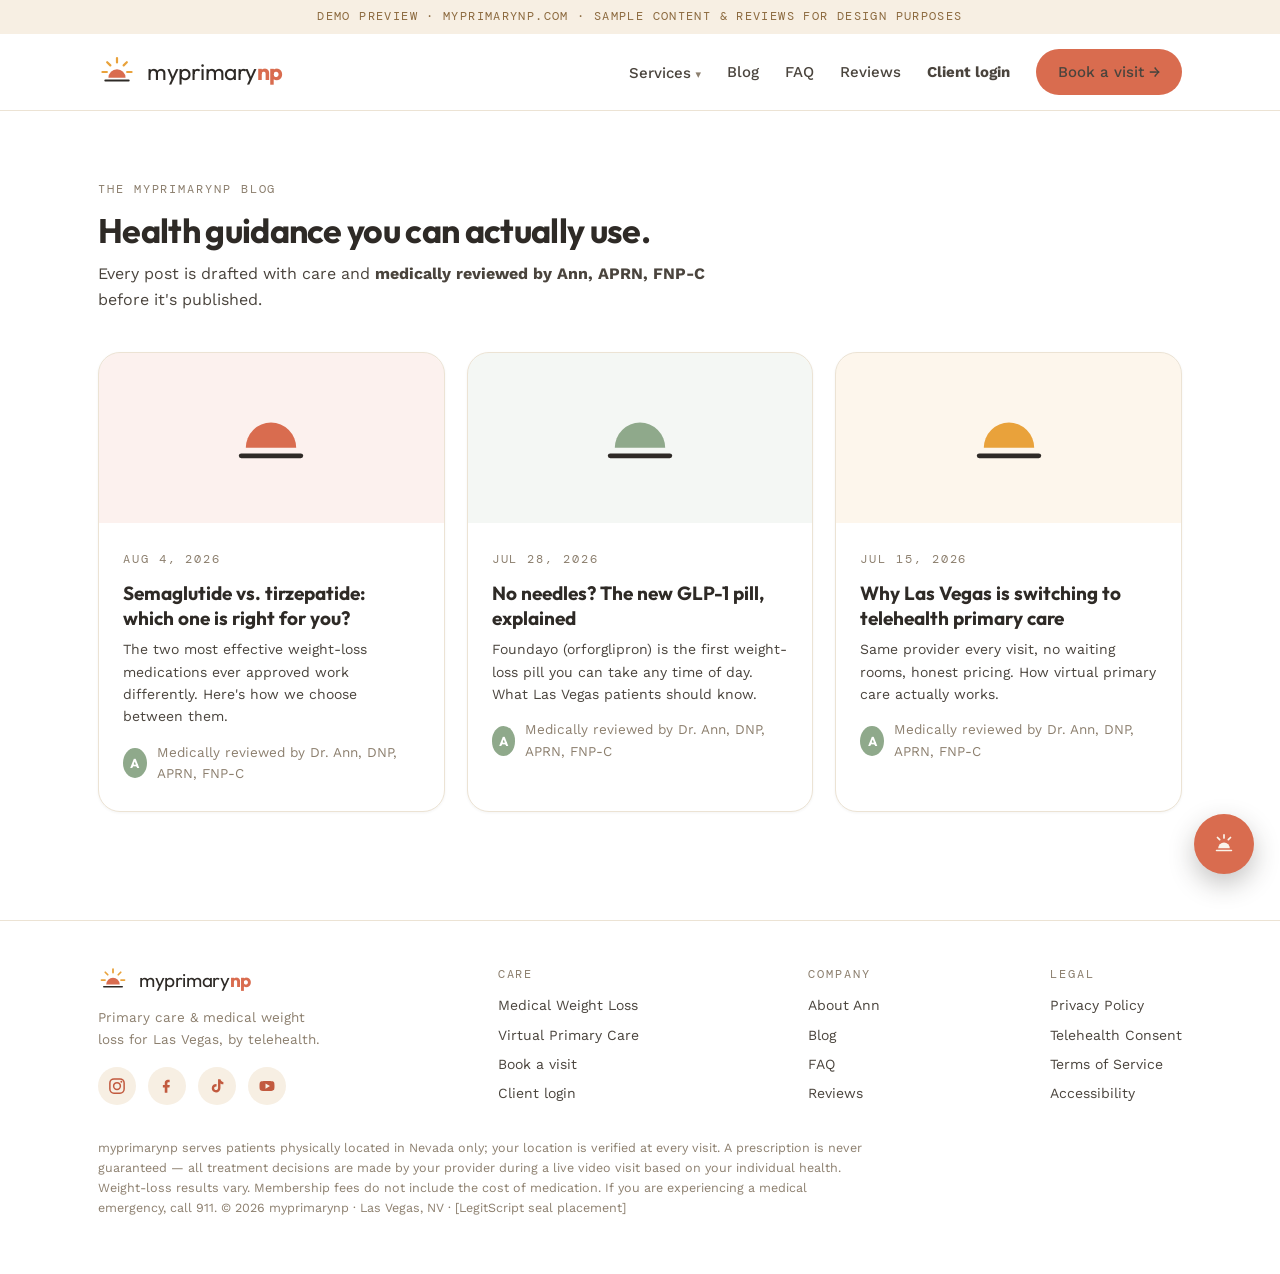
<file: blog.html>
<!DOCTYPE html>
<html lang="en">
<head>
<meta charset="utf-8">
<meta name="viewport" content="width=device-width, initial-scale=1">
<title>Blog — myprimarynp</title>
<meta name="description" content="Weight loss and primary care guidance from a Las Vegas nurse practitioner. Every post medically reviewed.">
<link rel="preconnect" href="https://fonts.googleapis.com">
<link href="https://fonts.googleapis.com/css2?family=Outfit:wght@400;500;700&family=Work+Sans:ital,wght@0,400;0,500;0,700;1,400&family=DM+Mono&display=swap" rel="stylesheet">
<link rel="stylesheet" href="styles.css">
<link rel="icon" type="image/svg+xml" href='data:image/svg+xml,<svg xmlns="http://www.w3.org/2000/svg" viewBox="0 0 120 120"><rect x="4" y="4" width="112" height="112" rx="28" fill="%23D96C4F"/><g stroke="%23FAF4EA" stroke-width="7" stroke-linecap="round"><line x1="60" y1="24" x2="60" y2="36"/><line x1="34" y1="35" x2="43" y2="44"/><line x1="86" y1="35" x2="77" y2="44"/></g><path d="M 36 80 A 24 24 0 0 1 84 80 Z" fill="%23FAF4EA"/><rect x="28" y="86" width="64" height="6" rx="3" fill="%23FAF4EA"/></svg>'>
</head>
<body>
<div class="demo-note">Demo preview · myprimarynp.com · sample content &amp; reviews for design purposes</div>
<nav class="top">
  <div class="wrap nav-inner">
    <a class="logo" href="index.html"><svg width="38" height="38" viewBox="0 0 120 120"><g stroke="#E9A23B" stroke-width="7" stroke-linecap="round"><line x1="60" y1="16" x2="60" y2="30"/><line x1="29" y1="29" x2="39" y2="39"/><line x1="91" y1="29" x2="81" y2="39"/><line x1="14" y1="60" x2="28" y2="60"/><line x1="106" y1="60" x2="92" y2="60"/></g><path d="M 33 78 A 27 27 0 0 1 87 78 Z" fill="#D96C4F"/><rect x="20" y="84" width="80" height="6" rx="3" fill="#2E2A26"/></svg><span class="word">myprimary<b>np</b></span></a>
    <div class="nav-links">
      <div class="dropdown">
        <a href="#">Services</a>
        <div class="menu">
          <a href="weight-loss.html"><b>Medical Weight Loss</b><small>GLP-1 programs · $129/mo</small></a>
          <a href="primary-care.html"><b>Virtual Primary Care</b><small>Visits from $49</small></a>
          <a href="primary-care.html#chronic"><b>Chronic Care</b><small>Ongoing plans from $35/mo</small></a>
          <a href="primary-care.html#quick"><b>Quick Visits</b><small>Same-week care from $35</small></a>
        </div>
      </div>
      <a href="blog.html">Blog</a>
      <a href="faq.html">FAQ</a>
      <a href="index.html#reviews">Reviews</a>
      <a href="portal.html" style="font-weight:700">Client login</a>
      <a class="btn btn-clay btn-sm" href="book.html">Book a visit →</a>
    </div>
  </div>
</nav>
<section><div class="wrap">
  <div class="sec-head"><span class="mono">The myprimarynp blog</span><h2>Health guidance you can actually use.</h2>
  <p style="color:var(--ink-soft);margin-top:10px">Every post is drafted with care and <b>medically reviewed by Ann, APRN, FNP-C</b> before it's published.</p></div>
  <div class="cards3"><a class="post-card" href="blog-semaglutide-vs-tirzepatide.html">
      <div class="thumb" style="background:#D96C4F18"><svg width="84" height="84" viewBox="0 0 120 120"><path d="M 24 74 A 36 36 0 0 1 96 74 Z" fill="#D96C4F"/><rect x="14" y="82" width="92" height="7" rx="3.5" fill="#2E2A26"/></svg></div>
      <div class="pc-body"><span class="mono">Aug 4, 2026</span><h3>Semaglutide vs. tirzepatide: which one is right for you?</h3><p>The two most effective weight-loss medications ever approved work differently. Here's how we choose between them.</p>
      <div class="byline"><span class="dot">A</span> Medically reviewed by Dr. Ann, DNP, APRN, FNP-C</div></div></a>
<a class="post-card" href="blog-glp1-pill.html">
      <div class="thumb" style="background:#8FA98B18"><svg width="84" height="84" viewBox="0 0 120 120"><path d="M 24 74 A 36 36 0 0 1 96 74 Z" fill="#8FA98B"/><rect x="14" y="82" width="92" height="7" rx="3.5" fill="#2E2A26"/></svg></div>
      <div class="pc-body"><span class="mono">Jul 28, 2026</span><h3>No needles? The new GLP-1 pill, explained</h3><p>Foundayo (orforglipron) is the first weight-loss pill you can take any time of day. What Las Vegas patients should know.</p>
      <div class="byline"><span class="dot">A</span> Medically reviewed by Dr. Ann, DNP, APRN, FNP-C</div></div></a>
<a class="post-card" href="blog-telehealth-primary-care.html">
      <div class="thumb" style="background:#E9A23B18"><svg width="84" height="84" viewBox="0 0 120 120"><path d="M 24 74 A 36 36 0 0 1 96 74 Z" fill="#E9A23B"/><rect x="14" y="82" width="92" height="7" rx="3.5" fill="#2E2A26"/></svg></div>
      <div class="pc-body"><span class="mono">Jul 15, 2026</span><h3>Why Las Vegas is switching to telehealth primary care</h3><p>Same provider every visit, no waiting rooms, honest pricing. How virtual primary care actually works.</p>
      <div class="byline"><span class="dot">A</span> Medically reviewed by Dr. Ann, DNP, APRN, FNP-C</div></div></a></div>
</div></section>
<footer>
  <div class="wrap">
    <div class="foot-grid">
      <div>
        <a class="logo" href="index.html"><svg width="30" height="30" viewBox="0 0 120 120"><g stroke="#E9A23B" stroke-width="7" stroke-linecap="round"><line x1="60" y1="16" x2="60" y2="30"/><line x1="29" y1="29" x2="39" y2="39"/><line x1="91" y1="29" x2="81" y2="39"/><line x1="14" y1="60" x2="28" y2="60"/><line x1="106" y1="60" x2="92" y2="60"/></g><path d="M 33 78 A 27 27 0 0 1 87 78 Z" fill="#D96C4F"/><rect x="20" y="84" width="80" height="6" rx="3" fill="#2E2A26"/></svg><span class="word" style="font-size:19px">myprimary<b>np</b></span></a>
        <p style="font-size:13.5px;color:var(--ink-mute);margin-top:12px;max-width:230px">Primary care &amp; medical weight loss for Las Vegas, by telehealth.</p>
        <div class="social">
  <a href="#" aria-label="Instagram"><svg width="18" height="18" viewBox="0 0 24 24" fill="none" stroke="#C25A3F" stroke-width="2" stroke-linecap="round"><rect x="2.5" y="2.5" width="19" height="19" rx="5.5"/><circle cx="12" cy="12" r="4.5"/><circle cx="17.8" cy="6.2" r="1.3" fill="#C25A3F" stroke="none"/></svg></a>
  <a href="#" aria-label="Facebook"><svg width="18" height="18" viewBox="0 0 24 24" fill="#C25A3F"><path d="M15.5 3.5H13c-2.2 0-4 1.8-4 4v3H6.5v3.5H9V21h3.5v-7h2.7l.55-3.5H12.5v-2.4c0-.6.5-1.1 1.1-1.1h1.9z"/></svg></a>
  <a href="#" aria-label="TikTok"><svg width="18" height="18" viewBox="0 0 24 24" fill="#C25A3F"><path d="M16.6 3c.4 1.9 1.7 3.4 3.9 3.7v3.1c-1.5 0-2.8-.4-3.9-1.2v5.9c0 3.7-2.6 6-5.9 6-3.1 0-5.7-2.2-5.7-5.5 0-3.6 3-5.8 6.4-5.5v3.2c-1.6-.4-3.2.6-3.2 2.3 0 1.5 1.2 2.4 2.5 2.4 1.5 0 2.7-1 2.7-3.1V3z"/></svg></a>
  <a href="#" aria-label="YouTube"><svg width="18" height="18" viewBox="0 0 24 24" fill="#C25A3F"><path d="M22 12c0-2.2-.2-3.8-.5-4.6-.3-.9-1-1.5-1.9-1.7C17.9 5.3 12 5.3 12 5.3s-5.9 0-7.6.4c-.9.2-1.6.8-1.9 1.7C2.2 8.2 2 9.8 2 12s.2 3.8.5 4.6c.3.9 1 1.4 1.9 1.7 1.7.4 7.6.4 7.6.4s5.9 0 7.6-.4c-.9-.2 1.6-.8 1.9-1.7.3-.8.5-2.4.5-4.6zM10 15.5v-7l6 3.5z"/></svg></a>
</div>
      </div>
      <div class="col"><div class="mono">Care</div><a href="weight-loss.html">Medical Weight Loss</a><a href="primary-care.html">Virtual Primary Care</a><a href="book.html">Book a visit</a><a href="portal.html">Client login</a></div>
      <div class="col"><div class="mono">Company</div><a href="index.html#about">About Ann</a><a href="blog.html">Blog</a><a href="faq.html">FAQ</a><a href="index.html#reviews">Reviews</a></div>
      <div class="col"><div class="mono">Legal</div><a href="#">Privacy Policy</a><a href="#">Telehealth Consent</a><a href="#">Terms of Service</a><a href="#">Accessibility</a></div>
    </div>
    <p class="disclaimer">myprimarynp serves patients physically located in Nevada only; your location is verified at every visit. A prescription is never guaranteed — all treatment decisions are made by your provider during a live video visit based on your individual health. Weight-loss results vary. Membership fees do not include the cost of medication. If you are experiencing a medical emergency, call 911. © 2026 myprimarynp · Las Vegas, NV · [LegitScript seal placement]</p>
  </div>
</footer>
<script src="chat.js" defer></script>
</body>
</html>
</file>
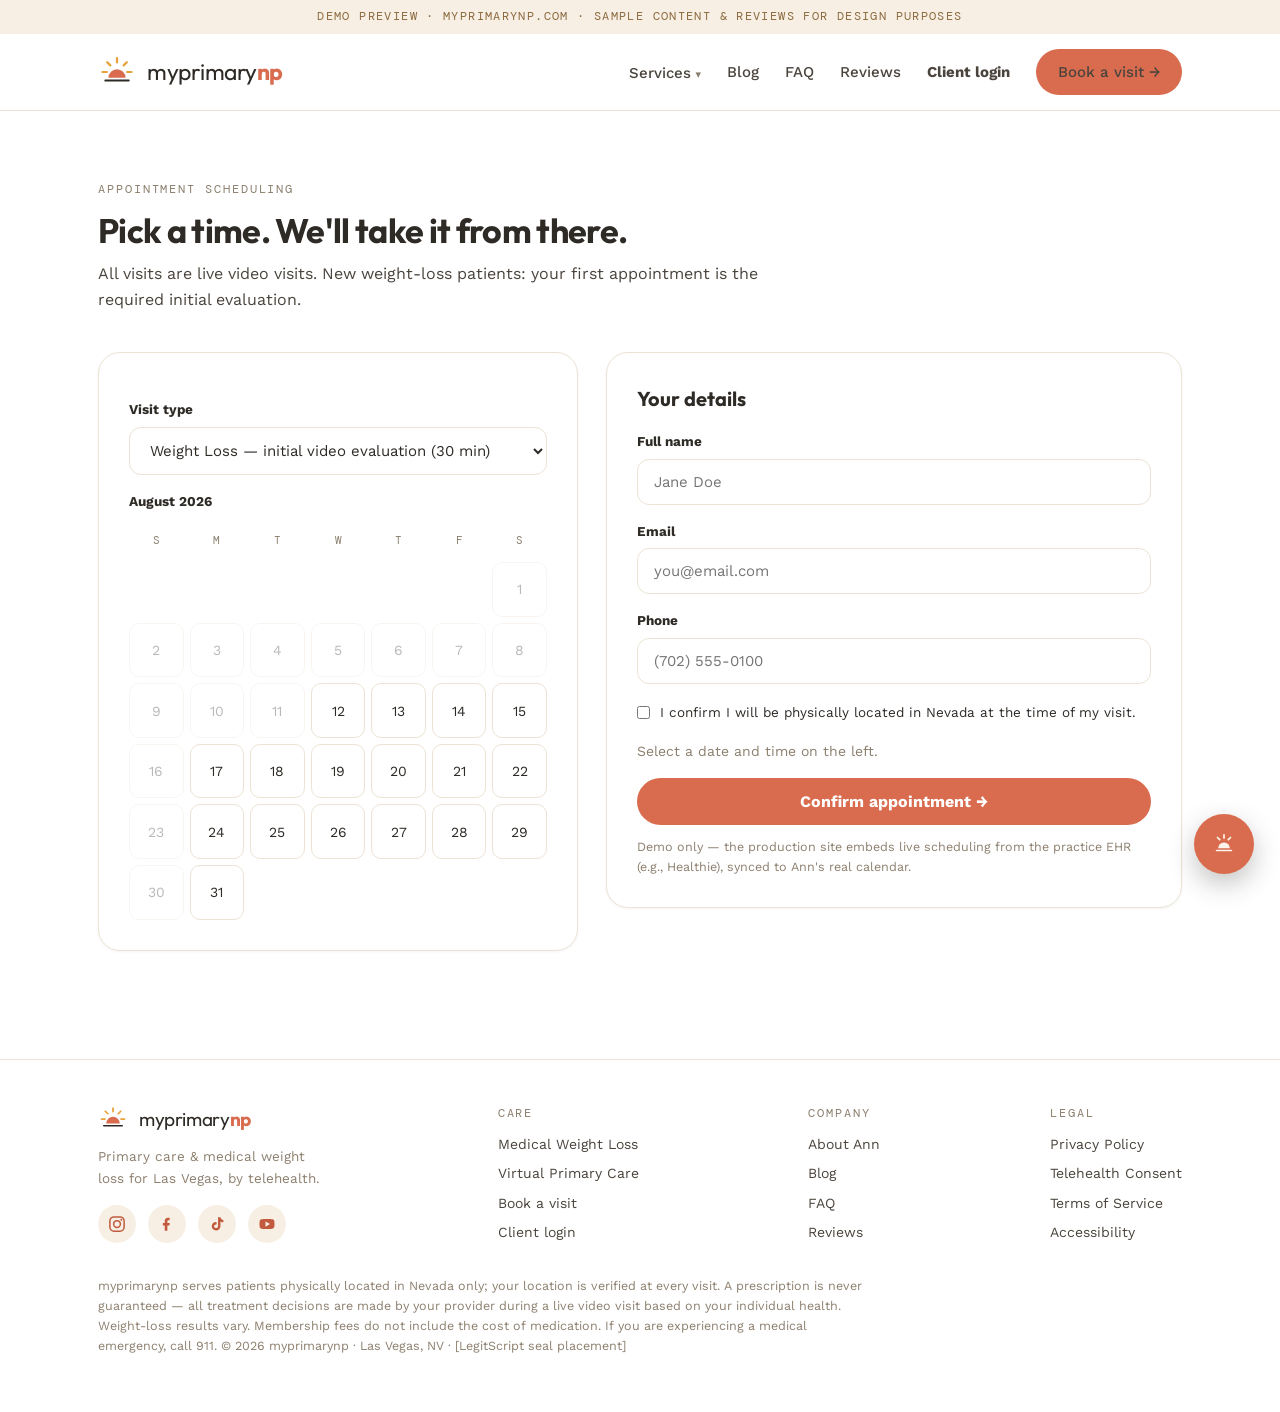
<file: book.html>
<!DOCTYPE html>
<html lang="en">
<head>
<meta charset="utf-8">
<meta name="viewport" content="width=device-width, initial-scale=1">
<title>Book a visit — myprimarynp</title>
<meta name="description" content="Schedule your telehealth video visit with myprimarynp in Las Vegas.">
<link rel="preconnect" href="https://fonts.googleapis.com">
<link href="https://fonts.googleapis.com/css2?family=Outfit:wght@400;500;700&family=Work+Sans:ital,wght@0,400;0,500;0,700;1,400&family=DM+Mono&display=swap" rel="stylesheet">
<link rel="stylesheet" href="styles.css">
<link rel="icon" type="image/svg+xml" href='data:image/svg+xml,<svg xmlns="http://www.w3.org/2000/svg" viewBox="0 0 120 120"><rect x="4" y="4" width="112" height="112" rx="28" fill="%23D96C4F"/><g stroke="%23FAF4EA" stroke-width="7" stroke-linecap="round"><line x1="60" y1="24" x2="60" y2="36"/><line x1="34" y1="35" x2="43" y2="44"/><line x1="86" y1="35" x2="77" y2="44"/></g><path d="M 36 80 A 24 24 0 0 1 84 80 Z" fill="%23FAF4EA"/><rect x="28" y="86" width="64" height="6" rx="3" fill="%23FAF4EA"/></svg>'>
</head>
<body>
<div class="demo-note">Demo preview · myprimarynp.com · sample content &amp; reviews for design purposes</div>
<nav class="top">
  <div class="wrap nav-inner">
    <a class="logo" href="index.html"><svg width="38" height="38" viewBox="0 0 120 120"><g stroke="#E9A23B" stroke-width="7" stroke-linecap="round"><line x1="60" y1="16" x2="60" y2="30"/><line x1="29" y1="29" x2="39" y2="39"/><line x1="91" y1="29" x2="81" y2="39"/><line x1="14" y1="60" x2="28" y2="60"/><line x1="106" y1="60" x2="92" y2="60"/></g><path d="M 33 78 A 27 27 0 0 1 87 78 Z" fill="#D96C4F"/><rect x="20" y="84" width="80" height="6" rx="3" fill="#2E2A26"/></svg><span class="word">myprimary<b>np</b></span></a>
    <div class="nav-links">
      <div class="dropdown">
        <a href="#">Services</a>
        <div class="menu">
          <a href="weight-loss.html"><b>Medical Weight Loss</b><small>GLP-1 programs · $129/mo</small></a>
          <a href="primary-care.html"><b>Virtual Primary Care</b><small>Visits from $49</small></a>
          <a href="primary-care.html#chronic"><b>Chronic Care</b><small>Ongoing plans from $35/mo</small></a>
          <a href="primary-care.html#quick"><b>Quick Visits</b><small>Same-week care from $35</small></a>
        </div>
      </div>
      <a href="blog.html">Blog</a>
      <a href="faq.html">FAQ</a>
      <a href="index.html#reviews">Reviews</a>
      <a href="portal.html" style="font-weight:700">Client login</a>
      <a class="btn btn-clay btn-sm" href="book.html">Book a visit →</a>
    </div>
  </div>
</nav>
<section><div class="wrap">
  <div class="sec-head"><span class="mono">Appointment scheduling</span><h2>Pick a time. We'll take it from there.</h2>
  <p style="color:var(--ink-soft);margin-top:10px">All visits are live video visits. New weight-loss patients: your first appointment is the required initial evaluation.</p></div>
  <div class="book-grid">
    <div class="card" style="padding:30px">
      <label for="svc">Visit type</label>
      <select id="svc">
        <option>Weight Loss — initial video evaluation (30 min)</option>
        <option>Weight Loss — follow-up (15 min)</option>
        <option>Primary Care — video visit (20 min)</option>
      </select>
      <label>August 2026</label>
      <div class="cal" id="cal"></div>
      <div id="slotwrap" style="display:none">
        <label>Available times (Pacific)</label>
        <div class="slots" id="slots"></div>
      </div>
    </div>
    <div class="card" style="padding:30px">
      <h3 class="card-t" style="margin-top:0">Your details</h3>
      <form id="bform" onsubmit="return confirmBooking(event)">
        <label for="nm">Full name</label><input id="nm" required placeholder="Jane Doe">
        <label for="em">Email</label><input id="em" type="email" required placeholder="you@email.com">
        <label for="ph">Phone</label><input id="ph" type="tel" required placeholder="(702) 555-0100">
        <label style="display:flex;gap:10px;align-items:flex-start;font-weight:400;margin-top:18px"><input type="checkbox" required style="width:auto;margin-top:4px">I confirm I will be physically located in Nevada at the time of my visit.</label>
        <div id="pick" style="margin:16px 0 4px;font-size:14px;color:var(--ink-mute)">Select a date and time on the left.</div>
        <button class="btn btn-clay" style="margin-top:12px;width:100%;justify-content:center" type="submit">Confirm appointment →</button>
        <p style="font-size:12.5px;color:var(--ink-mute);margin-top:12px">Demo only — the production site embeds live scheduling from the practice EHR (e.g., Healthie), synced to Ann's real calendar.</p>
      </form>
      <div id="done" style="display:none;text-align:center;padding:30px 10px">
        <svg width="54" height="54" viewBox="0 0 24 24" fill="none" stroke="#6E8A6A" stroke-width="2" stroke-linecap="round"><circle cx="12" cy="12" r="10"/><path d="M8 12.5l2.6 2.6L16 9.5"/></svg>
        <h3 class="card-t">You're booked!</h3>
        <p id="donetxt" style="color:var(--ink-soft);font-size:15px"></p>
        <p style="color:var(--ink-mute);font-size:13.5px;margin-top:10px">Check your email for the video link and intake questionnaire — please complete it before your visit.</p>
      </div>
    </div>
  </div>
</div></section>
<script>
const cal = document.getElementById('cal');
['S','M','T','W','T','F','S'].forEach(d=>{const e=document.createElement('div');e.className='dow';e.textContent=d;cal.appendChild(e)});
// August 2026 starts on a Saturday
for(let i=0;i<6;i++) cal.appendChild(document.createElement('div'));
let selDay=null, selSlot=null;
for(let d=1;d<=31;d++){
  const b=document.createElement('button');b.textContent=d;
  const dow=(6+d-1)%7;
  if(d<12||dow===0) b.disabled=true;  // past days & Sundays unavailable in demo
  b.onclick=()=>{document.querySelectorAll('.cal button').forEach(x=>x.classList.remove('sel'));b.classList.add('sel');selDay=d;selSlot=null;renderSlots();updatePick();};
  cal.appendChild(b);
}
function renderSlots(){
  const wrap=document.getElementById('slotwrap'), s=document.getElementById('slots');
  wrap.style.display='block'; s.innerHTML='';
  ['8:30 AM','9:15 AM','10:45 AM','1:00 PM','2:30 PM','4:15 PM'].forEach((t,i)=>{
    const b=document.createElement('button'); b.textContent=t;
    if((selDay+i)%5===0) { b.disabled=true; b.style.opacity=.35; }
    b.onclick=()=>{document.querySelectorAll('.slots button').forEach(x=>x.classList.remove('sel'));b.classList.add('sel');selSlot=t;updatePick();};
    s.appendChild(b);
  });
}
function updatePick(){
  const p=document.getElementById('pick');
  p.textContent = selDay ? (selSlot ? `Selected: August ${selDay}, 2026 at ${selSlot} PT` : `August ${selDay} — now pick a time.`) : 'Select a date and time on the left.';
  if(selSlot) p.style.color='var(--sage-dark)';
}
function confirmBooking(e){
  e.preventDefault();
  if(!selDay||!selSlot){alert('Please pick a date and time first.');return false}
  document.getElementById('bform').style.display='none';
  document.getElementById('donetxt').textContent=`${document.getElementById('svc').value} — August ${selDay}, 2026 at ${selSlot} PT.`;
  document.getElementById('done').style.display='block';
  return false;
}
</script>
<footer>
  <div class="wrap">
    <div class="foot-grid">
      <div>
        <a class="logo" href="index.html"><svg width="30" height="30" viewBox="0 0 120 120"><g stroke="#E9A23B" stroke-width="7" stroke-linecap="round"><line x1="60" y1="16" x2="60" y2="30"/><line x1="29" y1="29" x2="39" y2="39"/><line x1="91" y1="29" x2="81" y2="39"/><line x1="14" y1="60" x2="28" y2="60"/><line x1="106" y1="60" x2="92" y2="60"/></g><path d="M 33 78 A 27 27 0 0 1 87 78 Z" fill="#D96C4F"/><rect x="20" y="84" width="80" height="6" rx="3" fill="#2E2A26"/></svg><span class="word" style="font-size:19px">myprimary<b>np</b></span></a>
        <p style="font-size:13.5px;color:var(--ink-mute);margin-top:12px;max-width:230px">Primary care &amp; medical weight loss for Las Vegas, by telehealth.</p>
        <div class="social">
  <a href="#" aria-label="Instagram"><svg width="18" height="18" viewBox="0 0 24 24" fill="none" stroke="#C25A3F" stroke-width="2" stroke-linecap="round"><rect x="2.5" y="2.5" width="19" height="19" rx="5.5"/><circle cx="12" cy="12" r="4.5"/><circle cx="17.8" cy="6.2" r="1.3" fill="#C25A3F" stroke="none"/></svg></a>
  <a href="#" aria-label="Facebook"><svg width="18" height="18" viewBox="0 0 24 24" fill="#C25A3F"><path d="M15.5 3.5H13c-2.2 0-4 1.8-4 4v3H6.5v3.5H9V21h3.5v-7h2.7l.55-3.5H12.5v-2.4c0-.6.5-1.1 1.1-1.1h1.9z"/></svg></a>
  <a href="#" aria-label="TikTok"><svg width="18" height="18" viewBox="0 0 24 24" fill="#C25A3F"><path d="M16.6 3c.4 1.9 1.7 3.4 3.9 3.7v3.1c-1.5 0-2.8-.4-3.9-1.2v5.9c0 3.7-2.6 6-5.9 6-3.1 0-5.7-2.2-5.7-5.5 0-3.6 3-5.8 6.4-5.5v3.2c-1.6-.4-3.2.6-3.2 2.3 0 1.5 1.2 2.4 2.5 2.4 1.5 0 2.7-1 2.7-3.1V3z"/></svg></a>
  <a href="#" aria-label="YouTube"><svg width="18" height="18" viewBox="0 0 24 24" fill="#C25A3F"><path d="M22 12c0-2.2-.2-3.8-.5-4.6-.3-.9-1-1.5-1.9-1.7C17.9 5.3 12 5.3 12 5.3s-5.9 0-7.6.4c-.9.2-1.6.8-1.9 1.7C2.2 8.2 2 9.8 2 12s.2 3.8.5 4.6c.3.9 1 1.4 1.9 1.7 1.7.4 7.6.4 7.6.4s5.9 0 7.6-.4c-.9-.2 1.6-.8 1.9-1.7.3-.8.5-2.4.5-4.6zM10 15.5v-7l6 3.5z"/></svg></a>
</div>
      </div>
      <div class="col"><div class="mono">Care</div><a href="weight-loss.html">Medical Weight Loss</a><a href="primary-care.html">Virtual Primary Care</a><a href="book.html">Book a visit</a><a href="portal.html">Client login</a></div>
      <div class="col"><div class="mono">Company</div><a href="index.html#about">About Ann</a><a href="blog.html">Blog</a><a href="faq.html">FAQ</a><a href="index.html#reviews">Reviews</a></div>
      <div class="col"><div class="mono">Legal</div><a href="#">Privacy Policy</a><a href="#">Telehealth Consent</a><a href="#">Terms of Service</a><a href="#">Accessibility</a></div>
    </div>
    <p class="disclaimer">myprimarynp serves patients physically located in Nevada only; your location is verified at every visit. A prescription is never guaranteed — all treatment decisions are made by your provider during a live video visit based on your individual health. Weight-loss results vary. Membership fees do not include the cost of medication. If you are experiencing a medical emergency, call 911. © 2026 myprimarynp · Las Vegas, NV · [LegitScript seal placement]</p>
  </div>
</footer>
<script src="chat.js" defer></script>
</body>
</html>
</file>
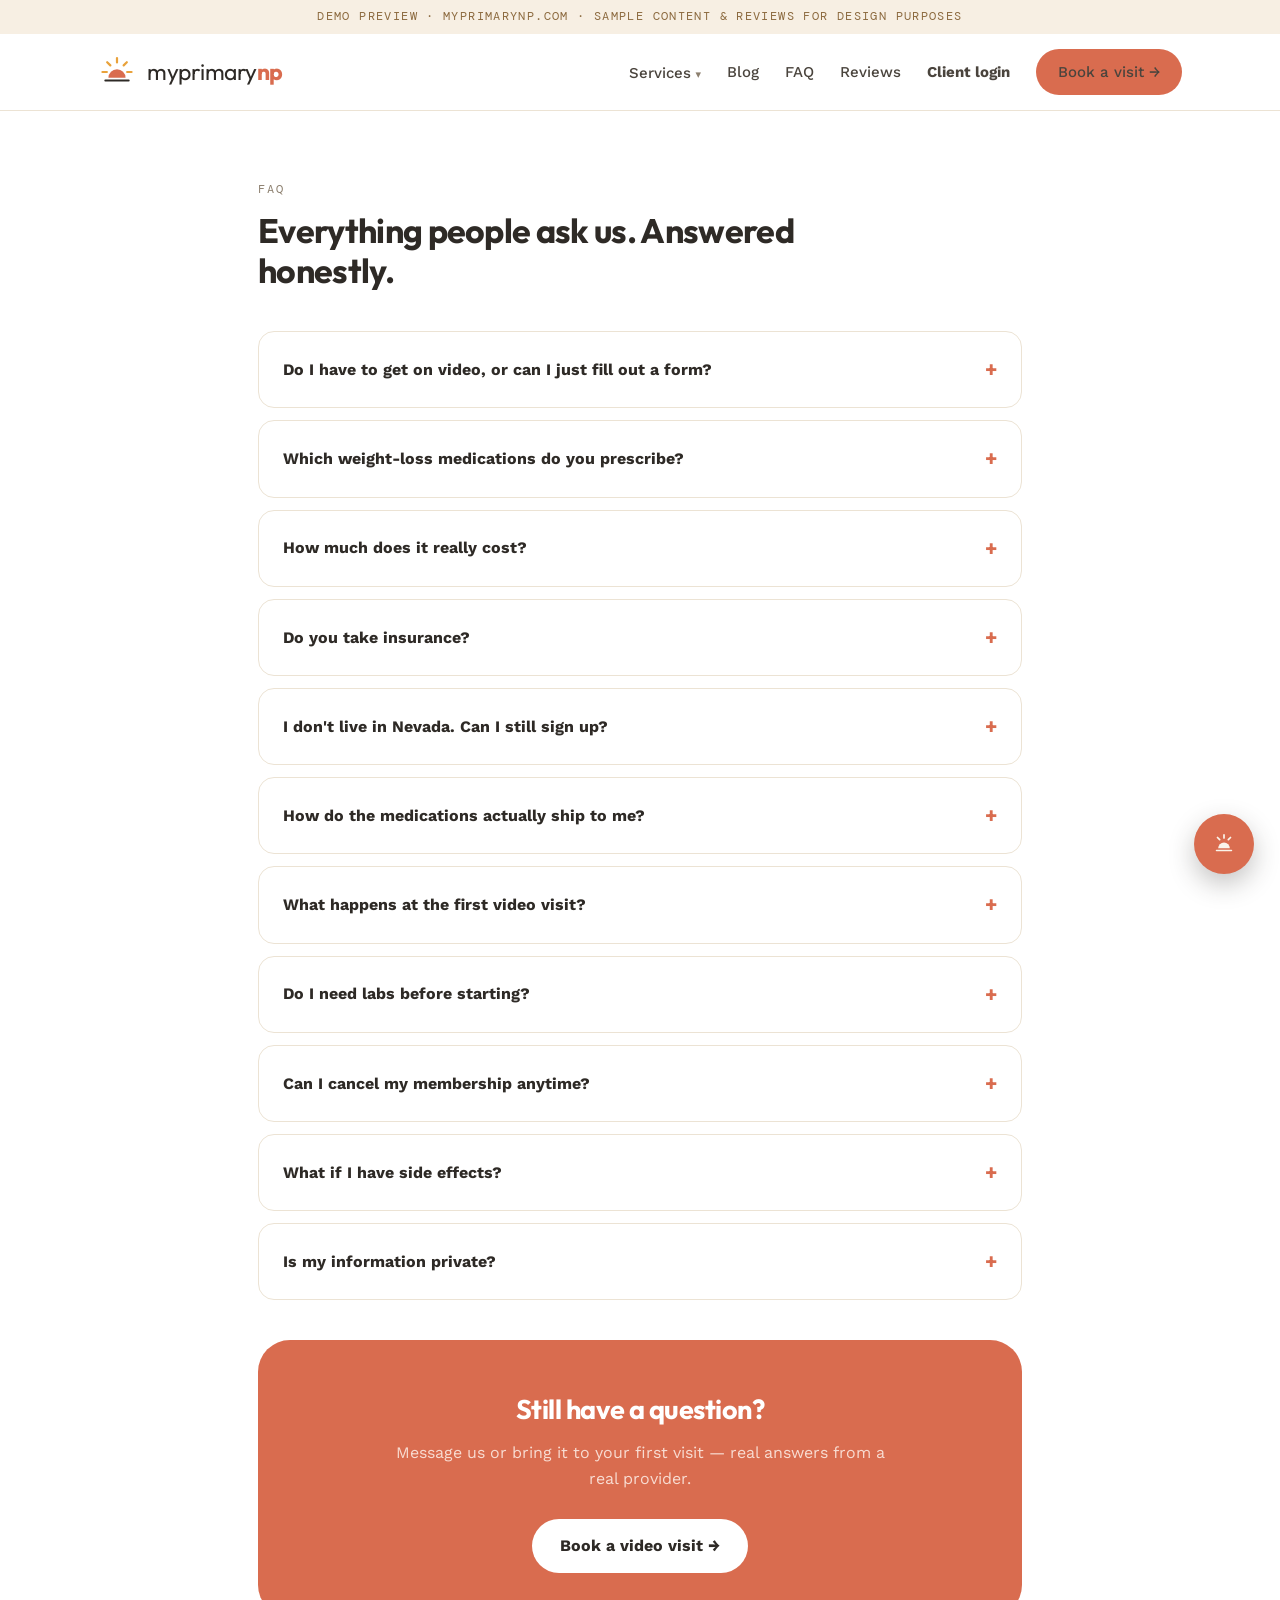
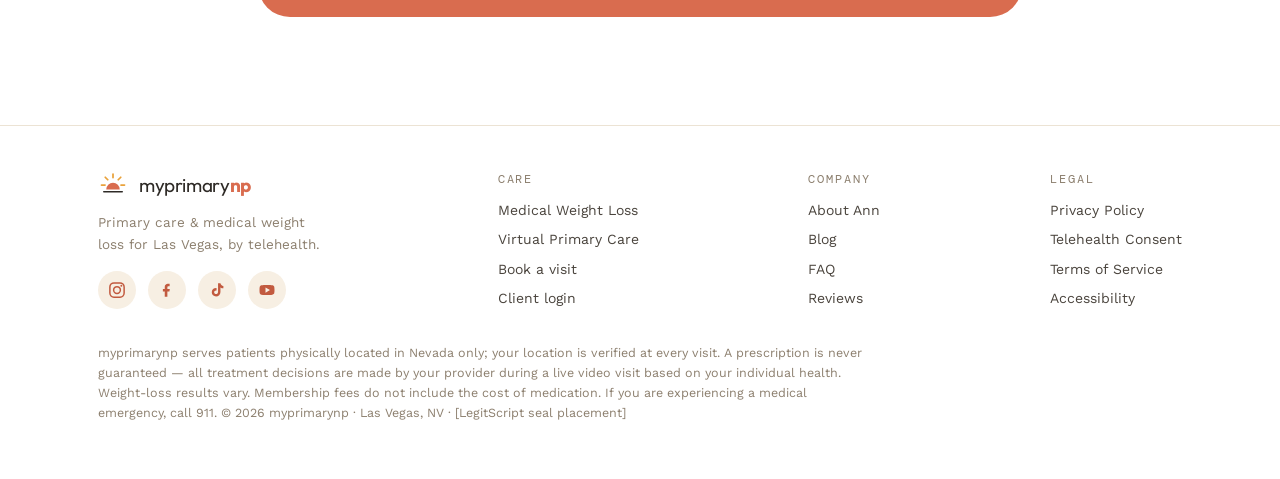
<file: faq.html>
<!DOCTYPE html>
<html lang="en">
<head>
<meta charset="utf-8">
<meta name="viewport" content="width=device-width, initial-scale=1">
<title>FAQ — myprimarynp</title>
<meta name="description" content="Frequently asked questions about myprimarynp's weight loss and primary care telehealth services in Las Vegas.">
<link rel="preconnect" href="https://fonts.googleapis.com">
<link href="https://fonts.googleapis.com/css2?family=Outfit:wght@400;500;700&family=Work+Sans:ital,wght@0,400;0,500;0,700;1,400&family=DM+Mono&display=swap" rel="stylesheet">
<link rel="stylesheet" href="styles.css">
<link rel="icon" type="image/svg+xml" href='data:image/svg+xml,<svg xmlns="http://www.w3.org/2000/svg" viewBox="0 0 120 120"><rect x="4" y="4" width="112" height="112" rx="28" fill="%23D96C4F"/><g stroke="%23FAF4EA" stroke-width="7" stroke-linecap="round"><line x1="60" y1="24" x2="60" y2="36"/><line x1="34" y1="35" x2="43" y2="44"/><line x1="86" y1="35" x2="77" y2="44"/></g><path d="M 36 80 A 24 24 0 0 1 84 80 Z" fill="%23FAF4EA"/><rect x="28" y="86" width="64" height="6" rx="3" fill="%23FAF4EA"/></svg>'>
</head>
<body>
<div class="demo-note">Demo preview · myprimarynp.com · sample content &amp; reviews for design purposes</div>
<nav class="top">
  <div class="wrap nav-inner">
    <a class="logo" href="index.html"><svg width="38" height="38" viewBox="0 0 120 120"><g stroke="#E9A23B" stroke-width="7" stroke-linecap="round"><line x1="60" y1="16" x2="60" y2="30"/><line x1="29" y1="29" x2="39" y2="39"/><line x1="91" y1="29" x2="81" y2="39"/><line x1="14" y1="60" x2="28" y2="60"/><line x1="106" y1="60" x2="92" y2="60"/></g><path d="M 33 78 A 27 27 0 0 1 87 78 Z" fill="#D96C4F"/><rect x="20" y="84" width="80" height="6" rx="3" fill="#2E2A26"/></svg><span class="word">myprimary<b>np</b></span></a>
    <div class="nav-links">
      <div class="dropdown">
        <a href="#">Services</a>
        <div class="menu">
          <a href="weight-loss.html"><b>Medical Weight Loss</b><small>GLP-1 programs · $129/mo</small></a>
          <a href="primary-care.html"><b>Virtual Primary Care</b><small>Visits from $49</small></a>
          <a href="primary-care.html#chronic"><b>Chronic Care</b><small>Ongoing plans from $35/mo</small></a>
          <a href="primary-care.html#quick"><b>Quick Visits</b><small>Same-week care from $35</small></a>
        </div>
      </div>
      <a href="blog.html">Blog</a>
      <a href="faq.html">FAQ</a>
      <a href="index.html#reviews">Reviews</a>
      <a href="portal.html" style="font-weight:700">Client login</a>
      <a class="btn btn-clay btn-sm" href="book.html">Book a visit →</a>
    </div>
  </div>
</nav>
<section><div class="wrap" style="max-width:820px">
  <div class="sec-head"><span class="mono">FAQ</span><h2>Everything people ask us. Answered honestly.</h2></div>
  <details class="faq"><summary>Do I have to get on video, or can I just fill out a form?</summary><div class="a">Every new patient starts with a live video visit — it's how good medicine works, and it's the safest way to prescribe in Nevada. After that first visit, quick questionnaire check-ins handle most refills.</div></details>
<details class="faq"><summary>Which weight-loss medications do you prescribe?</summary><div class="a">FDA-approved GLP-1 and dual-agonist medications only: Wegovy® (semaglutide, injection or daily pill), Zepbound® (tirzepatide), and Foundayo® (orforglipron, a once-daily pill). We never prescribe compounded copies.</div></details>
<details class="faq"><summary>How much does it really cost?</summary><div class="a">Weight loss membership is $129/month — visits, dose adjustments, messaging, labs coordination, and prior-auth help. Medication is billed separately: through insurance, or at the manufacturers' published cash prices (roughly $149–$449/month depending on the drug and dose).</div></details>
<details class="faq"><summary>Do you take insurance?</summary><div class="a">Your membership is self-pay, but we work with your insurance for the medication itself — including prior authorizations for Wegovy and Zepbound, and the Medicare $50/month Bridge program for those who qualify.</div></details>
<details class="faq"><summary>I don't live in Nevada. Can I still sign up?</summary><div class="a">Not yet — we're licensed in Nevada and see patients who are physically in Nevada at the time of their visit. We verify location at every appointment.</div></details>
<details class="faq"><summary>How do the medications actually ship to me?</summary><div class="a">After your video visit, your NP e-prescribes to a licensed pharmacy: your local pharmacy for insurance fills, or manufacturer-direct home delivery (LillyDirect®, NovoCare®) for cash pay. Cold-chain shipping is included for injectables.</div></details>
<details class="faq"><summary>What happens at the first video visit?</summary><div class="a">About 30 minutes: your history and goals, current medications, weight and vitals you report, and a plan — including baseline labs if needed. If a GLP-1 is appropriate, your prescription is sent the same day.</div></details>
<details class="faq"><summary>Do I need labs before starting?</summary><div class="a">Usually, yes — a baseline panel keeps you safe and gives us a starting line. We order labs at a draw site near you, and review results together in plain English.</div></details>
<details class="faq"><summary>Can I cancel my membership anytime?</summary><div class="a">Yes. Month-to-month, cancel in two clicks from your portal, no cancellation fees, no guilt trips.</div></details>
<details class="faq"><summary>What if I have side effects?</summary><div class="a">Message your NP directly — same day answers, dose adjustments when needed, and anti-nausea strategies that actually work. Managing side effects is a core part of the membership, not an upsell.</div></details>
<details class="faq"><summary>Is my information private?</summary><div class="a">Yes. Visits, messaging, and records live in a HIPAA-compliant platform, and we never sell or share your health information with advertisers.</div></details>
  <div class="band" style="margin-top:40px;padding:44px"><h2 style="font-size:27px">Still have a question?</h2><p>Message us or bring it to your first visit — real answers from a real provider.</p><a class="btn" href="book.html">Book a video visit →</a></div>
</div></section>
<footer>
  <div class="wrap">
    <div class="foot-grid">
      <div>
        <a class="logo" href="index.html"><svg width="30" height="30" viewBox="0 0 120 120"><g stroke="#E9A23B" stroke-width="7" stroke-linecap="round"><line x1="60" y1="16" x2="60" y2="30"/><line x1="29" y1="29" x2="39" y2="39"/><line x1="91" y1="29" x2="81" y2="39"/><line x1="14" y1="60" x2="28" y2="60"/><line x1="106" y1="60" x2="92" y2="60"/></g><path d="M 33 78 A 27 27 0 0 1 87 78 Z" fill="#D96C4F"/><rect x="20" y="84" width="80" height="6" rx="3" fill="#2E2A26"/></svg><span class="word" style="font-size:19px">myprimary<b>np</b></span></a>
        <p style="font-size:13.5px;color:var(--ink-mute);margin-top:12px;max-width:230px">Primary care &amp; medical weight loss for Las Vegas, by telehealth.</p>
        <div class="social">
  <a href="#" aria-label="Instagram"><svg width="18" height="18" viewBox="0 0 24 24" fill="none" stroke="#C25A3F" stroke-width="2" stroke-linecap="round"><rect x="2.5" y="2.5" width="19" height="19" rx="5.5"/><circle cx="12" cy="12" r="4.5"/><circle cx="17.8" cy="6.2" r="1.3" fill="#C25A3F" stroke="none"/></svg></a>
  <a href="#" aria-label="Facebook"><svg width="18" height="18" viewBox="0 0 24 24" fill="#C25A3F"><path d="M15.5 3.5H13c-2.2 0-4 1.8-4 4v3H6.5v3.5H9V21h3.5v-7h2.7l.55-3.5H12.5v-2.4c0-.6.5-1.1 1.1-1.1h1.9z"/></svg></a>
  <a href="#" aria-label="TikTok"><svg width="18" height="18" viewBox="0 0 24 24" fill="#C25A3F"><path d="M16.6 3c.4 1.9 1.7 3.4 3.9 3.7v3.1c-1.5 0-2.8-.4-3.9-1.2v5.9c0 3.7-2.6 6-5.9 6-3.1 0-5.7-2.2-5.7-5.5 0-3.6 3-5.8 6.4-5.5v3.2c-1.6-.4-3.2.6-3.2 2.3 0 1.5 1.2 2.4 2.5 2.4 1.5 0 2.7-1 2.7-3.1V3z"/></svg></a>
  <a href="#" aria-label="YouTube"><svg width="18" height="18" viewBox="0 0 24 24" fill="#C25A3F"><path d="M22 12c0-2.2-.2-3.8-.5-4.6-.3-.9-1-1.5-1.9-1.7C17.9 5.3 12 5.3 12 5.3s-5.9 0-7.6.4c-.9.2-1.6.8-1.9 1.7C2.2 8.2 2 9.8 2 12s.2 3.8.5 4.6c.3.9 1 1.4 1.9 1.7 1.7.4 7.6.4 7.6.4s5.9 0 7.6-.4c-.9-.2 1.6-.8 1.9-1.7.3-.8.5-2.4.5-4.6zM10 15.5v-7l6 3.5z"/></svg></a>
</div>
      </div>
      <div class="col"><div class="mono">Care</div><a href="weight-loss.html">Medical Weight Loss</a><a href="primary-care.html">Virtual Primary Care</a><a href="book.html">Book a visit</a><a href="portal.html">Client login</a></div>
      <div class="col"><div class="mono">Company</div><a href="index.html#about">About Ann</a><a href="blog.html">Blog</a><a href="faq.html">FAQ</a><a href="index.html#reviews">Reviews</a></div>
      <div class="col"><div class="mono">Legal</div><a href="#">Privacy Policy</a><a href="#">Telehealth Consent</a><a href="#">Terms of Service</a><a href="#">Accessibility</a></div>
    </div>
    <p class="disclaimer">myprimarynp serves patients physically located in Nevada only; your location is verified at every visit. A prescription is never guaranteed — all treatment decisions are made by your provider during a live video visit based on your individual health. Weight-loss results vary. Membership fees do not include the cost of medication. If you are experiencing a medical emergency, call 911. © 2026 myprimarynp · Las Vegas, NV · [LegitScript seal placement]</p>
  </div>
</footer>
<script src="chat.js" defer></script>
</body>
</html>
</file>
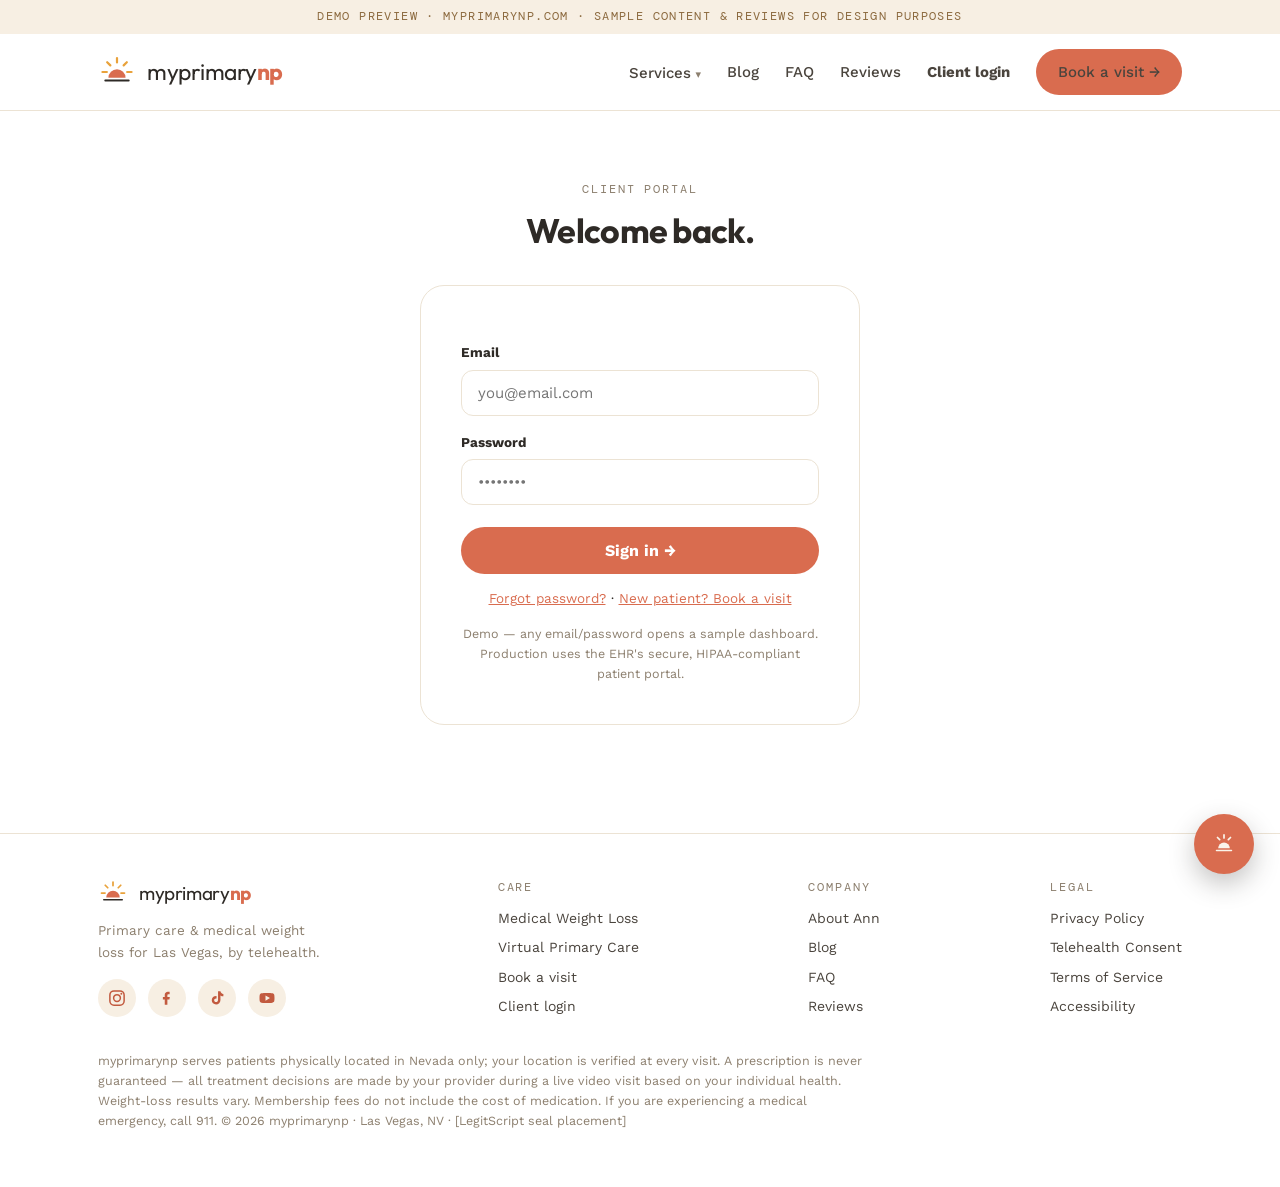
<file: portal.html>
<!DOCTYPE html>
<html lang="en">
<head>
<meta charset="utf-8">
<meta name="viewport" content="width=device-width, initial-scale=1">
<title>Client portal — myprimarynp</title>
<meta name="description" content="Secure client portal for myprimarynp patients.">
<link rel="preconnect" href="https://fonts.googleapis.com">
<link href="https://fonts.googleapis.com/css2?family=Outfit:wght@400;500;700&family=Work+Sans:ital,wght@0,400;0,500;0,700;1,400&family=DM+Mono&display=swap" rel="stylesheet">
<link rel="stylesheet" href="styles.css">
<link rel="icon" type="image/svg+xml" href='data:image/svg+xml,<svg xmlns="http://www.w3.org/2000/svg" viewBox="0 0 120 120"><rect x="4" y="4" width="112" height="112" rx="28" fill="%23D96C4F"/><g stroke="%23FAF4EA" stroke-width="7" stroke-linecap="round"><line x1="60" y1="24" x2="60" y2="36"/><line x1="34" y1="35" x2="43" y2="44"/><line x1="86" y1="35" x2="77" y2="44"/></g><path d="M 36 80 A 24 24 0 0 1 84 80 Z" fill="%23FAF4EA"/><rect x="28" y="86" width="64" height="6" rx="3" fill="%23FAF4EA"/></svg>'>
</head>
<body>
<div class="demo-note">Demo preview · myprimarynp.com · sample content &amp; reviews for design purposes</div>
<nav class="top">
  <div class="wrap nav-inner">
    <a class="logo" href="index.html"><svg width="38" height="38" viewBox="0 0 120 120"><g stroke="#E9A23B" stroke-width="7" stroke-linecap="round"><line x1="60" y1="16" x2="60" y2="30"/><line x1="29" y1="29" x2="39" y2="39"/><line x1="91" y1="29" x2="81" y2="39"/><line x1="14" y1="60" x2="28" y2="60"/><line x1="106" y1="60" x2="92" y2="60"/></g><path d="M 33 78 A 27 27 0 0 1 87 78 Z" fill="#D96C4F"/><rect x="20" y="84" width="80" height="6" rx="3" fill="#2E2A26"/></svg><span class="word">myprimary<b>np</b></span></a>
    <div class="nav-links">
      <div class="dropdown">
        <a href="#">Services</a>
        <div class="menu">
          <a href="weight-loss.html"><b>Medical Weight Loss</b><small>GLP-1 programs · $129/mo</small></a>
          <a href="primary-care.html"><b>Virtual Primary Care</b><small>Visits from $49</small></a>
          <a href="primary-care.html#chronic"><b>Chronic Care</b><small>Ongoing plans from $35/mo</small></a>
          <a href="primary-care.html#quick"><b>Quick Visits</b><small>Same-week care from $35</small></a>
        </div>
      </div>
      <a href="blog.html">Blog</a>
      <a href="faq.html">FAQ</a>
      <a href="index.html#reviews">Reviews</a>
      <a href="portal.html" style="font-weight:700">Client login</a>
      <a class="btn btn-clay btn-sm" href="book.html">Book a visit →</a>
    </div>
  </div>
</nav>
<section><div class="wrap portal-shell">
  <div id="login">
    <div class="sec-head" style="text-align:center;margin:0 auto 34px"><span class="mono">Client portal</span><h2>Welcome back.</h2></div>
    <div class="login-card">
      <form onsubmit="document.getElementById('login').style.display='none';document.getElementById('dash').classList.add('on');window.scrollTo(0,0);return false">
        <label for="lem">Email</label><input id="lem" type="email" required placeholder="you@email.com">
        <label for="lpw">Password</label><input id="lpw" type="password" required placeholder="••••••••">
        <button class="btn btn-clay" style="margin-top:22px;width:100%;justify-content:center" type="submit">Sign in →</button>
        <p style="text-align:center;margin-top:14px;font-size:13.5px"><a href="#">Forgot password?</a> · <a href="book.html">New patient? Book a visit</a></p>
        <p style="font-size:12.5px;color:var(--ink-mute);margin-top:14px;text-align:center">Demo — any email/password opens a sample dashboard. Production uses the EHR's secure, HIPAA-compliant patient portal.</p>
      </form>
    </div>
  </div>
  <div class="dash" id="dash">
    <div style="display:flex;justify-content:space-between;align-items:center;flex-wrap:wrap;gap:14px">
      <div><span class="mono">Client portal · Demo</span><h2>Good morning, Jane 🌅</h2></div>
      <a class="btn btn-ghost btn-sm" href="book.html">Book follow-up</a>
    </div>
    <div class="dash-grid">
      <div class="stat"><div class="mono" style="margin-bottom:8px">Next appointment</div><div class="v" style="font-size:20px">Aug 18 · 9:15 AM</div><p style="font-size:13.5px;color:var(--ink-mute)">Weight loss follow-up · video<br><a href="#">Join link</a> · <a href="#">Reschedule</a></p></div>
      <div class="stat"><div class="mono" style="margin-bottom:8px">Current medication</div><div class="v" style="font-size:20px">Zepbound® 7.5 mg</div><p style="font-size:13.5px;color:var(--ink-mute)">Weekly · next refill ships Aug 21<br><a href="#">Request refill</a></p></div>
      <div class="stat"><div class="mono" style="margin-bottom:8px">Progress</div><div class="v">−18 lbs</div>
        <svg width="100%" height="44" viewBox="0 0 200 44" preserveAspectRatio="none"><polyline points="0,6 30,9 60,14 90,18 120,25 150,30 180,34 200,37" fill="none" stroke="#8FA98B" stroke-width="3" stroke-linecap="round"/></svg>
        <p style="font-size:13.5px;color:var(--ink-mute)">212 → 194 lbs since March</p></div>
    </div>
    <div class="cards2" style="margin-top:18px">
      <div class="card">
        <h3 class="card-t" style="margin-top:0">Messages</h3>
        <div class="msg"><div class="b"><b>Ann</b> · Mon<br>Labs look great — A1c down to 5.6. Keep doing what you're doing! See you on the 18th.</div></div>
        <div class="msg me"><div class="b">That's amazing news, thank you!!</div></div>
        <div class="msg"><div class="b"><b>Ann</b> · Mon<br>Any nausea since we moved to 7.5 mg? If so, small meals + hydration, and message me anytime.</div></div>
        <form onsubmit="return false"><div style="display:flex;gap:10px;margin-top:12px"><input placeholder="Write a message…"><button class="btn btn-clay btn-sm" type="submit">Send</button></div></form>
      </div>
      <div class="card">
        <h3 class="card-t" style="margin-top:0">Your care</h3>
        <ul class="feat">
          <li><b>Intake questionnaire</b> — completed Mar 2</li>
          <li><b>Initial video evaluation</b> — completed Mar 5</li>
          <li><b>Baseline labs</b> — completed Mar 9</li>
          <li><b>Monthly follow-ups</b> — 5 of 5 attended</li>
        </ul>
        <div class="mono" style="margin:14px 0 8px">Documents</div>
        <p style="font-size:14.5px"><a href="#">Telehealth consent</a> · <a href="#">Care plan (PDF)</a> · <a href="#">Receipts &amp; superbills</a></p>
      </div>
    </div>
  </div>
</div></section>
<footer>
  <div class="wrap">
    <div class="foot-grid">
      <div>
        <a class="logo" href="index.html"><svg width="30" height="30" viewBox="0 0 120 120"><g stroke="#E9A23B" stroke-width="7" stroke-linecap="round"><line x1="60" y1="16" x2="60" y2="30"/><line x1="29" y1="29" x2="39" y2="39"/><line x1="91" y1="29" x2="81" y2="39"/><line x1="14" y1="60" x2="28" y2="60"/><line x1="106" y1="60" x2="92" y2="60"/></g><path d="M 33 78 A 27 27 0 0 1 87 78 Z" fill="#D96C4F"/><rect x="20" y="84" width="80" height="6" rx="3" fill="#2E2A26"/></svg><span class="word" style="font-size:19px">myprimary<b>np</b></span></a>
        <p style="font-size:13.5px;color:var(--ink-mute);margin-top:12px;max-width:230px">Primary care &amp; medical weight loss for Las Vegas, by telehealth.</p>
        <div class="social">
  <a href="#" aria-label="Instagram"><svg width="18" height="18" viewBox="0 0 24 24" fill="none" stroke="#C25A3F" stroke-width="2" stroke-linecap="round"><rect x="2.5" y="2.5" width="19" height="19" rx="5.5"/><circle cx="12" cy="12" r="4.5"/><circle cx="17.8" cy="6.2" r="1.3" fill="#C25A3F" stroke="none"/></svg></a>
  <a href="#" aria-label="Facebook"><svg width="18" height="18" viewBox="0 0 24 24" fill="#C25A3F"><path d="M15.5 3.5H13c-2.2 0-4 1.8-4 4v3H6.5v3.5H9V21h3.5v-7h2.7l.55-3.5H12.5v-2.4c0-.6.5-1.1 1.1-1.1h1.9z"/></svg></a>
  <a href="#" aria-label="TikTok"><svg width="18" height="18" viewBox="0 0 24 24" fill="#C25A3F"><path d="M16.6 3c.4 1.9 1.7 3.4 3.9 3.7v3.1c-1.5 0-2.8-.4-3.9-1.2v5.9c0 3.7-2.6 6-5.9 6-3.1 0-5.7-2.2-5.7-5.5 0-3.6 3-5.8 6.4-5.5v3.2c-1.6-.4-3.2.6-3.2 2.3 0 1.5 1.2 2.4 2.5 2.4 1.5 0 2.7-1 2.7-3.1V3z"/></svg></a>
  <a href="#" aria-label="YouTube"><svg width="18" height="18" viewBox="0 0 24 24" fill="#C25A3F"><path d="M22 12c0-2.2-.2-3.8-.5-4.6-.3-.9-1-1.5-1.9-1.7C17.9 5.3 12 5.3 12 5.3s-5.9 0-7.6.4c-.9.2-1.6.8-1.9 1.7C2.2 8.2 2 9.8 2 12s.2 3.8.5 4.6c.3.9 1 1.4 1.9 1.7 1.7.4 7.6.4 7.6.4s5.9 0 7.6-.4c-.9-.2 1.6-.8 1.9-1.7.3-.8.5-2.4.5-4.6zM10 15.5v-7l6 3.5z"/></svg></a>
</div>
      </div>
      <div class="col"><div class="mono">Care</div><a href="weight-loss.html">Medical Weight Loss</a><a href="primary-care.html">Virtual Primary Care</a><a href="book.html">Book a visit</a><a href="portal.html">Client login</a></div>
      <div class="col"><div class="mono">Company</div><a href="index.html#about">About Ann</a><a href="blog.html">Blog</a><a href="faq.html">FAQ</a><a href="index.html#reviews">Reviews</a></div>
      <div class="col"><div class="mono">Legal</div><a href="#">Privacy Policy</a><a href="#">Telehealth Consent</a><a href="#">Terms of Service</a><a href="#">Accessibility</a></div>
    </div>
    <p class="disclaimer">myprimarynp serves patients physically located in Nevada only; your location is verified at every visit. A prescription is never guaranteed — all treatment decisions are made by your provider during a live video visit based on your individual health. Weight-loss results vary. Membership fees do not include the cost of medication. If you are experiencing a medical emergency, call 911. © 2026 myprimarynp · Las Vegas, NV · [LegitScript seal placement]</p>
  </div>
</footer>
<script src="chat.js" defer></script>
</body>
</html>
</file>
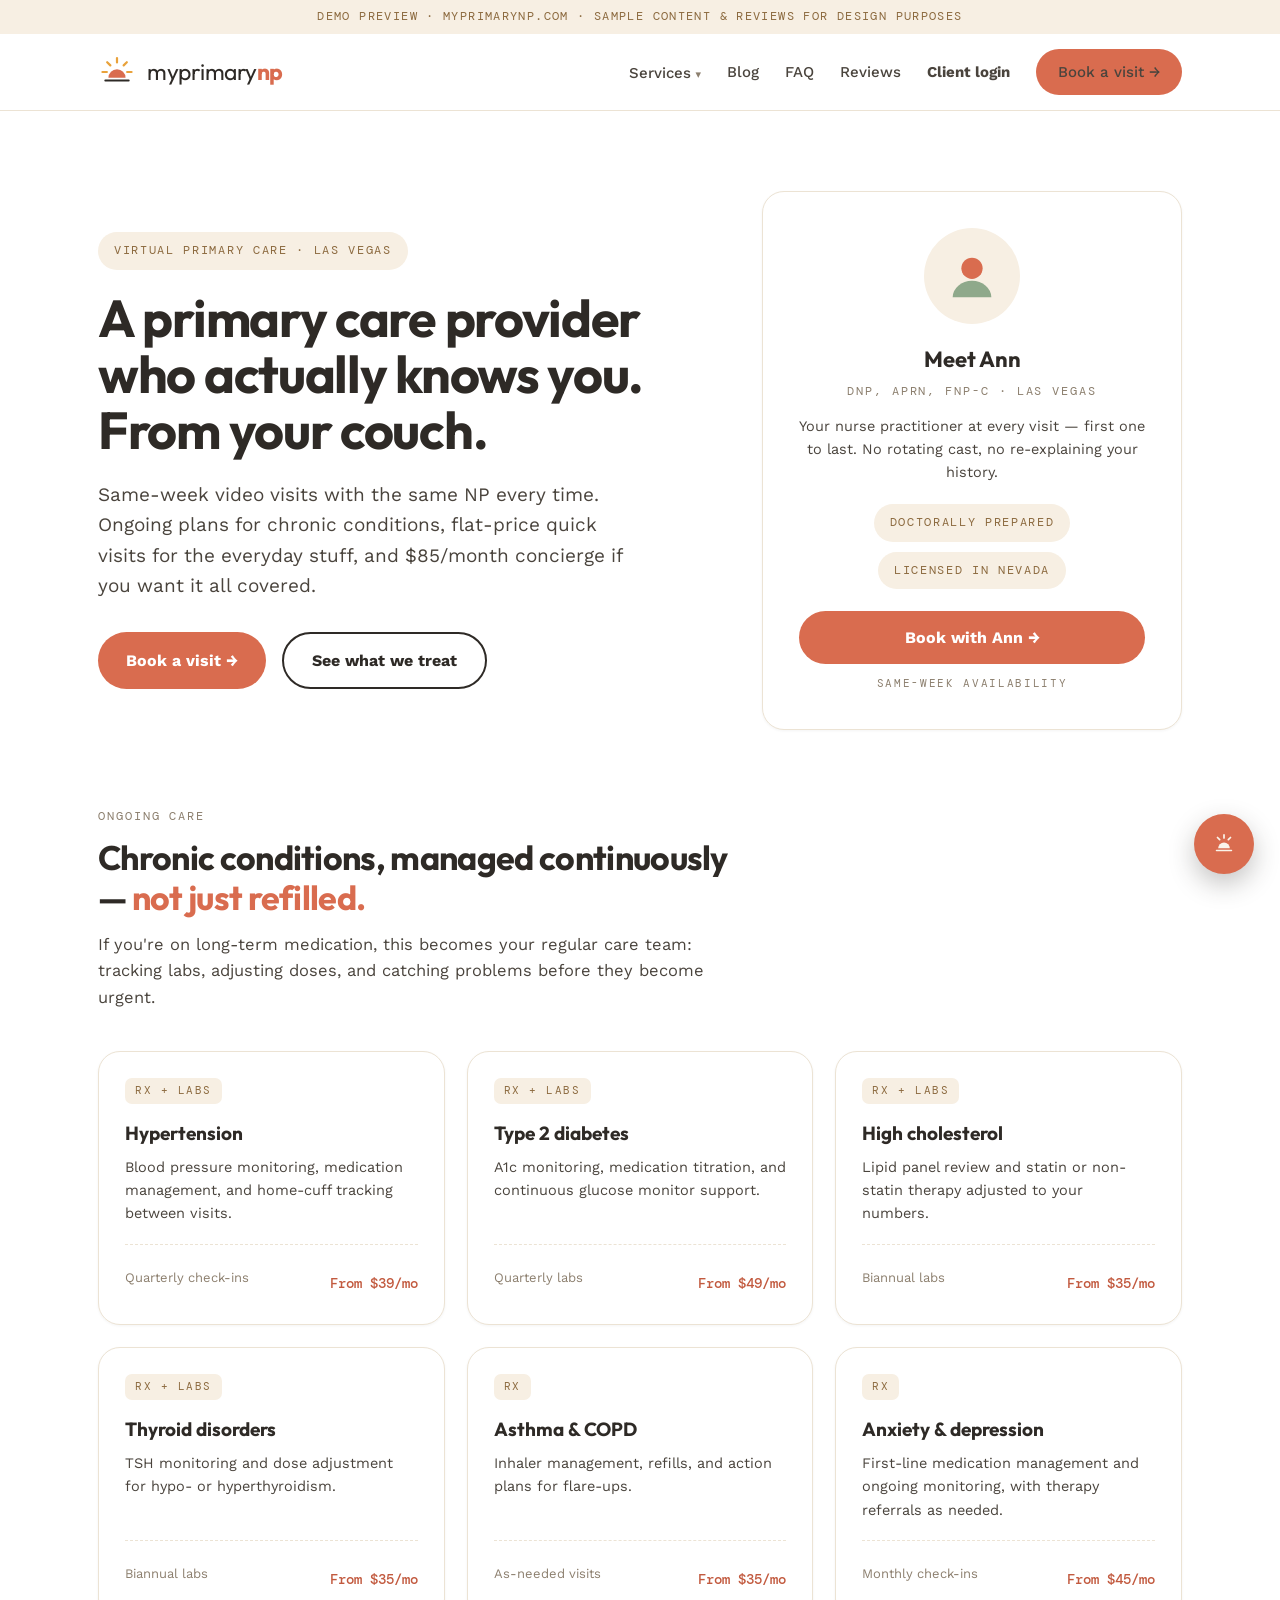
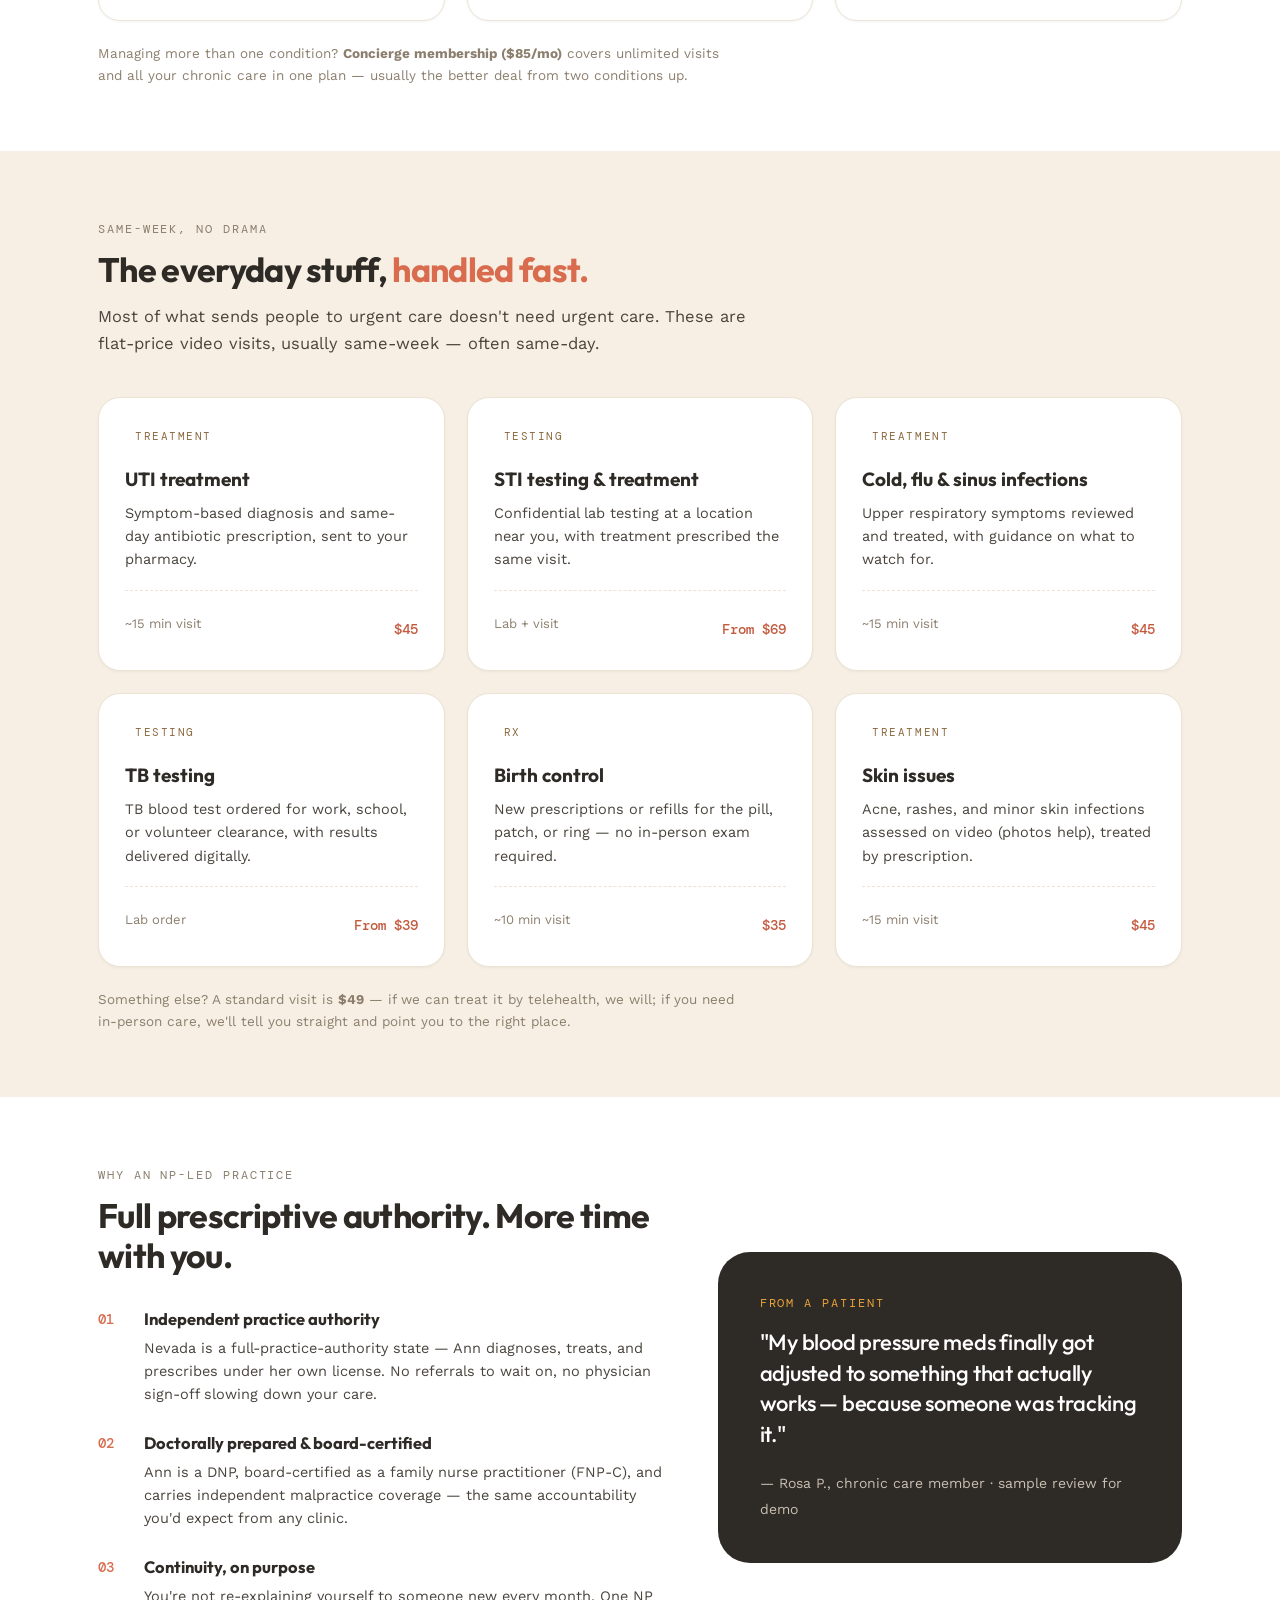
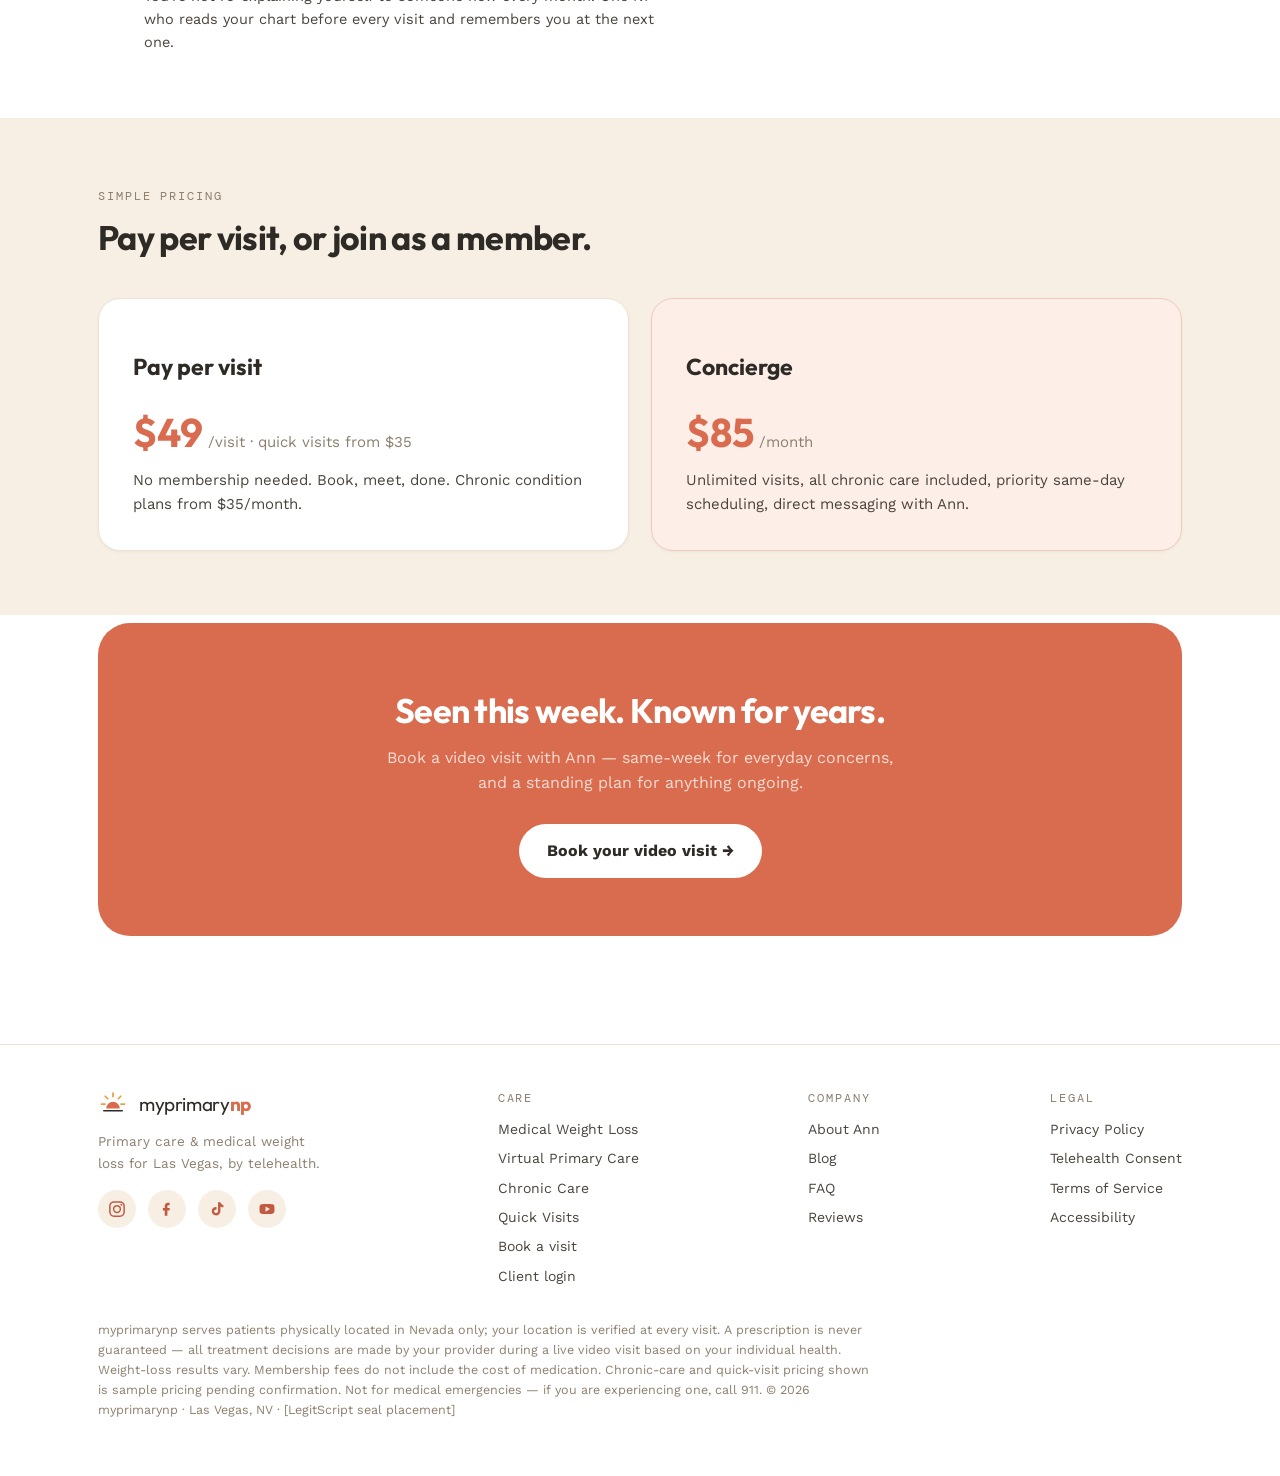
<file: primary-care.html>
<!DOCTYPE html>
<html lang="en">
<head>
<meta charset="utf-8">
<meta name="viewport" content="width=device-width, initial-scale=1">
<title>Virtual Primary Care — myprimarynp Las Vegas</title>
<meta name="description" content="Telehealth primary care for Las Vegas: chronic condition management from $35/mo, same-week quick visits from $35, labs, and refills — with the same NP every time.">
<link rel="preconnect" href="https://fonts.googleapis.com">
<link href="https://fonts.googleapis.com/css2?family=Outfit:wght@400;500;700&family=Work+Sans:ital,wght@0,400;0,500;0,700;1,400&family=DM+Mono&display=swap" rel="stylesheet">
<link rel="stylesheet" href="styles.css">
<link rel="icon" type="image/svg+xml" href='data:image/svg+xml,<svg xmlns="http://www.w3.org/2000/svg" viewBox="0 0 120 120"><rect x="4" y="4" width="112" height="112" rx="28" fill="%23D96C4F"/><g stroke="%23FAF4EA" stroke-width="7" stroke-linecap="round"><line x1="60" y1="24" x2="60" y2="36"/><line x1="34" y1="35" x2="43" y2="44"/><line x1="86" y1="35" x2="77" y2="44"/></g><path d="M 36 80 A 24 24 0 0 1 84 80 Z" fill="%23FAF4EA"/><rect x="28" y="86" width="64" height="6" rx="3" fill="%23FAF4EA"/></svg>'>
</head>
<body>
<div class="demo-note">Demo preview · myprimarynp.com · sample content &amp; reviews for design purposes</div>
<nav class="top">
  <div class="wrap nav-inner">
    <a class="logo" href="index.html"><svg width="38" height="38" viewBox="0 0 120 120"><g stroke="#E9A23B" stroke-width="7" stroke-linecap="round"><line x1="60" y1="16" x2="60" y2="30"/><line x1="29" y1="29" x2="39" y2="39"/><line x1="91" y1="29" x2="81" y2="39"/><line x1="14" y1="60" x2="28" y2="60"/><line x1="106" y1="60" x2="92" y2="60"/></g><path d="M 33 78 A 27 27 0 0 1 87 78 Z" fill="#D96C4F"/><rect x="20" y="84" width="80" height="6" rx="3" fill="#2E2A26"/></svg><span class="word">myprimary<b>np</b></span></a>
    <div class="nav-links">
      <div class="dropdown">
        <a href="#">Services</a>
        <div class="menu">
          <a href="weight-loss.html"><b>Medical Weight Loss</b><small>GLP-1 programs · $129/mo</small></a>
          <a href="primary-care.html"><b>Virtual Primary Care</b><small>Visits from $49</small></a>
          <a href="primary-care.html#chronic"><b>Chronic Care</b><small>Ongoing plans from $35/mo</small></a>
          <a href="primary-care.html#quick"><b>Quick Visits</b><small>Same-week care from $35</small></a>
        </div>
      </div>
      <a href="blog.html">Blog</a>
      <a href="faq.html">FAQ</a>
      <a href="index.html#reviews">Reviews</a>
      <a href="portal.html" style="font-weight:700">Client login</a>
      <a class="btn btn-clay btn-sm" href="book.html">Book a visit →</a>
    </div>
  </div>
</nav>
<header class="hero" style="padding-bottom:48px"><div class="wrap hero-grid">
  <div>
    <span class="badge">Virtual Primary Care · Las Vegas</span>
    <h1 style="margin-top:20px">A primary care provider who actually knows you. From your couch.</h1>
    <p class="lead">Same-week video visits with the same NP every time. Ongoing plans for chronic conditions, flat-price quick visits for the everyday stuff, and $85/month concierge if you want it all covered.</p>
    <div style="display:flex;gap:16px;flex-wrap:wrap">
      <a class="btn btn-clay" href="book.html">Book a visit →</a>
      <a class="btn btn-ghost" href="#chronic">See what we treat</a>
    </div>
  </div>
  <div style="max-width:420px;justify-self:end;width:100%">
      <div class="card" style="padding:36px;text-align:center">
        <div style="width:96px;height:96px;border-radius:50%;background:var(--linen-2);margin:0 auto 18px;display:flex;align-items:center;justify-content:center"><svg width="58" height="58" viewBox="0 0 120 120"><circle cx="60" cy="44" r="22" fill="#D96C4F"/><path d="M 20 104 a 40 34 0 0 1 80 0 Z" fill="#8FA98B"/></svg></div>
        <h3 class="card-t" style="margin:0 0 4px;font-size:22px">Meet Ann</h3>
        <div class="mono" style="margin-bottom:14px">DNP, APRN, FNP-C · Las Vegas</div>
        <p style="font-size:14.5px;color:var(--ink-soft);margin-bottom:20px">Your nurse practitioner at every visit — first one to last. No rotating cast, no re-explaining your history.</p>
        <div style="display:flex;gap:10px;justify-content:center;flex-wrap:wrap;margin-bottom:22px"><span class="badge">Doctorally prepared</span><span class="badge">Licensed in Nevada</span></div>
        <a class="btn btn-clay" style="width:100%;justify-content:center" href="book.html">Book with Ann →</a>
        <div class="mono" style="font-size:10.5px;margin-top:12px">Same-week availability</div>
      </div>
    </div>
    </div></header>

<section id="chronic" style="padding-top:24px"><div class="wrap">
  <div class="sec-head"><span class="mono">Ongoing care</span><h2>Chronic conditions, managed continuously — <em>not just refilled.</em></h2>
  <p style="margin-top:14px;color:var(--ink-soft);font-size:16.5px">If you're on long-term medication, this becomes your regular care team: tracking labs, adjusting doses, and catching problems before they become urgent.</p></div>
  <div class="cards3">
    <div class="svc-card"><span class="svc-tag">Rx + labs</span><h3>Hypertension</h3><p>Blood pressure monitoring, medication management, and home-cuff tracking between visits.</p><div class="svc-meta"><span>Quarterly check-ins</span><span class="price">From $39/mo</span></div></div>
    <div class="svc-card"><span class="svc-tag">Rx + labs</span><h3>Type 2 diabetes</h3><p>A1c monitoring, medication titration, and continuous glucose monitor support.</p><div class="svc-meta"><span>Quarterly labs</span><span class="price">From $49/mo</span></div></div>
    <div class="svc-card"><span class="svc-tag">Rx + labs</span><h3>High cholesterol</h3><p>Lipid panel review and statin or non-statin therapy adjusted to your numbers.</p><div class="svc-meta"><span>Biannual labs</span><span class="price">From $35/mo</span></div></div>
    <div class="svc-card"><span class="svc-tag">Rx + labs</span><h3>Thyroid disorders</h3><p>TSH monitoring and dose adjustment for hypo- or hyperthyroidism.</p><div class="svc-meta"><span>Biannual labs</span><span class="price">From $35/mo</span></div></div>
    <div class="svc-card"><span class="svc-tag">Rx</span><h3>Asthma &amp; COPD</h3><p>Inhaler management, refills, and action plans for flare-ups.</p><div class="svc-meta"><span>As-needed visits</span><span class="price">From $35/mo</span></div></div>
    <div class="svc-card"><span class="svc-tag">Rx</span><h3>Anxiety &amp; depression</h3><p>First-line medication management and ongoing monitoring, with therapy referrals as needed.</p><div class="svc-meta"><span>Monthly check-ins</span><span class="price">From $45/mo</span></div></div>
  </div>
  <p class="svc-note">Managing more than one condition? <b>Concierge membership ($85/mo)</b> covers unlimited visits and all your chronic care in one plan — usually the better deal from two conditions up.</p>
</div></section>

<section id="quick" class="alt-bg"><div class="wrap">
  <div class="sec-head"><span class="mono">Same-week, no drama</span><h2>The everyday stuff, <em>handled fast.</em></h2>
  <p style="margin-top:14px;color:var(--ink-soft);font-size:16.5px">Most of what sends people to urgent care doesn't need urgent care. These are flat-price video visits, usually same-week — often same-day.</p></div>
  <div class="cards3">
    <div class="svc-card"><span class="svc-tag">Treatment</span><h3>UTI treatment</h3><p>Symptom-based diagnosis and same-day antibiotic prescription, sent to your pharmacy.</p><div class="svc-meta"><span>~15 min visit</span><span class="price">$45</span></div></div>
    <div class="svc-card"><span class="svc-tag">Testing</span><h3>STI testing &amp; treatment</h3><p>Confidential lab testing at a location near you, with treatment prescribed the same visit.</p><div class="svc-meta"><span>Lab + visit</span><span class="price">From $69</span></div></div>
    <div class="svc-card"><span class="svc-tag">Treatment</span><h3>Cold, flu &amp; sinus infections</h3><p>Upper respiratory symptoms reviewed and treated, with guidance on what to watch for.</p><div class="svc-meta"><span>~15 min visit</span><span class="price">$45</span></div></div>
    <div class="svc-card"><span class="svc-tag">Testing</span><h3>TB testing</h3><p>TB blood test ordered for work, school, or volunteer clearance, with results delivered digitally.</p><div class="svc-meta"><span>Lab order</span><span class="price">From $39</span></div></div>
    <div class="svc-card"><span class="svc-tag">Rx</span><h3>Birth control</h3><p>New prescriptions or refills for the pill, patch, or ring — no in-person exam required.</p><div class="svc-meta"><span>~10 min visit</span><span class="price">$35</span></div></div>
    <div class="svc-card"><span class="svc-tag">Treatment</span><h3>Skin issues</h3><p>Acne, rashes, and minor skin infections assessed on video (photos help), treated by prescription.</p><div class="svc-meta"><span>~15 min visit</span><span class="price">$45</span></div></div>
  </div>
  <p class="svc-note">Something else? A standard visit is <b>$49</b> — if we can treat it by telehealth, we will; if you need in-person care, we'll tell you straight and point you to the right place.</p>
</div></section>

<section id="why"><div class="wrap why-grid">
  <div>
    <span class="mono">Why an NP-led practice</span>
    <h2>Full prescriptive authority. More time with you.</h2>
    <div class="why-list">
      <div class="why-item"><span class="why-num">01</span><div><h4>Independent practice authority</h4><p>Nevada is a full-practice-authority state — Ann diagnoses, treats, and prescribes under her own license. No referrals to wait on, no physician sign-off slowing down your care.</p></div></div>
      <div class="why-item"><span class="why-num">02</span><div><h4>Doctorally prepared &amp; board-certified</h4><p>Ann is a DNP, board-certified as a family nurse practitioner (FNP-C), and carries independent malpractice coverage — the same accountability you'd expect from any clinic.</p></div></div>
      <div class="why-item"><span class="why-num">03</span><div><h4>Continuity, on purpose</h4><p>You're not re-explaining yourself to someone new every month. One NP who reads your chart before every visit and remembers you at the next one.</p></div></div>
    </div>
  </div>
  <div class="why-quote">
    <span class="mono">From a patient</span>
    <blockquote>"My blood pressure meds finally got adjusted to something that actually works — because someone was tracking it."</blockquote>
    <cite>— Rosa P., chronic care member · sample review for demo</cite>
  </div>
</div></section>

<section class="alt-bg"><div class="wrap">
  <div class="sec-head"><span class="mono">Simple pricing</span><h2>Pay per visit, or join as a member.</h2></div>
  <div class="cards2">
    <div class="card" style="padding:34px"><h3 class="card-t" style="font-size:23px">Pay per visit</h3><div class="price">$49<small> /visit · quick visits from $35</small></div><p>No membership needed. Book, meet, done. Chronic condition plans from $35/month.</p></div>
    <div class="card hl" style="padding:34px"><h3 class="card-t" style="font-size:23px">Concierge</h3><div class="price">$85<small> /month</small></div><p>Unlimited visits, all chronic care included, priority same-day scheduling, direct messaging with Ann.</p></div>
  </div>
</div></section>

<section style="padding-top:8px">
  <div class="wrap"><div class="band"><h2>Seen this week. Known for years.</h2><p>Book a video visit with Ann — same-week for everyday concerns, and a standing plan for anything ongoing.</p><a class="btn" href="book.html">Book your video visit →</a></div></div>
</section>

<footer>
  <div class="wrap">
    <div class="foot-grid">
      <div>
        <a class="logo" href="index.html"><svg width="30" height="30" viewBox="0 0 120 120"><g stroke="#E9A23B" stroke-width="7" stroke-linecap="round"><line x1="60" y1="16" x2="60" y2="30"/><line x1="29" y1="29" x2="39" y2="39"/><line x1="91" y1="29" x2="81" y2="39"/><line x1="14" y1="60" x2="28" y2="60"/><line x1="106" y1="60" x2="92" y2="60"/></g><path d="M 33 78 A 27 27 0 0 1 87 78 Z" fill="#D96C4F"/><rect x="20" y="84" width="80" height="6" rx="3" fill="#2E2A26"/></svg><span class="word" style="font-size:19px">myprimary<b>np</b></span></a>
        <p style="font-size:13.5px;color:var(--ink-mute);margin-top:12px;max-width:230px">Primary care &amp; medical weight loss for Las Vegas, by telehealth.</p>
        <div class="social">
  <a href="#" aria-label="Instagram"><svg width="18" height="18" viewBox="0 0 24 24" fill="none" stroke="#C25A3F" stroke-width="2" stroke-linecap="round"><rect x="2.5" y="2.5" width="19" height="19" rx="5.5"/><circle cx="12" cy="12" r="4.5"/><circle cx="17.8" cy="6.2" r="1.3" fill="#C25A3F" stroke="none"/></svg></a>
  <a href="#" aria-label="Facebook"><svg width="18" height="18" viewBox="0 0 24 24" fill="#C25A3F"><path d="M15.5 3.5H13c-2.2 0-4 1.8-4 4v3H6.5v3.5H9V21h3.5v-7h2.7l.55-3.5H12.5v-2.4c0-.6.5-1.1 1.1-1.1h1.9z"/></svg></a>
  <a href="#" aria-label="TikTok"><svg width="18" height="18" viewBox="0 0 24 24" fill="#C25A3F"><path d="M16.6 3c.4 1.9 1.7 3.4 3.9 3.7v3.1c-1.5 0-2.8-.4-3.9-1.2v5.9c0 3.7-2.6 6-5.9 6-3.1 0-5.7-2.2-5.7-5.5 0-3.6 3-5.8 6.4-5.5v3.2c-1.6-.4-3.2.6-3.2 2.3 0 1.5 1.2 2.4 2.5 2.4 1.5 0 2.7-1 2.7-3.1V3z"/></svg></a>
  <a href="#" aria-label="YouTube"><svg width="18" height="18" viewBox="0 0 24 24" fill="#C25A3F"><path d="M22 12c0-2.2-.2-3.8-.5-4.6-.3-.9-1-1.5-1.9-1.7C17.9 5.3 12 5.3 12 5.3s-5.9 0-7.6.4c-.9.2-1.6.8-1.9 1.7C2.2 8.2 2 9.8 2 12s.2 3.8.5 4.6c.3.9 1 1.4 1.9 1.7 1.7.4 7.6.4 7.6.4s5.9 0 7.6-.4c-.9-.2 1.6-.8 1.9-1.7.3-.8.5-2.4.5-4.6zM10 15.5v-7l6 3.5z"/></svg></a>
</div>
      </div>
      <div class="col"><div class="mono">Care</div><a href="weight-loss.html">Medical Weight Loss</a><a href="primary-care.html">Virtual Primary Care</a><a href="primary-care.html#chronic">Chronic Care</a><a href="primary-care.html#quick">Quick Visits</a><a href="book.html">Book a visit</a><a href="portal.html">Client login</a></div>
      <div class="col"><div class="mono">Company</div><a href="index.html#about">About Ann</a><a href="blog.html">Blog</a><a href="faq.html">FAQ</a><a href="index.html#reviews">Reviews</a></div>
      <div class="col"><div class="mono">Legal</div><a href="#">Privacy Policy</a><a href="#">Telehealth Consent</a><a href="#">Terms of Service</a><a href="#">Accessibility</a></div>
    </div>
    <p class="disclaimer">myprimarynp serves patients physically located in Nevada only; your location is verified at every visit. A prescription is never guaranteed — all treatment decisions are made by your provider during a live video visit based on your individual health. Weight-loss results vary. Membership fees do not include the cost of medication. Chronic-care and quick-visit pricing shown is sample pricing pending confirmation. Not for medical emergencies — if you are experiencing one, call 911. © 2026 myprimarynp · Las Vegas, NV · [LegitScript seal placement]</p>
  </div>
</footer>
<script src="chat.js" defer></script>
</body>
</html>
</file>
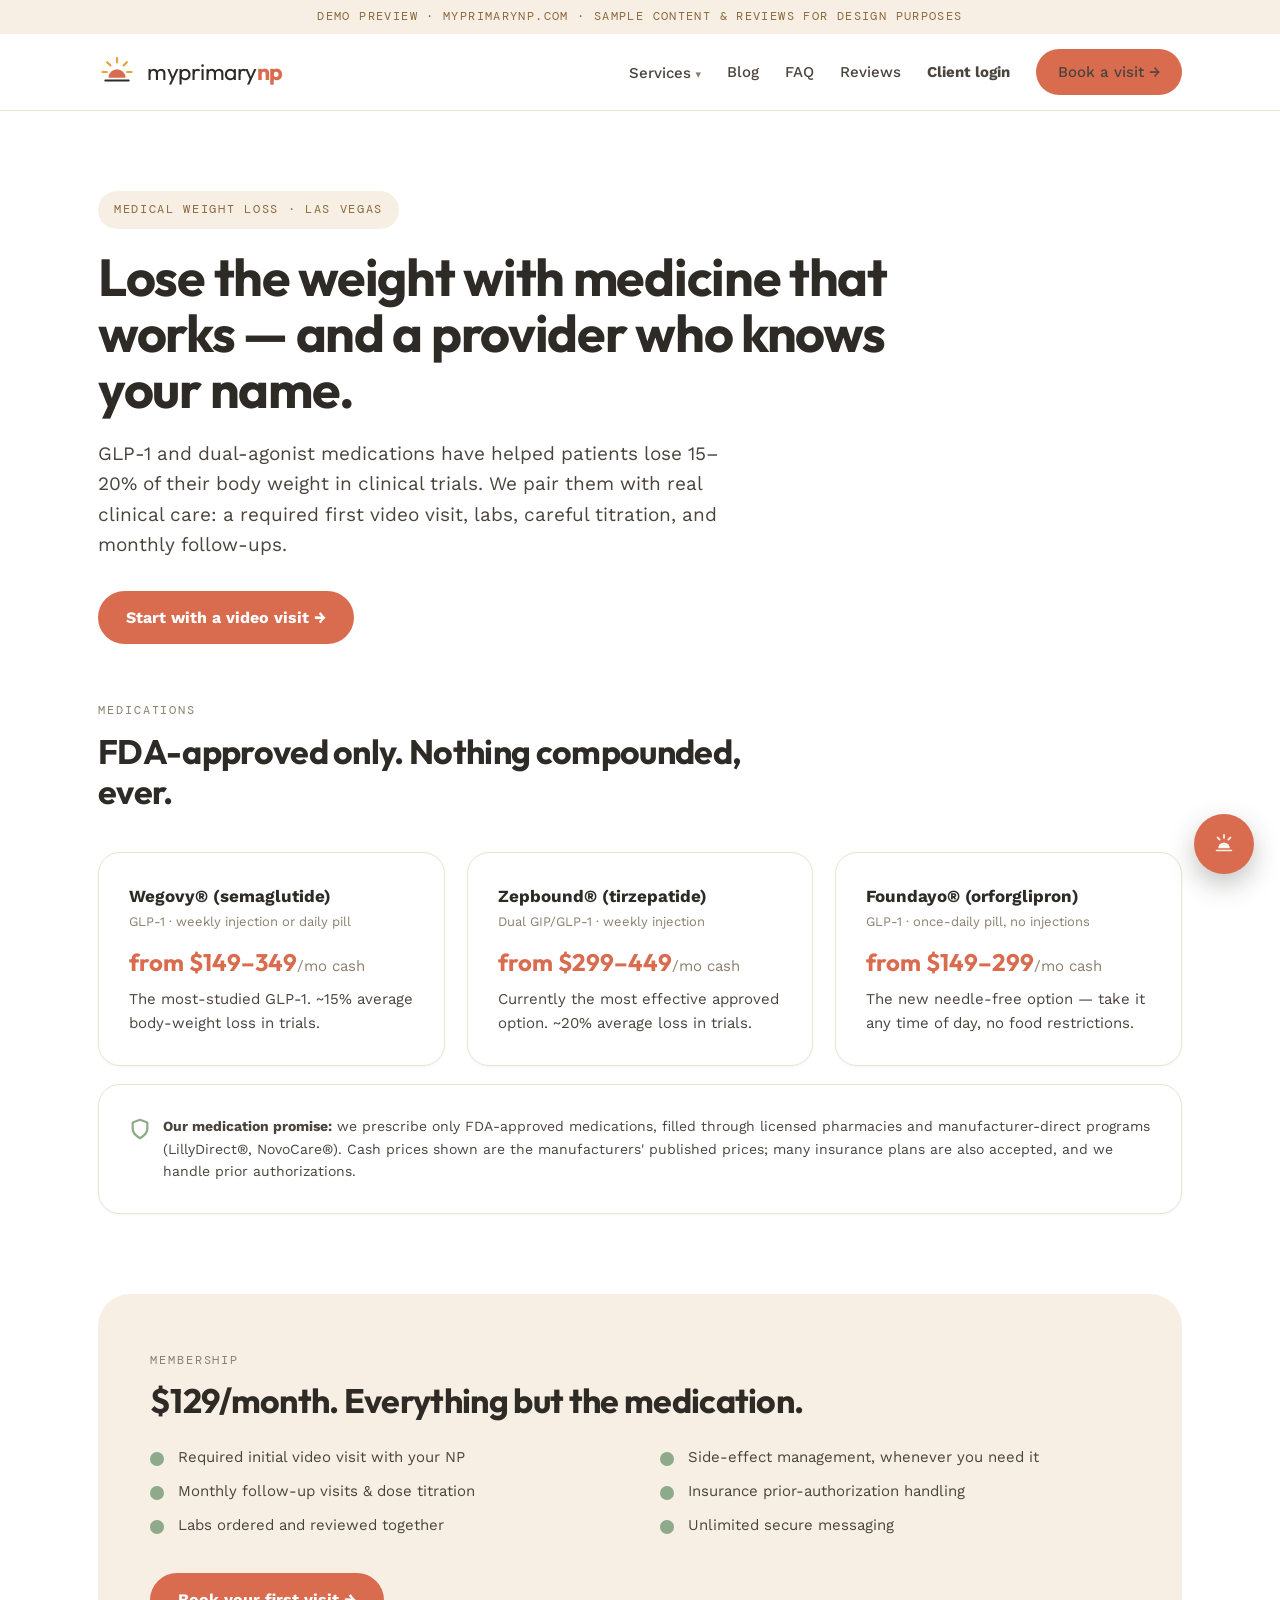
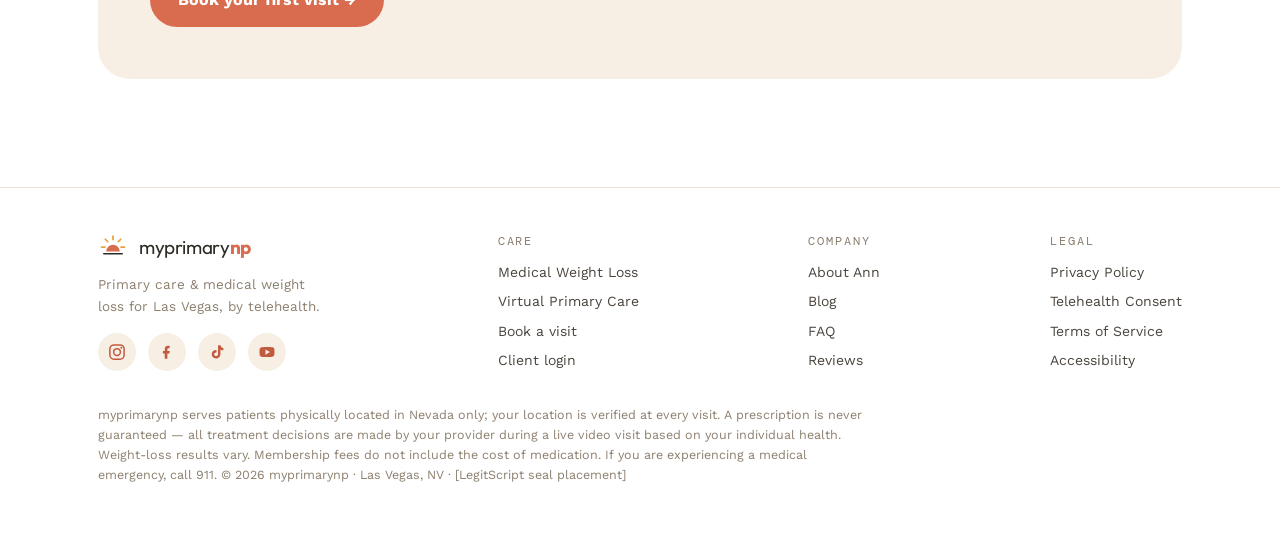
<file: weight-loss.html>
<!DOCTYPE html>
<html lang="en">
<head>
<meta charset="utf-8">
<meta name="viewport" content="width=device-width, initial-scale=1">
<title>Medical Weight Loss — myprimarynp Las Vegas</title>
<meta name="description" content="GLP-1 weight loss program in Las Vegas: Wegovy, Zepbound, and oral options with a real video visit, $129/month membership.">
<link rel="preconnect" href="https://fonts.googleapis.com">
<link href="https://fonts.googleapis.com/css2?family=Outfit:wght@400;500;700&family=Work+Sans:ital,wght@0,400;0,500;0,700;1,400&family=DM+Mono&display=swap" rel="stylesheet">
<link rel="stylesheet" href="styles.css">
<link rel="icon" type="image/svg+xml" href='data:image/svg+xml,<svg xmlns="http://www.w3.org/2000/svg" viewBox="0 0 120 120"><rect x="4" y="4" width="112" height="112" rx="28" fill="%23D96C4F"/><g stroke="%23FAF4EA" stroke-width="7" stroke-linecap="round"><line x1="60" y1="24" x2="60" y2="36"/><line x1="34" y1="35" x2="43" y2="44"/><line x1="86" y1="35" x2="77" y2="44"/></g><path d="M 36 80 A 24 24 0 0 1 84 80 Z" fill="%23FAF4EA"/><rect x="28" y="86" width="64" height="6" rx="3" fill="%23FAF4EA"/></svg>'>
</head>
<body>
<div class="demo-note">Demo preview · myprimarynp.com · sample content &amp; reviews for design purposes</div>
<nav class="top">
  <div class="wrap nav-inner">
    <a class="logo" href="index.html"><svg width="38" height="38" viewBox="0 0 120 120"><g stroke="#E9A23B" stroke-width="7" stroke-linecap="round"><line x1="60" y1="16" x2="60" y2="30"/><line x1="29" y1="29" x2="39" y2="39"/><line x1="91" y1="29" x2="81" y2="39"/><line x1="14" y1="60" x2="28" y2="60"/><line x1="106" y1="60" x2="92" y2="60"/></g><path d="M 33 78 A 27 27 0 0 1 87 78 Z" fill="#D96C4F"/><rect x="20" y="84" width="80" height="6" rx="3" fill="#2E2A26"/></svg><span class="word">myprimary<b>np</b></span></a>
    <div class="nav-links">
      <div class="dropdown">
        <a href="#">Services</a>
        <div class="menu">
          <a href="weight-loss.html"><b>Medical Weight Loss</b><small>GLP-1 programs · $129/mo</small></a>
          <a href="primary-care.html"><b>Virtual Primary Care</b><small>Visits from $49</small></a>
          <a href="primary-care.html#chronic"><b>Chronic Care</b><small>Ongoing plans from $35/mo</small></a>
          <a href="primary-care.html#quick"><b>Quick Visits</b><small>Same-week care from $35</small></a>
        </div>
      </div>
      <a href="blog.html">Blog</a>
      <a href="faq.html">FAQ</a>
      <a href="index.html#reviews">Reviews</a>
      <a href="portal.html" style="font-weight:700">Client login</a>
      <a class="btn btn-clay btn-sm" href="book.html">Book a visit →</a>
    </div>
  </div>
</nav>
<header class="hero" style="padding-bottom:36px"><div class="wrap">
  <span class="badge">Medical Weight Loss · Las Vegas</span>
  <h1 style="margin-top:20px;max-width:800px">Lose the weight with medicine that works — and a provider who knows your name.</h1>
  <p class="lead" style="max-width:640px">GLP-1 and dual-agonist medications have helped patients lose 15–20% of their body weight in clinical trials. We pair them with real clinical care: a required first video visit, labs, careful titration, and monthly follow-ups.</p>
  <a class="btn btn-clay" href="book.html">Start with a video visit →</a>
</div></header>
<section style="padding-top:16px"><div class="wrap">
  <div class="sec-head"><span class="mono">Medications</span><h2>FDA-approved only. Nothing compounded, ever.</h2></div>
  <div class="cards3">
    <div class="card"><b style="font-size:17px">Wegovy® (semaglutide)</b><div style="font-size:13px;color:var(--ink-mute);margin:2px 0 10px">GLP-1 · weekly injection or daily pill</div><div class="price" style="font-size:24px;margin:6px 0">from $149–349<small>/mo cash</small></div><p>The most-studied GLP-1. ~15% average body-weight loss in trials.</p></div>
    <div class="card"><b style="font-size:17px">Zepbound® (tirzepatide)</b><div style="font-size:13px;color:var(--ink-mute);margin:2px 0 10px">Dual GIP/GLP-1 · weekly injection</div><div class="price" style="font-size:24px;margin:6px 0">from $299–449<small>/mo cash</small></div><p>Currently the most effective approved option. ~20% average loss in trials.</p></div>
    <div class="card"><b style="font-size:17px">Foundayo® (orforglipron)</b><div style="font-size:13px;color:var(--ink-mute);margin:2px 0 10px">GLP-1 · once-daily pill, no injections</div><div class="price" style="font-size:24px;margin:6px 0">from $149–299<small>/mo cash</small></div><p>The new needle-free option — take it any time of day, no food restrictions.</p></div>
  </div>
  <div class="card" style="margin-top:18px;display:flex;gap:12px;align-items:flex-start"><svg width="22" height="22" viewBox="0 0 24 24" fill="none" stroke="#8FA98B" stroke-width="2.4" stroke-linecap="round" stroke-linejoin="round" style="flex-shrink:0;margin-top:3px"><path d="M12 22s8-4 8-10V5l-8-3-8 3v7c0 6 8 10 8 10z"/></svg><p style="font-size:14px"><b>Our medication promise:</b> we prescribe only FDA-approved medications, filled through licensed pharmacies and manufacturer-direct programs (LillyDirect®, NovoCare®). Cash prices shown are the manufacturers' published prices; many insurance plans are also accepted, and we handle prior authorizations.</p></div>
</div></section>
<section style="padding-top:16px"><div class="wrap">
  <div class="panel">
    <div class="sec-head" style="margin-bottom:24px"><span class="mono">Membership</span><h2>$129/month. Everything but the medication.</h2></div>
    <ul class="feat" style="columns:2;gap:40px">
      <li>Required initial video visit with your NP</li>
      <li>Monthly follow-up visits &amp; dose titration</li>
      <li>Labs ordered and reviewed together</li>
      <li>Side-effect management, whenever you need it</li>
      <li>Insurance prior-authorization handling</li>
      <li>Unlimited secure messaging</li>
    </ul>
    <a class="btn btn-clay" href="book.html">Book your first visit →</a>
  </div>
</div></section>
<footer>
  <div class="wrap">
    <div class="foot-grid">
      <div>
        <a class="logo" href="index.html"><svg width="30" height="30" viewBox="0 0 120 120"><g stroke="#E9A23B" stroke-width="7" stroke-linecap="round"><line x1="60" y1="16" x2="60" y2="30"/><line x1="29" y1="29" x2="39" y2="39"/><line x1="91" y1="29" x2="81" y2="39"/><line x1="14" y1="60" x2="28" y2="60"/><line x1="106" y1="60" x2="92" y2="60"/></g><path d="M 33 78 A 27 27 0 0 1 87 78 Z" fill="#D96C4F"/><rect x="20" y="84" width="80" height="6" rx="3" fill="#2E2A26"/></svg><span class="word" style="font-size:19px">myprimary<b>np</b></span></a>
        <p style="font-size:13.5px;color:var(--ink-mute);margin-top:12px;max-width:230px">Primary care &amp; medical weight loss for Las Vegas, by telehealth.</p>
        <div class="social">
  <a href="#" aria-label="Instagram"><svg width="18" height="18" viewBox="0 0 24 24" fill="none" stroke="#C25A3F" stroke-width="2" stroke-linecap="round"><rect x="2.5" y="2.5" width="19" height="19" rx="5.5"/><circle cx="12" cy="12" r="4.5"/><circle cx="17.8" cy="6.2" r="1.3" fill="#C25A3F" stroke="none"/></svg></a>
  <a href="#" aria-label="Facebook"><svg width="18" height="18" viewBox="0 0 24 24" fill="#C25A3F"><path d="M15.5 3.5H13c-2.2 0-4 1.8-4 4v3H6.5v3.5H9V21h3.5v-7h2.7l.55-3.5H12.5v-2.4c0-.6.5-1.1 1.1-1.1h1.9z"/></svg></a>
  <a href="#" aria-label="TikTok"><svg width="18" height="18" viewBox="0 0 24 24" fill="#C25A3F"><path d="M16.6 3c.4 1.9 1.7 3.4 3.9 3.7v3.1c-1.5 0-2.8-.4-3.9-1.2v5.9c0 3.7-2.6 6-5.9 6-3.1 0-5.7-2.2-5.7-5.5 0-3.6 3-5.8 6.4-5.5v3.2c-1.6-.4-3.2.6-3.2 2.3 0 1.5 1.2 2.4 2.5 2.4 1.5 0 2.7-1 2.7-3.1V3z"/></svg></a>
  <a href="#" aria-label="YouTube"><svg width="18" height="18" viewBox="0 0 24 24" fill="#C25A3F"><path d="M22 12c0-2.2-.2-3.8-.5-4.6-.3-.9-1-1.5-1.9-1.7C17.9 5.3 12 5.3 12 5.3s-5.9 0-7.6.4c-.9.2-1.6.8-1.9 1.7C2.2 8.2 2 9.8 2 12s.2 3.8.5 4.6c.3.9 1 1.4 1.9 1.7 1.7.4 7.6.4 7.6.4s5.9 0 7.6-.4c-.9-.2 1.6-.8 1.9-1.7.3-.8.5-2.4.5-4.6zM10 15.5v-7l6 3.5z"/></svg></a>
</div>
      </div>
      <div class="col"><div class="mono">Care</div><a href="weight-loss.html">Medical Weight Loss</a><a href="primary-care.html">Virtual Primary Care</a><a href="book.html">Book a visit</a><a href="portal.html">Client login</a></div>
      <div class="col"><div class="mono">Company</div><a href="index.html#about">About Ann</a><a href="blog.html">Blog</a><a href="faq.html">FAQ</a><a href="index.html#reviews">Reviews</a></div>
      <div class="col"><div class="mono">Legal</div><a href="#">Privacy Policy</a><a href="#">Telehealth Consent</a><a href="#">Terms of Service</a><a href="#">Accessibility</a></div>
    </div>
    <p class="disclaimer">myprimarynp serves patients physically located in Nevada only; your location is verified at every visit. A prescription is never guaranteed — all treatment decisions are made by your provider during a live video visit based on your individual health. Weight-loss results vary. Membership fees do not include the cost of medication. If you are experiencing a medical emergency, call 911. © 2026 myprimarynp · Las Vegas, NV · [LegitScript seal placement]</p>
  </div>
</footer>
<script src="chat.js" defer></script>
</body>
</html>
</file>
<file: styles.css>
/* MyprimaryNP — Desert Dawn demo site */
:root{
  --clay:#D96C4F; --clay-dark:#C25A3F; --gold:#E9A23B; --sage:#8FA98B; --sage-dark:#6E8A6A;
  --linen:#FFFFFF; --linen-2:#F7EFE3; --card:#FFFFFF; --line:#ECE3D4;
  --ink:#2E2A26; --ink-soft:#4A443D; --ink-mute:#8C7F6E;
}
*{margin:0;padding:0;box-sizing:border-box}
html{scroll-behavior:smooth}
body{background:var(--linen);color:var(--ink);font-family:'Work Sans',system-ui,sans-serif;line-height:1.6}
.display{font-family:'Outfit',sans-serif;font-weight:700;letter-spacing:-.02em}
.mono{font-family:'DM Mono',monospace;font-size:12px;letter-spacing:.16em;text-transform:uppercase;color:var(--ink-mute)}
.wrap{max-width:1140px;margin:0 auto;padding:0 28px}
a{color:var(--clay)}
.btn{display:inline-flex;align-items:center;gap:8px;font-family:'Work Sans',sans-serif;font-weight:700;font-size:16px;border-radius:999px;padding:14px 28px;text-decoration:none;transition:transform .15s,background .15s;cursor:pointer;border:none}
.btn:hover{transform:translateY(-1px)}
.btn-clay{background:var(--clay);color:var(--card)} .btn-clay:hover{background:var(--clay-dark)}
.btn-ink{background:var(--ink);color:var(--card)}
.btn-ghost{border:2px solid var(--ink);color:var(--ink);background:transparent}
.btn-sm{padding:11px 22px;font-size:15px}
.badge{display:inline-block;font-family:'DM Mono',monospace;font-size:12px;letter-spacing:.14em;text-transform:uppercase;background:var(--linen-2);color:#8C6A3F;padding:9px 16px;border-radius:999px}

/* NAV */
nav.top{position:sticky;top:0;background:rgba(255,255,255,.92);backdrop-filter:blur(8px);border-bottom:1px solid var(--line);z-index:50}
.nav-inner{display:flex;align-items:center;justify-content:space-between;height:76px}
.logo{display:flex;align-items:center;gap:11px;text-decoration:none;color:var(--ink)}
.logo .word{font-family:'Outfit',sans-serif;font-weight:400;font-size:23px;letter-spacing:-.02em}
.logo .word b{color:var(--clay);font-weight:700}
.nav-links{display:flex;gap:26px;align-items:center}
.nav-links>a, .dropdown>a{color:var(--ink-soft);text-decoration:none;font-size:15px;font-weight:500}
.nav-links>a:hover{color:var(--clay)}
.dropdown{position:relative}
.dropdown>a::after{content:' ▾';font-size:11px;color:var(--ink-mute)}
.dropdown .menu{position:absolute;top:34px;left:-14px;background:var(--card);border:1px solid var(--line);border-radius:16px;padding:10px;min-width:230px;display:none;box-shadow:0 12px 30px rgba(46,42,38,.10)}
.dropdown:hover .menu{display:block}
.dropdown .menu a{display:block;padding:11px 14px;border-radius:10px;text-decoration:none;color:var(--ink);font-size:15px}
.dropdown .menu a:hover{background:var(--linen-2)}
.dropdown .menu a small{display:block;color:var(--ink-mute);font-size:12.5px;font-weight:400}

/* HERO + SECTIONS */
.hero{padding:80px 0 64px}
.hero-grid{display:grid;grid-template-columns:1.1fr .9fr;gap:56px;align-items:center}
h1{font-family:'Outfit',sans-serif;font-weight:700;font-size:52px;line-height:1.08;letter-spacing:-.025em}
h1 em,h2 em{font-style:normal;color:var(--clay)}
h2{font-family:'Outfit',sans-serif;font-weight:700;font-size:34px;line-height:1.18;letter-spacing:-.02em;margin-top:10px}
h3.card-t{font-family:'Outfit',sans-serif;font-weight:700;font-size:20px;margin:16px 0 10px}
.lead{font-size:19px;color:var(--ink-soft);margin:22px 0 30px;max-width:540px}
section{padding:64px 0}
.sec-head{max-width:660px;margin-bottom:40px}
.cards3{display:grid;grid-template-columns:repeat(3,1fr);gap:22px}
.cards2{display:grid;grid-template-columns:1fr 1fr;gap:22px}
.card{background:var(--card);border:1px solid var(--line);border-radius:22px;padding:30px;box-shadow:0 1px 3px rgba(46,42,38,.05)}
.card p{font-size:15px;color:var(--ink-soft)}
.icon-tile{width:54px;height:54px;border-radius:16px;display:flex;align-items:center;justify-content:center}
.hl{background:#FDEEE8;border-color:#F0CBBD}

/* PANEL / ART */
.panel{background:var(--linen-2);border-radius:32px;padding:52px}
.hero-art{background:var(--linen-2);border-radius:32px;padding:40px;display:flex;flex-direction:column;align-items:center;gap:24px}
.steps-mini{width:100%;display:flex;flex-direction:column;gap:13px}
.step-mini{display:flex;gap:14px;align-items:center;background:var(--card);border:1px solid var(--line);border-radius:16px;padding:13px 18px;font-size:15px}
.step-mini .n{font-family:'DM Mono',monospace;font-size:12px;color:var(--card);background:var(--clay);width:26px;height:26px;border-radius:50%;display:flex;align-items:center;justify-content:center;flex-shrink:0}

/* REVIEWS */
.gsum{display:flex;align-items:center;gap:18px;margin-bottom:32px;flex-wrap:wrap}
.stars{color:var(--gold);letter-spacing:2px;font-size:18px}
.review{background:var(--card);border:1px solid var(--line);border-radius:20px;padding:24px;box-shadow:0 1px 3px rgba(46,42,38,.05)}
.review .who{display:flex;align-items:center;gap:12px;margin-bottom:10px}
.review .av{width:42px;height:42px;border-radius:50%;display:flex;align-items:center;justify-content:center;color:var(--card);font-family:'Outfit',sans-serif;font-weight:700}
.review .name{font-weight:700;font-size:15px}
.review .when{font-size:12.5px;color:var(--ink-mute)}
.review p{font-size:14.5px;color:var(--ink-soft)}

/* FAQ */
details.faq{background:var(--card);border:1px solid var(--line);border-radius:16px;padding:0;margin-bottom:12px;overflow:hidden}
details.faq summary{list-style:none;cursor:pointer;padding:20px 24px;font-weight:700;font-size:16px;display:flex;justify-content:space-between;align-items:center;gap:16px}
details.faq summary::-webkit-details-marker{display:none}
details.faq summary::after{content:'+';font-family:'Outfit',sans-serif;font-size:22px;color:var(--clay);flex-shrink:0}
details.faq[open] summary::after{content:'–'}
details.faq .a{padding:0 24px 20px;font-size:15px;color:var(--ink-soft)}

/* PRICING */
.price{font-family:'Outfit',sans-serif;font-weight:700;font-size:40px;color:var(--clay);margin:14px 0 4px}
.price small{font-family:'Work Sans',sans-serif;font-weight:400;font-size:15px;color:var(--ink-mute)}
ul.feat{list-style:none;margin:18px 0 26px}
ul.feat li{padding-left:28px;position:relative;margin-bottom:10px;font-size:15px;color:var(--ink-soft)}
ul.feat li::before{content:'';position:absolute;left:0;top:7px;width:14px;height:14px;border-radius:50%;background:var(--sage)}

/* BLOG */
.post-card{background:var(--card);border:1px solid var(--line);border-radius:22px;overflow:hidden;text-decoration:none;color:var(--ink);display:flex;flex-direction:column;transition:transform .15s;box-shadow:0 1px 3px rgba(46,42,38,.05)}
.post-card:hover{transform:translateY(-3px)}
.post-card .thumb{height:170px;display:flex;align-items:center;justify-content:center}
.post-card .pc-body{padding:22px 24px 26px}
.post-card h3{font-family:'Outfit',sans-serif;font-weight:700;font-size:19px;line-height:1.3;margin:10px 0 8px}
.post-card p{font-size:14px;color:var(--ink-soft)}
.byline{display:flex;align-items:center;gap:10px;font-size:13.5px;color:var(--ink-mute);margin-top:14px}
.byline .dot{width:30px;height:30px;border-radius:50%;background:var(--sage);color:var(--card);display:flex;align-items:center;justify-content:center;font-family:'Outfit',sans-serif;font-weight:700;font-size:13px}
article.post{max-width:760px;margin:0 auto;padding:64px 28px}
article.post h1{font-size:40px;margin:16px 0 10px}
article.post h2{font-size:26px;margin:36px 0 12px}
article.post p{margin:16px 0;color:var(--ink-soft);font-size:16.5px}
article.post ul{margin:16px 0 16px 22px;color:var(--ink-soft)}
article.post li{margin-bottom:8px}
.reviewed{background:var(--linen-2);border-radius:14px;padding:14px 18px;font-size:14px;color:var(--ink-soft);margin:26px 0}

/* PORTAL */
.portal-shell{max-width:960px;margin:0 auto}
.login-card{max-width:440px;margin:0 auto;background:var(--card);border:1px solid var(--line);border-radius:24px;padding:40px}
label{font-size:13.5px;font-weight:700;display:block;margin:16px 0 6px}
input,select,textarea{width:100%;padding:13px 16px;border:1.5px solid var(--line);border-radius:12px;background:#fff;font-family:'Work Sans',sans-serif;font-size:15px;color:var(--ink)}
input:focus,select:focus,textarea:focus{outline:2px solid var(--clay);border-color:transparent}
.dash{display:none}
.dash.on{display:block}
.dash-grid{display:grid;grid-template-columns:repeat(3,1fr);gap:18px;margin-top:24px}
.stat{background:var(--card);border:1px solid var(--line);border-radius:18px;padding:22px}
.stat .v{font-family:'Outfit',sans-serif;font-weight:700;font-size:28px;color:var(--clay)}
.msg{display:flex;gap:12px;margin-bottom:14px}
.msg .b{background:var(--linen-2);border-radius:14px;padding:12px 16px;font-size:14.5px;max-width:80%}
.msg.me{justify-content:flex-end}
.msg.me .b{background:#FDEEE8}

/* BOOKING */
.book-grid{display:grid;grid-template-columns:1fr 1.2fr;gap:28px;align-items:start}
.cal{display:grid;grid-template-columns:repeat(7,1fr);gap:6px;margin-top:14px}
.cal .dow{font-family:'DM Mono',monospace;font-size:11px;text-transform:uppercase;color:var(--ink-mute);text-align:center;padding:6px 0}
.cal button{aspect-ratio:1;border:1px solid var(--line);background:var(--card);border-radius:10px;font-family:'Work Sans',sans-serif;font-size:14px;cursor:pointer;color:var(--ink)}
.cal button:disabled{opacity:.32;cursor:default}
.cal button:hover:not(:disabled){border-color:var(--clay)}
.cal button.sel{background:var(--clay);color:#fff;border-color:var(--clay);font-weight:700}
.slots{display:flex;flex-wrap:wrap;gap:10px;margin-top:14px}
.slots button{padding:10px 16px;border-radius:999px;border:1.5px solid var(--line);background:var(--card);cursor:pointer;font-size:14px;font-family:'Work Sans',sans-serif}
.slots button:hover{border-color:var(--clay)}
.slots button.sel{background:var(--clay);color:#fff;border-color:var(--clay);font-weight:700}

/* CONDITION / SERVICE CARDS (chronic + quick visits) */
.svc-card{background:var(--card);border:1px solid var(--line);border-radius:22px;padding:26px;box-shadow:0 1px 3px rgba(46,42,38,.05);transition:transform .15s,box-shadow .15s;display:flex;flex-direction:column}
.svc-card:hover{transform:translateY(-2px);box-shadow:0 12px 30px rgba(46,42,38,.10)}
.svc-tag{display:inline-block;font-family:'DM Mono',monospace;font-size:11px;letter-spacing:.14em;text-transform:uppercase;background:var(--linen-2);color:#8C6A3F;padding:4px 10px;border-radius:7px;margin-bottom:14px;align-self:flex-start}
.svc-card h3{font-family:'Outfit',sans-serif;font-weight:700;font-size:19px;margin-bottom:8px}
.svc-card p{font-size:14.5px;color:var(--ink-soft);margin-bottom:18px}
.svc-meta{display:flex;justify-content:space-between;align-items:center;gap:10px;border-top:1px dashed var(--line);padding-top:14px;margin-top:auto;font-size:13px;color:var(--ink-mute)}
.svc-meta .price{font-family:'DM Mono',monospace;font-size:13.5px;color:var(--clay-dark);font-weight:500;white-space:nowrap}
.svc-note{margin-top:22px;font-size:13.5px;color:var(--ink-mute);max-width:640px}
.alt-bg{background:var(--linen-2)}
.alt-bg .svc-tag{background:#fff}

/* VISIT-NOTE CHART CARD (primary-care hero) */
.chart-wrap{position:relative;max-width:440px;justify-self:end;width:100%}
.chart-card{background:var(--card);border:1px solid var(--line);border-radius:22px;box-shadow:0 24px 48px -24px rgba(46,42,38,.30);padding:26px 26px 20px;transform:rotate(1.4deg)}
.chart-head{display:flex;justify-content:space-between;align-items:flex-start;gap:12px;margin-bottom:16px}
.chart-tag{display:inline-block;font-family:'DM Mono',monospace;font-size:10.5px;letter-spacing:.14em;text-transform:uppercase;background:var(--ink);color:var(--card);padding:4px 10px;border-radius:6px}
.chart-card h4{font-family:'Outfit',sans-serif;font-weight:700;font-size:16px;margin:12px 0 2px;color:var(--ink)}
.chart-sub{font-size:13px;color:var(--ink-mute)}
.chart-date{font-family:'DM Mono',monospace;font-size:11px;letter-spacing:.08em;text-transform:uppercase;color:var(--ink-mute);white-space:nowrap}
.chart-svg{margin:14px 0 4px}
.chart-figures{display:flex;justify-content:space-between;gap:12px;border-top:1px dashed var(--line);padding-top:14px;margin-top:8px}
.chart-figures .num{font-family:'DM Mono',monospace;font-size:17px;font-weight:500;color:var(--ink)}
.chart-figures .num.down{color:var(--clay-dark)}
.chart-figures .lbl{display:block;font-family:'DM Mono',monospace;font-size:10px;letter-spacing:.08em;text-transform:uppercase;color:var(--ink-mute);margin-top:2px}
.float-pill{position:absolute;bottom:-16px;left:26px;background:var(--sage-dark);color:#fff;padding:9px 16px;border-radius:999px;box-shadow:0 14px 26px -12px rgba(110,138,106,.6);font-size:13px;font-weight:700;display:flex;align-items:center;gap:7px;transform:rotate(-2deg)}
@media(max-width:900px){
  .chart-wrap{justify-self:start;margin-top:8px}
  .chart-card{transform:none}
}

/* WHY NP-LED */
.why-grid{display:grid;grid-template-columns:1.1fr .9fr;gap:52px;align-items:center}
.why-list{display:flex;flex-direction:column;gap:24px;margin-top:30px}
.why-item{display:flex;gap:16px}
.why-num{font-family:'DM Mono',monospace;font-size:14px;color:var(--clay);font-weight:500;flex-shrink:0;width:30px;padding-top:2px}
.why-item h4{font-family:'Outfit',sans-serif;font-weight:700;font-size:16.5px;margin-bottom:4px}
.why-item p{font-size:14.5px;color:var(--ink-soft)}
.why-quote{background:var(--ink);border-radius:32px;padding:42px;color:#fff}
.why-quote .mono{color:var(--gold);margin-bottom:14px;display:block}
.why-quote blockquote{font-family:'Outfit',sans-serif;font-weight:500;font-size:22px;line-height:1.4;margin-bottom:20px;letter-spacing:-.01em}
.why-quote cite{font-style:normal;color:#C9BFB2;font-size:14px}

@media(max-width:900px){
  .why-grid{grid-template-columns:1fr}
}

/* CTA BAND + FOOTER */
.band{background:var(--clay);border-radius:32px;padding:58px;text-align:center;color:var(--card)}
.band h2{color:var(--card)} .band p{color:#F8DCD2;max-width:520px;margin:14px auto 28px}
.band .btn{background:var(--card);color:var(--ink)}
footer{border-top:1px solid var(--line);padding:44px 0 56px;margin-top:44px}
.foot-grid{display:flex;justify-content:space-between;gap:40px;flex-wrap:wrap}
.foot-grid .col .mono{margin-bottom:10px}
.foot-grid .col a{display:block;color:var(--ink-soft);text-decoration:none;font-size:14px;margin-bottom:7px}
.foot-grid .col a:hover{color:var(--clay)}
.social{display:flex;gap:12px;margin-top:16px}
.social a{width:38px;height:38px;border-radius:50%;background:var(--linen-2);display:flex;align-items:center;justify-content:center;transition:background .15s}
.social a:hover{background:#F0CBBD}
.disclaimer{font-size:12.5px;color:var(--ink-mute);max-width:780px;line-height:1.6;margin-top:26px}
.demo-note{background:#F7EFE3;text-align:center;font-family:'DM Mono',monospace;font-size:11.5px;letter-spacing:.12em;text-transform:uppercase;color:#8C6A3F;padding:8px}

@media(max-width:900px){
  .hero-grid,.cards2,.book-grid,.dash-grid{grid-template-columns:1fr}
  .cards3{grid-template-columns:1fr}
  h1{font-size:38px}
  .nav-links{display:none}
}
</file>
